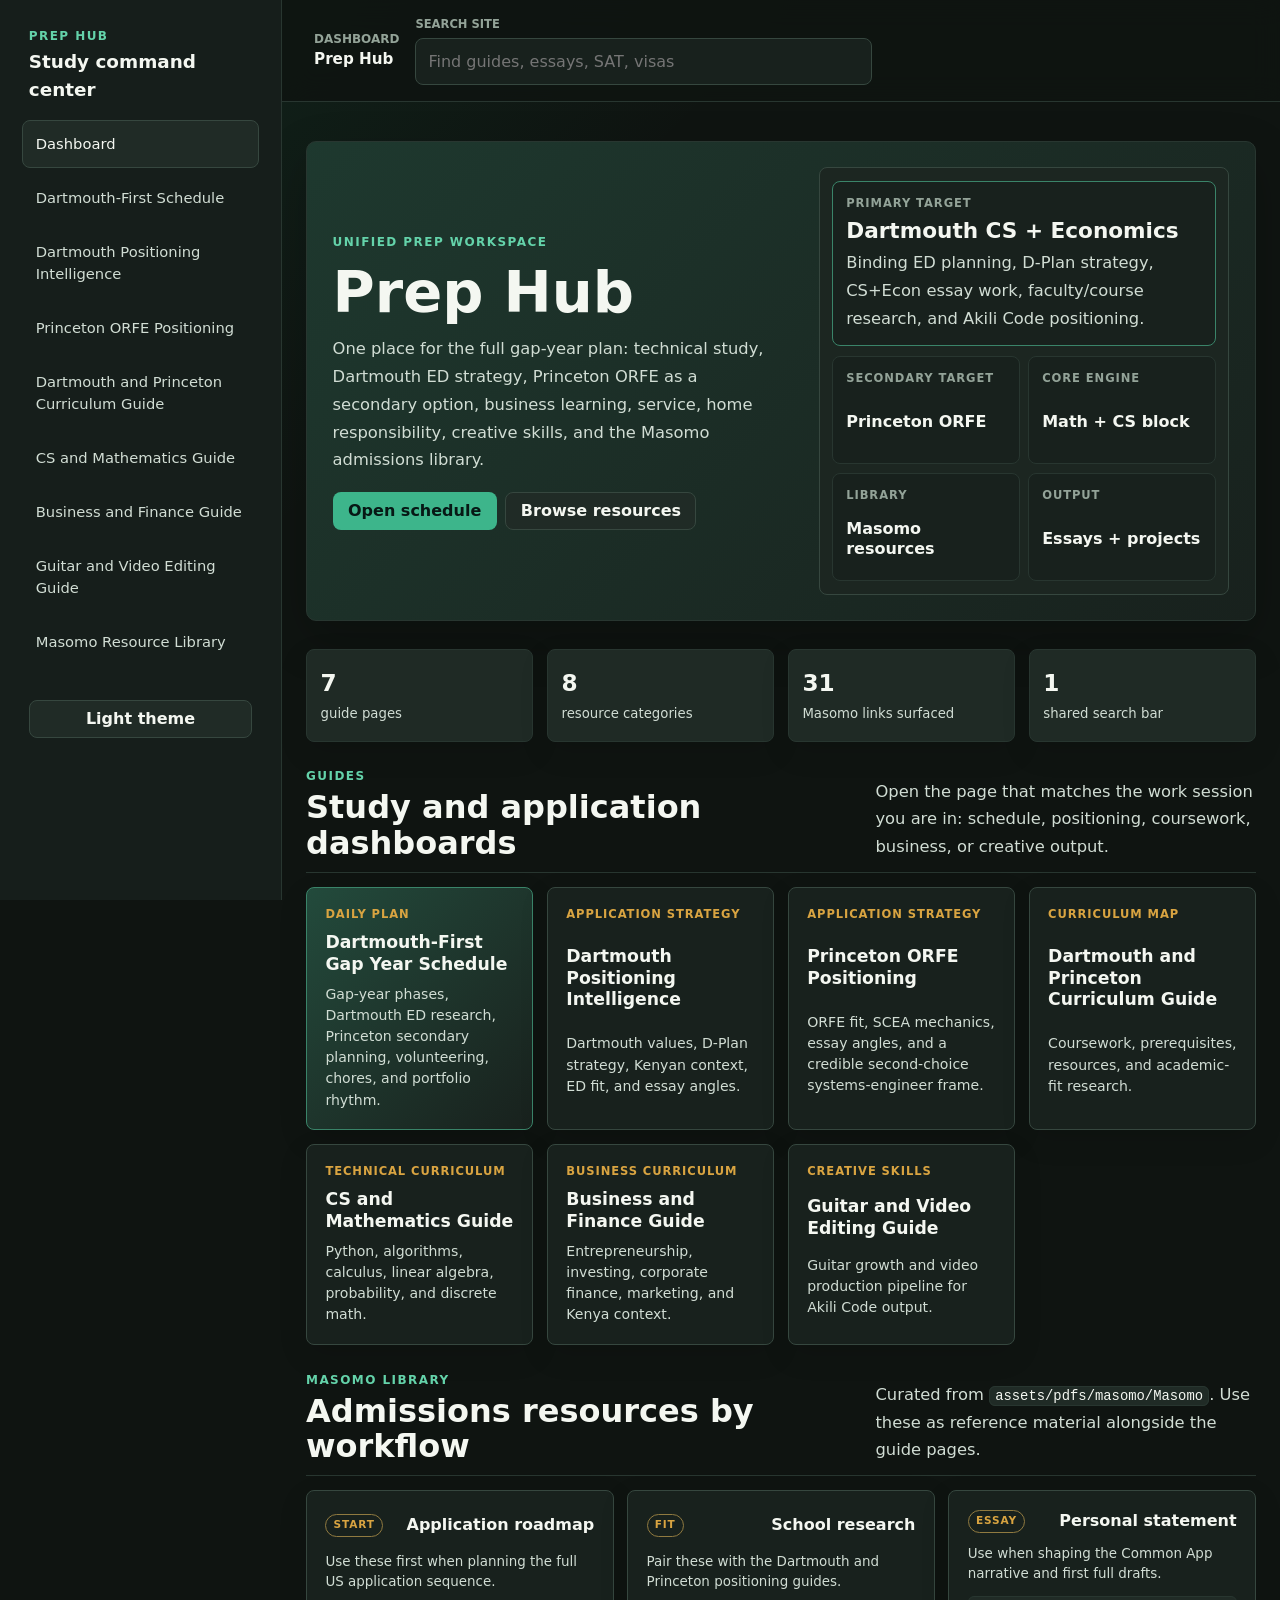
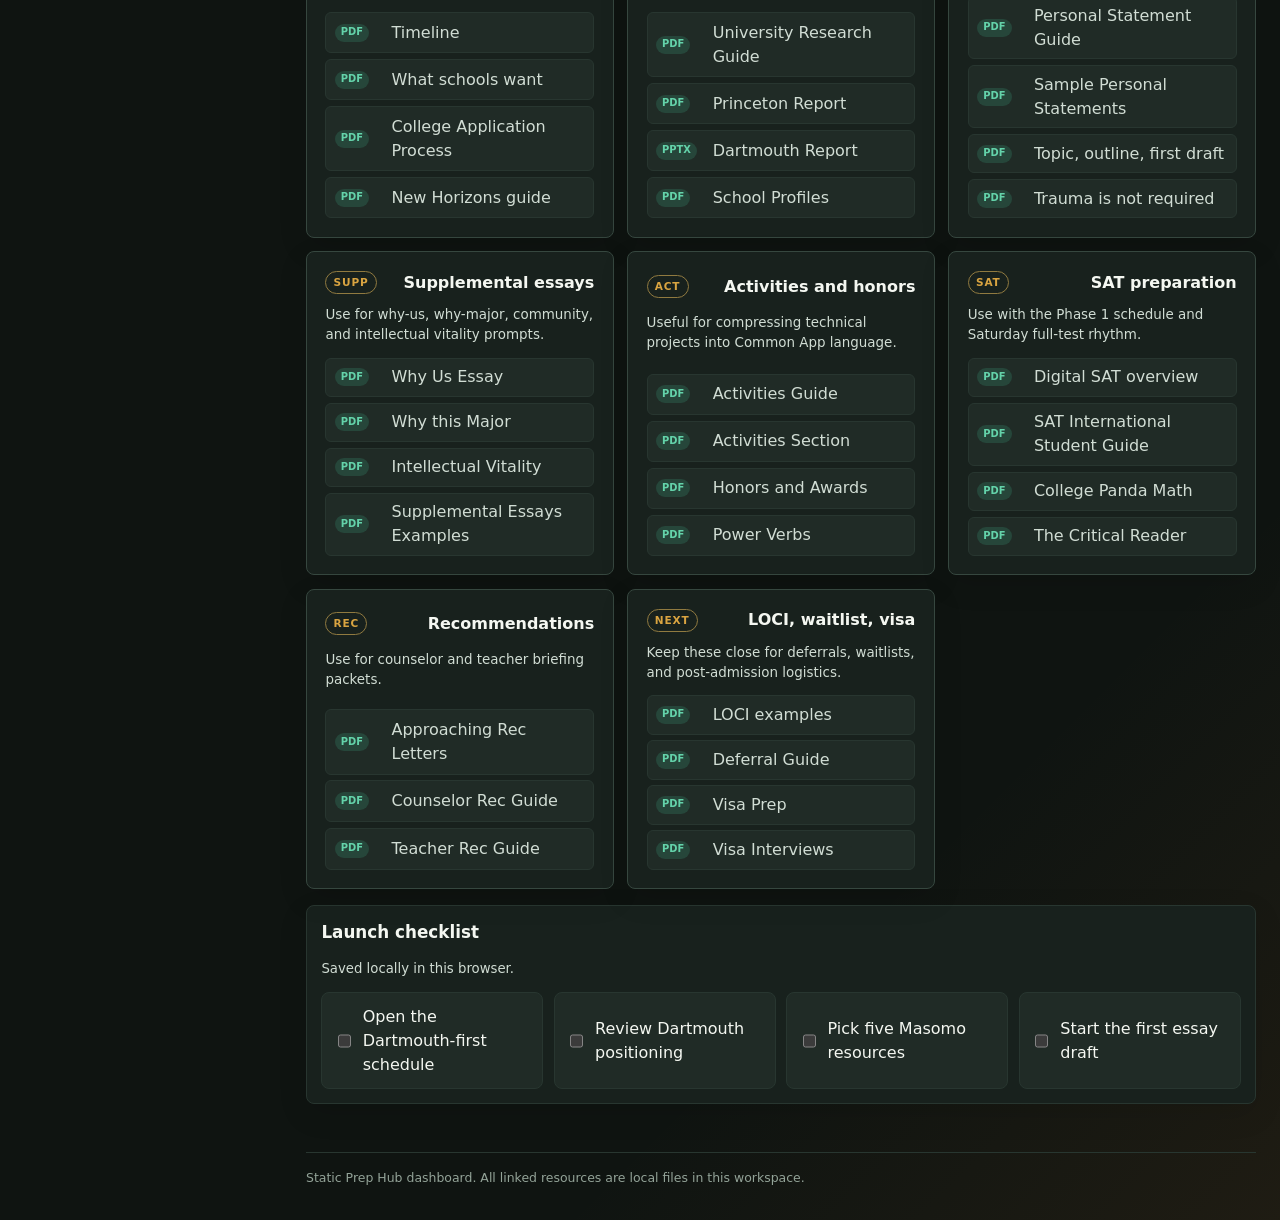
<file: index.html>
<!doctype html>
<html lang="en">
<head>
  <meta charset="utf-8">
  <meta name="viewport" content="width=device-width, initial-scale=1">
  <meta name="description" content="Prep Hub dashboard for study schedules, application positioning guides, and Masomo admissions resources.">
  <title>Prep Hub | Dashboard</title>
  <link rel="stylesheet" href="assets/css/style.css">
  <script src="assets/js/main.js" defer></script>
</head>
<body data-page="index">
  <a class="skip-link" href="#main-content">Skip to main content</a>
  <div class="site-shell">
    <aside class="sidebar" id="site-sidebar">
      <a class="brand" href="index.html">
        <span class="brand-mark">Prep Hub</span>
        <span class="brand-name">Study command center</span>
      </a>
      <nav class="site-nav" aria-label="Guide navigation">
        <a href="index.html" class="active">Dashboard</a>
        <a href="pages/dartmouth_cs_econ_study_schedule.html">Dartmouth-First Schedule</a>
        <a href="pages/dartmouth_positioning_intelligence.html">Dartmouth Positioning Intelligence</a>
        <a href="pages/princeton_orfe_positioning_guide.html">Princeton ORFE Positioning</a>
        <a href="pages/dartmouth_princeton_curriculum_guide.html">Dartmouth and Princeton Curriculum Guide</a>
        <a href="pages/cs_math_full_guide.html">CS and Mathematics Guide</a>
        <a href="pages/business_finance_full_guide.html">Business and Finance Guide</a>
        <a href="pages/guitar_video_editing_guide.html">Guitar and Video Editing Guide</a>
        <a href="#masomo-library">Masomo Resource Library</a>
      </nav>
      <div class="sidebar-tools">
        <button type="button" class="theme-toggle" id="theme-toggle" aria-label="Toggle light theme">Toggle theme</button>
      </div>
    </aside>

    <div class="page-frame">
      <header class="topbar">
        <button type="button" class="menu-toggle" id="menu-toggle" aria-controls="site-sidebar" aria-expanded="false">Menu</button>
        <div class="topbar-title">
          <div class="crumb">Dashboard</div>
          <div class="current-title">Prep Hub</div>
        </div>
        <label class="search-field">
          <span>Search site</span>
          <input id="searchInput" type="search" autocomplete="off" placeholder="Find guides, essays, SAT, visas">
        </label>
      </header>

      <main id="main-content" class="content" tabindex="-1" data-search-scope>
        <header class="dashboard-hero index-hero">
          <div class="hero-copy">
            <div class="eyebrow">Unified prep workspace</div>
            <h1>Prep Hub</h1>
            <p>One place for the full gap-year plan: technical study, Dartmouth ED strategy, Princeton ORFE as a secondary option, business learning, service, home responsibility, creative skills, and the Masomo admissions library.</p>
            <div class="hero-actions">
              <a class="button-link primary-action" href="pages/dartmouth_cs_econ_study_schedule.html">Open schedule</a>
              <a class="button-link" href="#masomo-library">Browse resources</a>
            </div>
          </div>

          <section class="hero-panel" aria-label="Dashboard overview">
            <div class="signal-card signal-primary">
              <span>Primary target</span>
              <strong>Dartmouth CS + Economics</strong>
              <p>Binding ED planning, D-Plan strategy, CS+Econ essay work, faculty/course research, and Akili Code positioning.</p>
            </div>
            <div class="signal-grid">
              <div class="signal-card">
                <span>Secondary target</span>
                <strong>Princeton ORFE</strong>
              </div>
              <div class="signal-card">
                <span>Core engine</span>
                <strong>Math + CS block</strong>
              </div>
              <div class="signal-card">
                <span>Library</span>
                <strong>Masomo resources</strong>
              </div>
              <div class="signal-card">
                <span>Output</span>
                <strong>Essays + projects</strong>
              </div>
            </div>
          </section>
        </header>

        <section class="dashboard-stats compact-stats" aria-label="Site stats">
          <div class="dashboard-stat"><strong>7</strong><span>guide pages</span></div>
          <div class="dashboard-stat"><strong>8</strong><span>resource categories</span></div>
          <div class="dashboard-stat"><strong>31</strong><span>Masomo links surfaced</span></div>
          <div class="dashboard-stat"><strong>1</strong><span>shared search bar</span></div>
        </section>

        <section class="section-block" aria-labelledby="guide-title">
          <div class="section-heading">
            <div>
              <span class="eyebrow">Guides</span>
              <h2 id="guide-title">Study and application dashboards</h2>
            </div>
            <p>Open the page that matches the work session you are in: schedule, positioning, coursework, business, or creative output.</p>
          </div>

          <div class="dashboard-grid guide-grid">
            <a class="dashboard-card nav-card card-feature" href="pages/dartmouth_cs_econ_study_schedule.html" data-search-item>
              <span class="card-eyebrow">Daily plan</span>
              <h3>Dartmouth-First Gap Year Schedule</h3>
              <p>Gap-year phases, Dartmouth ED research, Princeton secondary planning, volunteering, chores, and portfolio rhythm.</p>
            </a>
            <a class="dashboard-card nav-card" href="pages/dartmouth_positioning_intelligence.html" data-search-item>
              <span class="card-eyebrow">Application strategy</span>
              <h3>Dartmouth Positioning Intelligence</h3>
              <p>Dartmouth values, D-Plan strategy, Kenyan context, ED fit, and essay angles.</p>
            </a>
            <a class="dashboard-card nav-card" href="pages/princeton_orfe_positioning_guide.html" data-search-item>
              <span class="card-eyebrow">Application strategy</span>
              <h3>Princeton ORFE Positioning</h3>
              <p>ORFE fit, SCEA mechanics, essay angles, and a credible second-choice systems-engineer frame.</p>
            </a>
            <a class="dashboard-card nav-card" href="pages/dartmouth_princeton_curriculum_guide.html" data-search-item>
              <span class="card-eyebrow">Curriculum map</span>
              <h3>Dartmouth and Princeton Curriculum Guide</h3>
              <p>Coursework, prerequisites, resources, and academic-fit research.</p>
            </a>
            <a class="dashboard-card nav-card" href="pages/cs_math_full_guide.html" data-search-item>
              <span class="card-eyebrow">Technical curriculum</span>
              <h3>CS and Mathematics Guide</h3>
              <p>Python, algorithms, calculus, linear algebra, probability, and discrete math.</p>
            </a>
            <a class="dashboard-card nav-card" href="pages/business_finance_full_guide.html" data-search-item>
              <span class="card-eyebrow">Business curriculum</span>
              <h3>Business and Finance Guide</h3>
              <p>Entrepreneurship, investing, corporate finance, marketing, and Kenya context.</p>
            </a>
            <a class="dashboard-card nav-card" href="pages/guitar_video_editing_guide.html" data-search-item>
              <span class="card-eyebrow">Creative skills</span>
              <h3>Guitar and Video Editing Guide</h3>
              <p>Guitar growth and video production pipeline for Akili Code output.</p>
            </a>
          </div>
        </section>

        <section id="masomo-library" class="section-block" aria-labelledby="masomo-title">
          <div class="section-heading">
            <div>
              <span class="eyebrow">Masomo library</span>
              <h2 id="masomo-title">Admissions resources by workflow</h2>
            </div>
            <p>Curated from <code>assets/pdfs/masomo/Masomo</code>. Use these as reference material alongside the guide pages.</p>
          </div>

          <div class="resource-grid">
            <article class="resource-category" data-search-item>
              <div class="resource-category-head">
                <span class="resource-code">START</span>
                <h3>Application roadmap</h3>
              </div>
              <p>Use these first when planning the full US application sequence.</p>
              <div class="resource-links">
                <a href="assets/pdfs/masomo/Masomo/Step by Step Guide-20250516T192802Z-1-001/Step by Step Guide/1 Timeline.pdf"><span>PDF</span> Timeline</a>
                <a href="assets/pdfs/masomo/Masomo/Step by Step Guide-20250516T192802Z-1-001/Step by Step Guide/3 What schools want.pdf"><span>PDF</span> What schools want</a>
                <a href="assets/pdfs/masomo/Masomo/The Process-20250516T192816Z-1-001/The Process/College Application Process.pdf"><span>PDF</span> College Application Process</a>
                <a href="assets/pdfs/masomo/Masomo/General Guides-20250516T192657Z-1-001/General Guides/New Horizons - A Guide to Applying to US Colleges.pdf"><span>PDF</span> New Horizons guide</a>
              </div>
            </article>

            <article class="resource-category" data-search-item>
              <div class="resource-category-head">
                <span class="resource-code">FIT</span>
                <h3>School research</h3>
              </div>
              <p>Pair these with the Dartmouth and Princeton positioning guides.</p>
              <div class="resource-links">
                <a href="assets/pdfs/masomo/Masomo/General Guides-20250516T192657Z-1-001/General Guides/University Research Guide.pdf"><span>PDF</span> University Research Guide</a>
                <a href="assets/pdfs/masomo/Masomo/Insider Information-20250516T192736Z-1-001/Insider Information/Princeton Report 2.pdf"><span>PDF</span> Princeton Report</a>
                <a href="assets/pdfs/masomo/Masomo/Insider Information-20250516T192736Z-1-001/Insider Information/Dartmouth Report.pptx"><span>PPTX</span> Dartmouth Report</a>
                <a href="assets/pdfs/masomo/Masomo/Insider Information-20250516T192736Z-1-001/Insider Information/School Profiles.pdf"><span>PDF</span> School Profiles</a>
              </div>
            </article>

            <article class="resource-category" data-search-item>
              <div class="resource-category-head">
                <span class="resource-code">ESSAY</span>
                <h3>Personal statement</h3>
              </div>
              <p>Use when shaping the Common App narrative and first full drafts.</p>
              <div class="resource-links">
                <a href="assets/pdfs/masomo/Masomo/Essay Writing-20250516T192652Z-1-001/Essay Writing/Personal Statement Guide.pdf"><span>PDF</span> Personal Statement Guide</a>
                <a href="assets/pdfs/masomo/Masomo/Essay Writing-20250516T192652Z-1-001/Essay Writing/Sample Personal Statements.pdf"><span>PDF</span> Sample Personal Statements</a>
                <a href="assets/pdfs/masomo/Masomo/Essay Writing-20250516T192652Z-1-001/Essay Writing/Picking a Topic, Outlining &amp; Writing a First Draft.pdf"><span>PDF</span> Topic, outline, first draft</a>
                <a href="assets/pdfs/masomo/Masomo/Essay Writing-20250516T192652Z-1-001/Essay Writing/Why You Don’t Have to Write about Trauma in Your College Essay to Stand Out.pdf"><span>PDF</span> Trauma is not required</a>
              </div>
            </article>

            <article class="resource-category" data-search-item>
              <div class="resource-category-head">
                <span class="resource-code">SUPP</span>
                <h3>Supplemental essays</h3>
              </div>
              <p>Use for why-us, why-major, community, and intellectual vitality prompts.</p>
              <div class="resource-links">
                <a href="assets/pdfs/masomo/Masomo/Supplementary Essays-20250516T192808Z-1-001/Supplementary Essays/Why Us Essay.pdf"><span>PDF</span> Why Us Essay</a>
                <a href="assets/pdfs/masomo/Masomo/Supplementary Essays-20250516T192808Z-1-001/Supplementary Essays/Why this Major.pdf"><span>PDF</span> Why this Major</a>
                <a href="assets/pdfs/masomo/Masomo/Supplementary Essays-20250516T192808Z-1-001/Supplementary Essays/Intellectual Vitality.pdf"><span>PDF</span> Intellectual Vitality</a>
                <a href="assets/pdfs/masomo/Masomo/Supplementary Essays-20250516T192808Z-1-001/Supplementary Essays/Supplemental Essays Examples.pdf"><span>PDF</span> Supplemental Essays Examples</a>
              </div>
            </article>

            <article class="resource-category" data-search-item>
              <div class="resource-category-head">
                <span class="resource-code">ACT</span>
                <h3>Activities and honors</h3>
              </div>
              <p>Useful for compressing technical projects into Common App language.</p>
              <div class="resource-links">
                <a href="assets/pdfs/masomo/Masomo/Honors-Activities-20250516T192702Z-1-001/Honors-Activities/Activities Guide.pdf"><span>PDF</span> Activities Guide</a>
                <a href="assets/pdfs/masomo/Masomo/Honors-Activities-20250516T192702Z-1-001/Honors-Activities/Activities Section.pdf"><span>PDF</span> Activities Section</a>
                <a href="assets/pdfs/masomo/Masomo/Honors-Activities-20250516T192702Z-1-001/Honors-Activities/The Honors and Awards Section.pdf"><span>PDF</span> Honors and Awards</a>
                <a href="assets/pdfs/masomo/Masomo/Honors-Activities-20250516T192702Z-1-001/Honors-Activities/Power Verbs.pdf"><span>PDF</span> Power Verbs</a>
              </div>
            </article>

            <article class="resource-category" data-search-item>
              <div class="resource-category-head">
                <span class="resource-code">SAT</span>
                <h3>SAT preparation</h3>
              </div>
              <p>Use with the Phase 1 schedule and Saturday full-test rhythm.</p>
              <div class="resource-links">
                <a href="assets/pdfs/masomo/Masomo/SAT-20250516T192759Z-1-001/Digital SAT Specifications Overview.pdf"><span>PDF</span> Digital SAT overview</a>
                <a href="assets/pdfs/masomo/Masomo/SAT-20250516T192759Z-1-001/SAT International Student Guide.pdf"><span>PDF</span> SAT International Student Guide</a>
                <a href="assets/pdfs/masomo/Masomo/SAT-20250516T192759Z-1-001/SAT/College Panda Math.pdf"><span>PDF</span> College Panda Math</a>
                <a href="assets/pdfs/masomo/Masomo/SAT-20250516T192759Z-1-001/SAT/Erica  The Critical Reader.pdf"><span>PDF</span> The Critical Reader</a>
              </div>
            </article>

            <article class="resource-category" data-search-item>
              <div class="resource-category-head">
                <span class="resource-code">REC</span>
                <h3>Recommendations</h3>
              </div>
              <p>Use for counselor and teacher briefing packets.</p>
              <div class="resource-links">
                <a href="assets/pdfs/masomo/Masomo/Recommendations-20250516T192740Z-1-001/Recommendations/Guides/Approaching Rec Letters.pdf"><span>PDF</span> Approaching Rec Letters</a>
                <a href="assets/pdfs/masomo/Masomo/Recommendations-20250516T192740Z-1-001/Recommendations/Guides/Counselor Rec Guide.pdf"><span>PDF</span> Counselor Rec Guide</a>
                <a href="assets/pdfs/masomo/Masomo/Recommendations-20250516T192740Z-1-001/Recommendations/Guides/Teacher Recommendation Letter Guide.pdf"><span>PDF</span> Teacher Rec Guide</a>
              </div>
            </article>

            <article class="resource-category" data-search-item>
              <div class="resource-category-head">
                <span class="resource-code">NEXT</span>
                <h3>LOCI, waitlist, visa</h3>
              </div>
              <p>Keep these close for deferrals, waitlists, and post-admission logistics.</p>
              <div class="resource-links">
                <a href="assets/pdfs/masomo/Masomo/Loci/[For Students] LOCI Examples - Updated in 2024.pdf"><span>PDF</span> LOCI examples</a>
                <a href="assets/pdfs/masomo/Masomo/Loci/Student Resource - Deferral Guide 2024 (Client-Facing).pdf"><span>PDF</span> Deferral Guide</a>
                <a href="assets/pdfs/masomo/Masomo/Visa Interviews-20250516T192847Z-1-001/Visa Interviews/Visa Prep.pdf"><span>PDF</span> Visa Prep</a>
                <a href="assets/pdfs/masomo/Masomo/Visa Interviews-20250516T192847Z-1-001/Visa Interviews/Visa Interviews.pdf"><span>PDF</span> Visa Interviews</a>
              </div>
            </article>
          </div>
        </section>

        <section class="progress-board" aria-labelledby="progress-title">
          <h2 id="progress-title">Launch checklist</h2>
          <p>Saved locally in this browser.</p>
          <div class="progress-grid">
            <label><input class="progress" id="progress-open-schedule" type="checkbox"> Open the Dartmouth-first schedule</label>
            <label><input class="progress" id="progress-review-dartmouth" type="checkbox"> Review Dartmouth positioning</label>
            <label><input class="progress" id="progress-map-masomo" type="checkbox"> Pick five Masomo resources</label>
            <label><input class="progress" id="progress-essay-draft" type="checkbox"> Start the first essay draft</label>
          </div>
        </section>
      </main>

      <footer class="footer">Static Prep Hub dashboard. All linked resources are local files in this workspace.</footer>
    </div>
  </div>
</body>
</html>
</file>
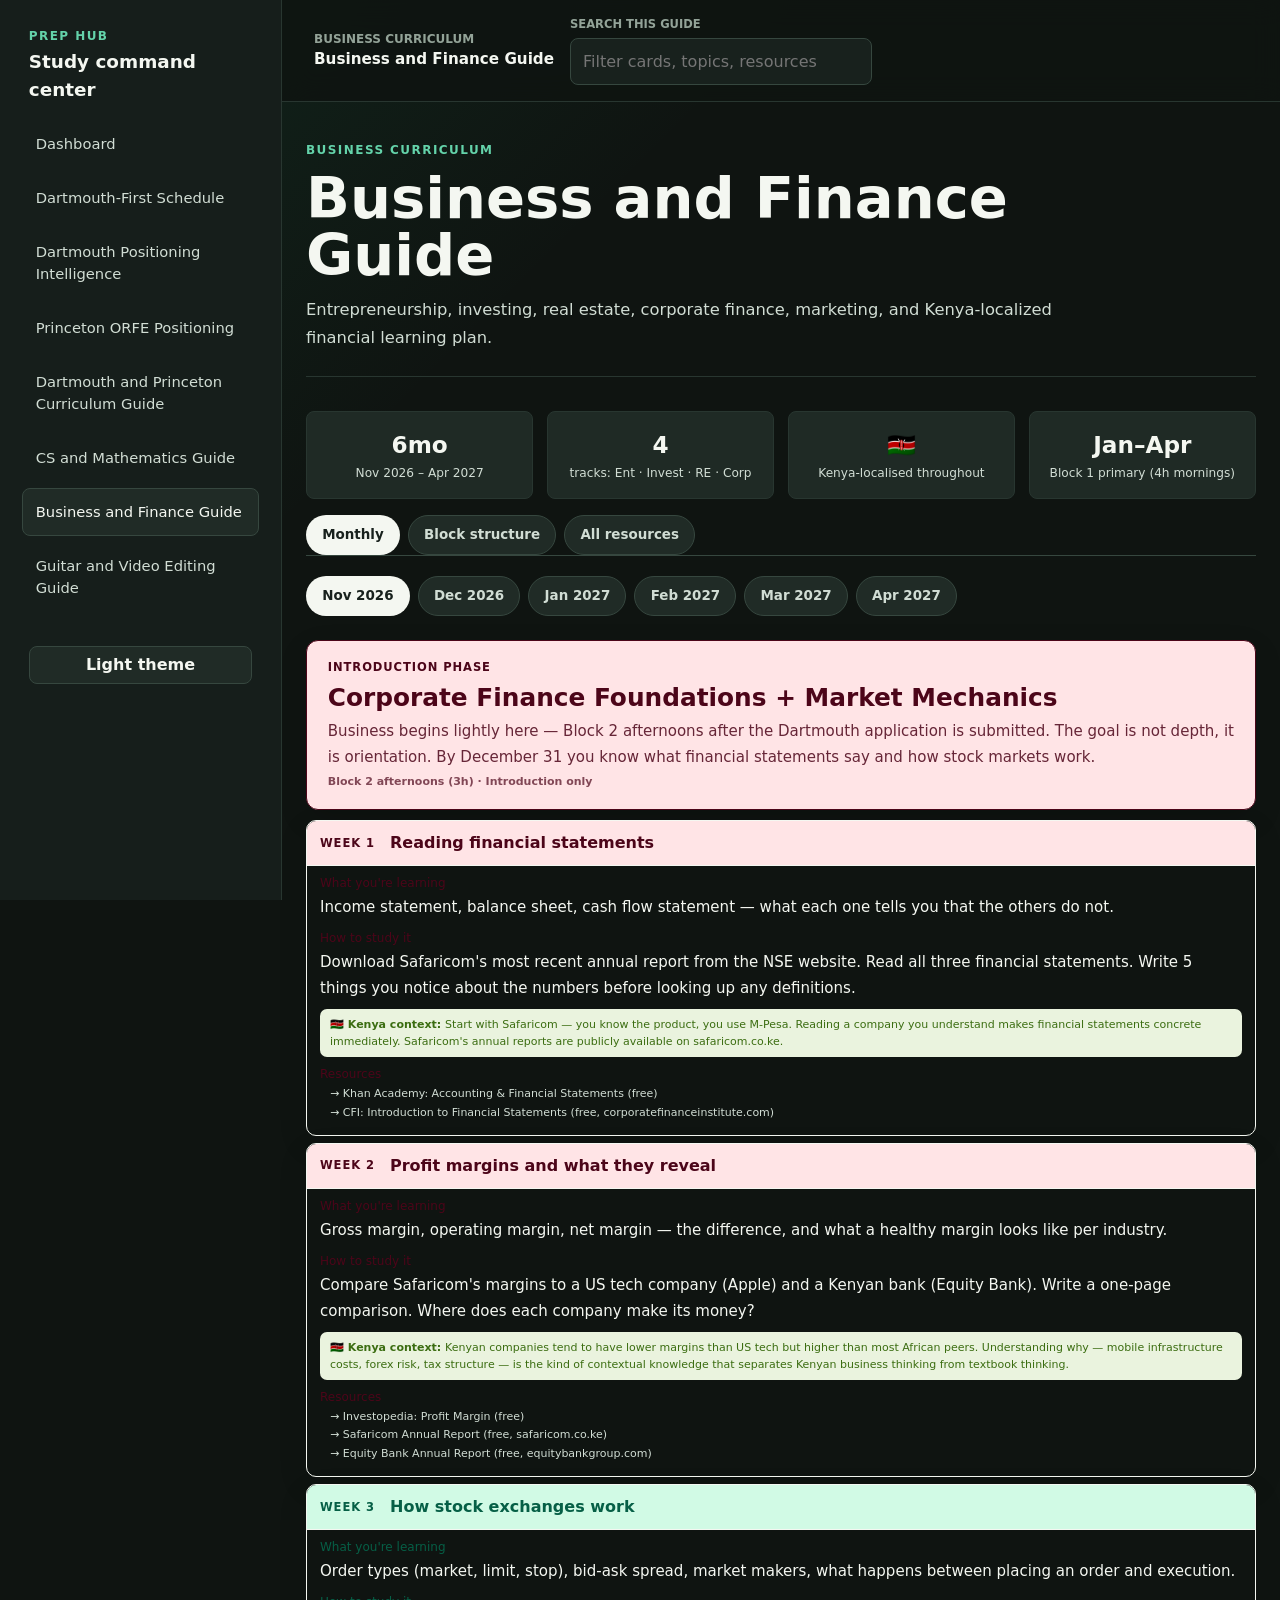
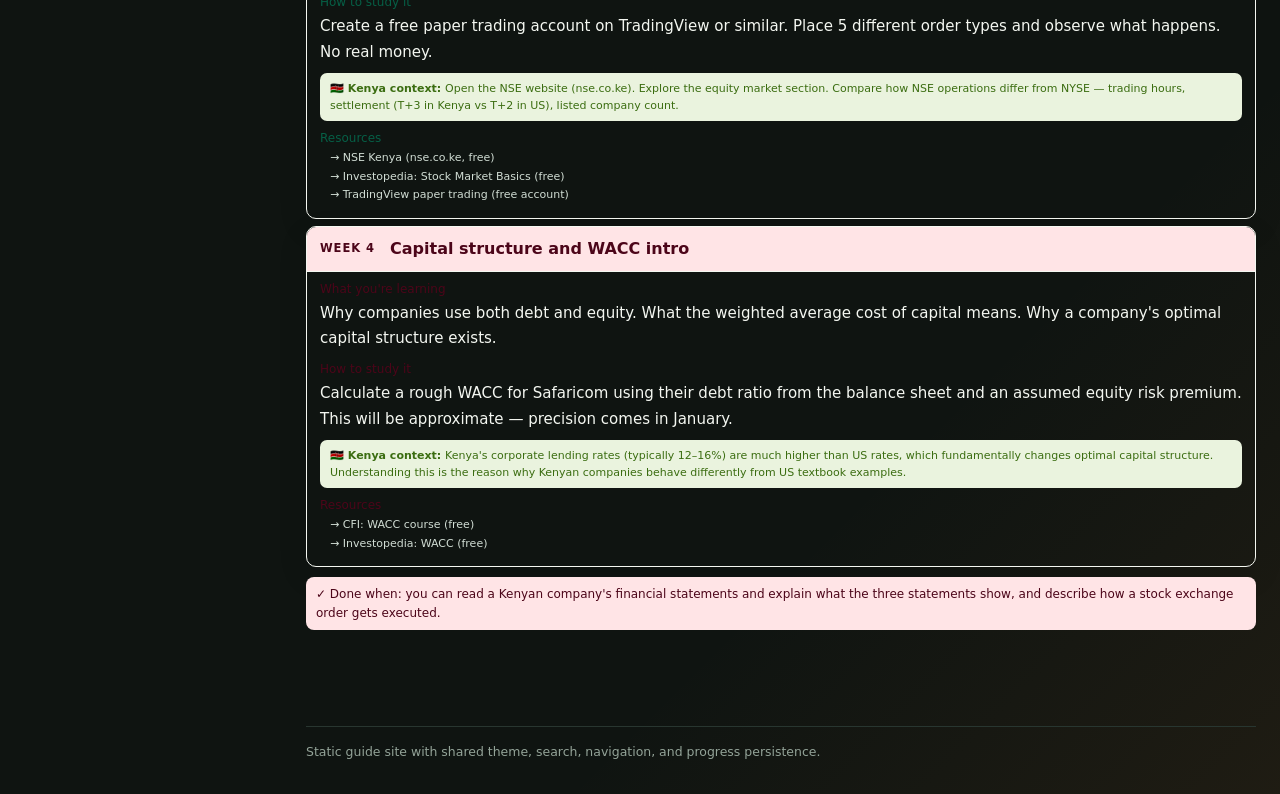
<file: pages/business_finance_full_guide.html>
<!doctype html>
<html lang="en">
<head>
  <meta charset="utf-8">
  <meta name="viewport" content="width=device-width, initial-scale=1">
  <meta name="description" content="Entrepreneurship, investing, real estate, corporate finance, marketing, and Kenya-localized financial learning plan.">
  <title>Business and Finance Guide | Prep Hub</title>
  <link rel="stylesheet" href="../assets/css/style.css">
  <script src="../assets/js/main.js" defer></script>
</head>
<body data-page="business_finance_full_guide">
  <a class="skip-link" href="#main-content">Skip to main content</a>
  <div class="site-shell">
    <aside class="sidebar" id="site-sidebar">
      <a class="brand" href="../index.html">
        <span class="brand-mark">Prep Hub</span>
        <span class="brand-name">Study command center</span>
      </a>
      <nav class="site-nav" aria-label="Guide navigation">
        <a href="../index.html">Dashboard</a>
        <a href="dartmouth_cs_econ_study_schedule.html">Dartmouth-First Schedule</a>
        <a href="dartmouth_positioning_intelligence.html">Dartmouth Positioning Intelligence</a>
        <a href="princeton_orfe_positioning_guide.html">Princeton ORFE Positioning</a>
        <a href="dartmouth_princeton_curriculum_guide.html">Dartmouth and Princeton Curriculum Guide</a>
        <a href="cs_math_full_guide.html">CS and Mathematics Guide</a>
        <a href="business_finance_full_guide.html" class="active">Business and Finance Guide</a>
        <a href="guitar_video_editing_guide.html">Guitar and Video Editing Guide</a>
      </nav>
      <div class="sidebar-tools">
        <button type="button" class="theme-toggle" id="theme-toggle" aria-label="Toggle light theme">Toggle theme</button>
      </div>
    </aside>
    <div class="page-frame">
      <header class="topbar">
        <button type="button" class="menu-toggle" id="menu-toggle" aria-controls="site-sidebar" aria-expanded="false">Menu</button>
        <div class="topbar-title">
          <div class="crumb">Business curriculum</div>
          <div class="current-title">Business and Finance Guide</div>
        </div>
        <label class="search-field">
          <span>Search this guide</span>
          <input id="searchInput" type="search" autocomplete="off" placeholder="Filter cards, topics, resources">
        </label>
      </header>
      <main id="main-content" class="content" tabindex="-1">
        <header class="page-hero">
          <div class="eyebrow">Business curriculum</div>
          <h1>Business and Finance Guide</h1>
          <p>Entrepreneurship, investing, real estate, corporate finance, marketing, and Kenya-localized financial learning plan.</p>
        </header>
        <section class="guide-panel" data-search-scope>
<div class="guide-shell"><div class="stat-row">
  <div class="stat"><div class="stat-v">6mo</div><div class="stat-l">Nov 2026 – Apr 2027</div></div>
  <div class="stat"><div class="stat-v">4</div><div class="stat-l">tracks: Ent · Invest · RE · Corp</div></div>
  <div class="stat"><div class="stat-v">🇰🇪</div><div class="stat-l">Kenya-localised throughout</div></div>
  <div class="stat"><div class="stat-v">Jan–Apr</div><div class="stat-l">Block 1 primary (4h mornings)</div></div>
</div>
<div class="tabs" id="tabs"></div>
<div class="mbar" id="mbar"></div>
<div id="body"></div>
</div>
        </section>
      </main>
      <footer class="footer">Static guide site with shared theme, search, navigation, and progress persistence.</footer>
    </div>
  </div>
</body>
</html>
</file>
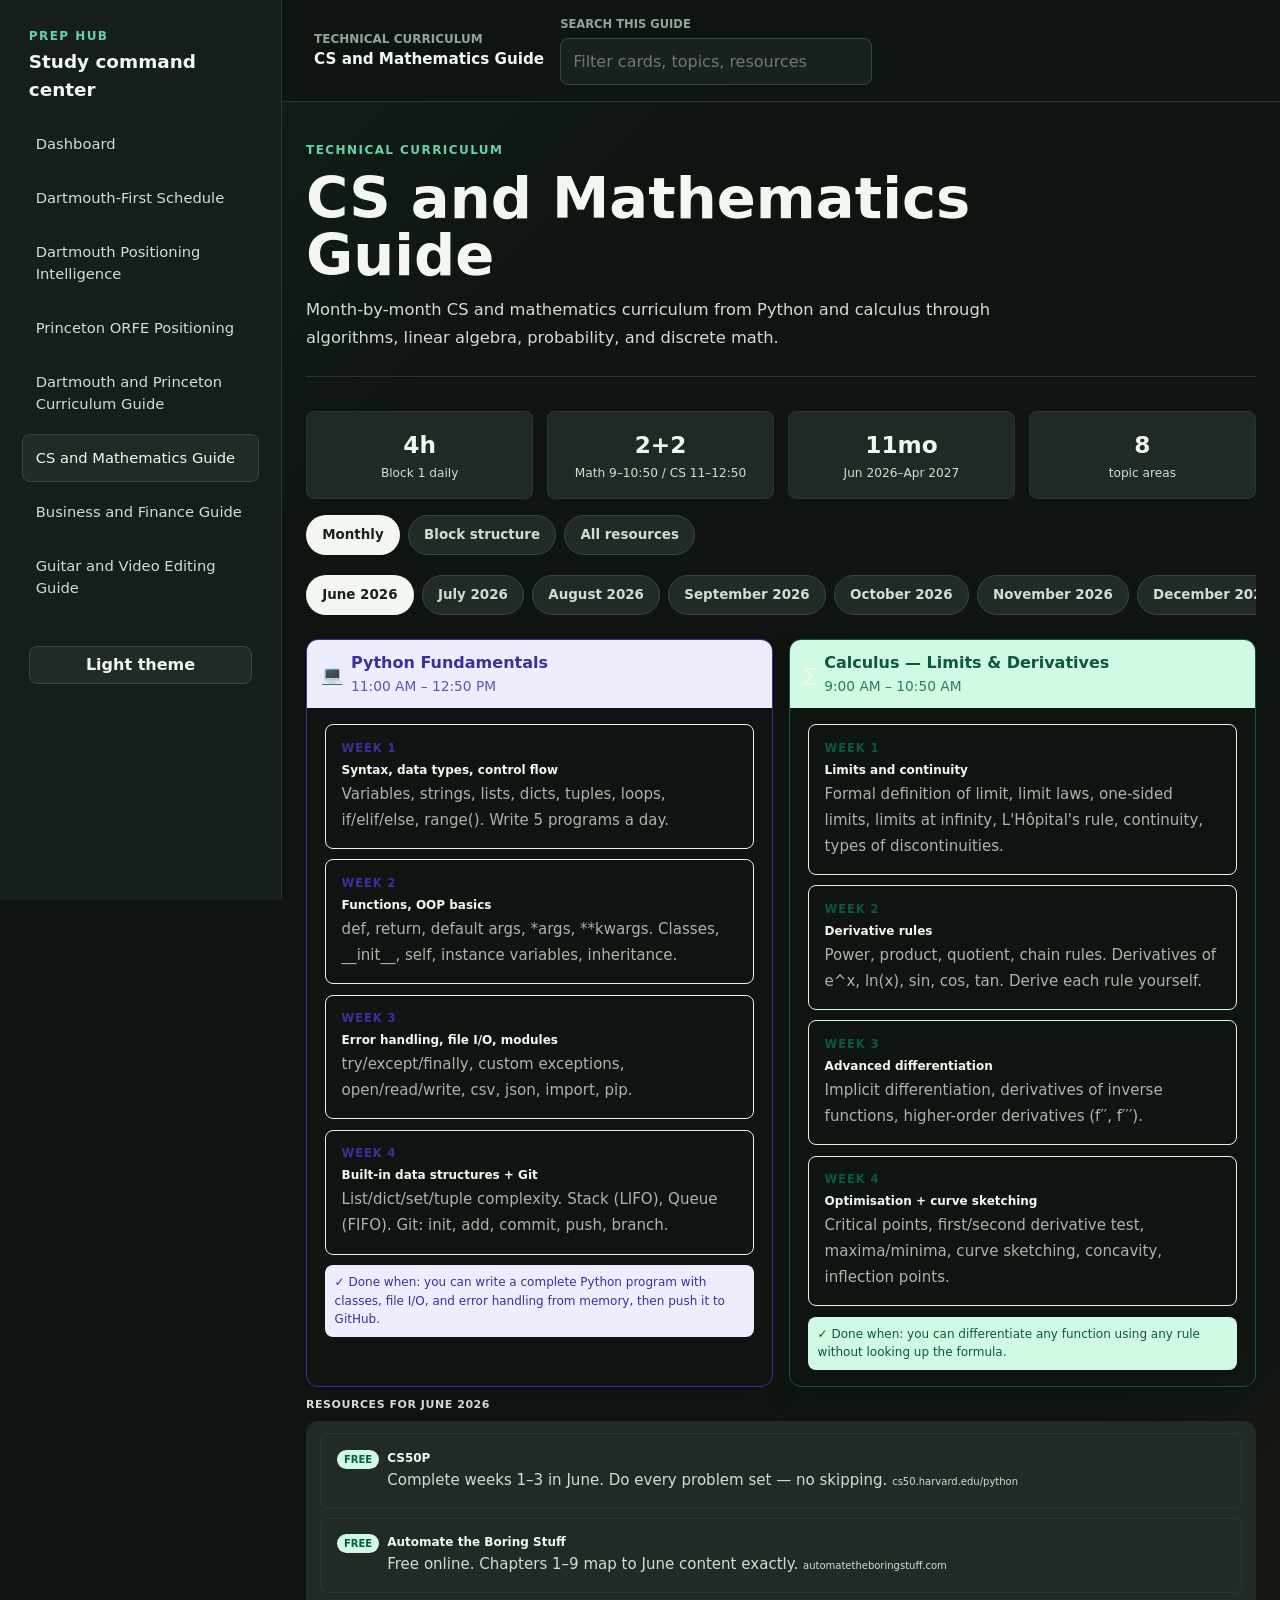
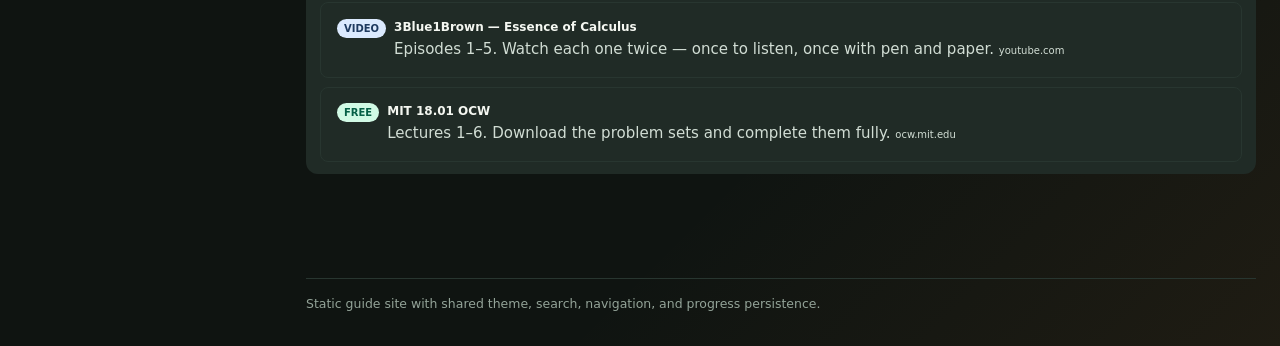
<file: pages/cs_math_full_guide.html>
<!doctype html>
<html lang="en">
<head>
  <meta charset="utf-8">
  <meta name="viewport" content="width=device-width, initial-scale=1">
  <meta name="description" content="Month-by-month CS and mathematics curriculum from Python and calculus through algorithms, linear algebra, probability, and discrete math.">
  <title>CS and Mathematics Guide | Prep Hub</title>
  <link rel="stylesheet" href="../assets/css/style.css">
  <script src="../assets/js/main.js" defer></script>
</head>
<body data-page="cs_math_full_guide">
  <a class="skip-link" href="#main-content">Skip to main content</a>
  <div class="site-shell">
    <aside class="sidebar" id="site-sidebar">
      <a class="brand" href="../index.html">
        <span class="brand-mark">Prep Hub</span>
        <span class="brand-name">Study command center</span>
      </a>
      <nav class="site-nav" aria-label="Guide navigation">
        <a href="../index.html">Dashboard</a>
        <a href="dartmouth_cs_econ_study_schedule.html">Dartmouth-First Schedule</a>
        <a href="dartmouth_positioning_intelligence.html">Dartmouth Positioning Intelligence</a>
        <a href="princeton_orfe_positioning_guide.html">Princeton ORFE Positioning</a>
        <a href="dartmouth_princeton_curriculum_guide.html">Dartmouth and Princeton Curriculum Guide</a>
        <a href="cs_math_full_guide.html" class="active">CS and Mathematics Guide</a>
        <a href="business_finance_full_guide.html">Business and Finance Guide</a>
        <a href="guitar_video_editing_guide.html">Guitar and Video Editing Guide</a>
      </nav>
      <div class="sidebar-tools">
        <button type="button" class="theme-toggle" id="theme-toggle" aria-label="Toggle light theme">Toggle theme</button>
      </div>
    </aside>
    <div class="page-frame">
      <header class="topbar">
        <button type="button" class="menu-toggle" id="menu-toggle" aria-controls="site-sidebar" aria-expanded="false">Menu</button>
        <div class="topbar-title">
          <div class="crumb">Technical curriculum</div>
          <div class="current-title">CS and Mathematics Guide</div>
        </div>
        <label class="search-field">
          <span>Search this guide</span>
          <input id="searchInput" type="search" autocomplete="off" placeholder="Filter cards, topics, resources">
        </label>
      </header>
      <main id="main-content" class="content" tabindex="-1">
        <header class="page-hero">
          <div class="eyebrow">Technical curriculum</div>
          <h1>CS and Mathematics Guide</h1>
          <p>Month-by-month CS and mathematics curriculum from Python and calculus through algorithms, linear algebra, probability, and discrete math.</p>
        </header>
        <section class="guide-panel" data-search-scope>
<div class="guide-shell"><div class="stat-row">
  <div class="stat"><div class="stat-v">4h</div><div class="stat-l">Block 1 daily</div></div>
  <div class="stat"><div class="stat-v">2+2</div><div class="stat-l">Math 9–10:50 / CS 11–12:50</div></div>
  <div class="stat"><div class="stat-v">11mo</div><div class="stat-l">Jun 2026–Apr 2027</div></div>
  <div class="stat"><div class="stat-v">8</div><div class="stat-l">topic areas</div></div>
</div>
<div class="top-tabs" id="ttabs"></div>
<div class="month-bar" id="mbar"></div>
<div id="body"></div>
</div>
        </section>
      </main>
      <footer class="footer">Static guide site with shared theme, search, navigation, and progress persistence.</footer>
    </div>
  </div>
</body>
</html>
</file>
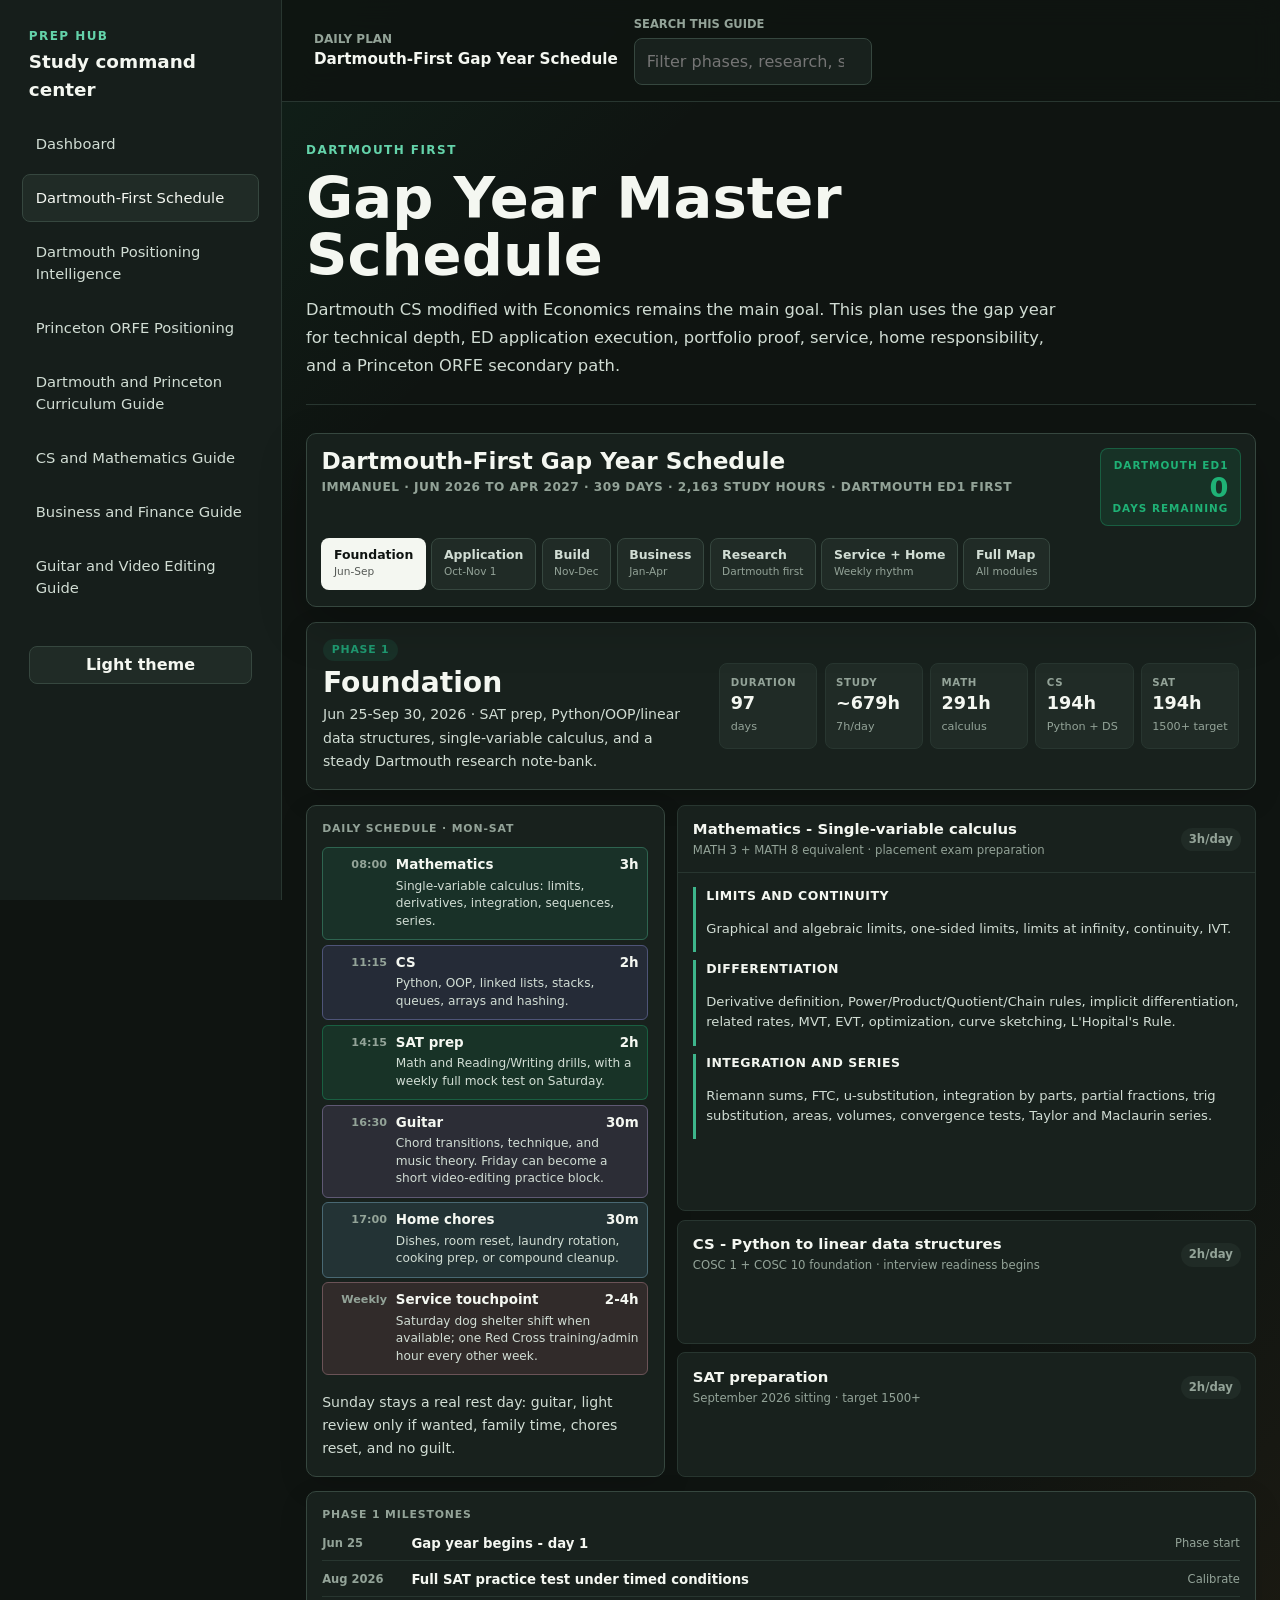
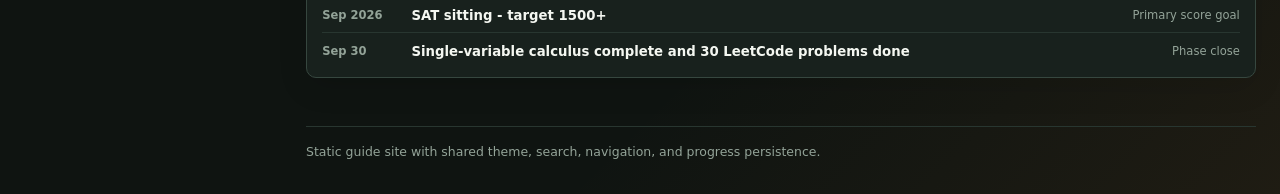
<file: pages/dartmouth_cs_econ_study_schedule.html>
<!doctype html>
<html lang="en">
<head>
  <meta charset="utf-8">
  <meta name="viewport" content="width=device-width, initial-scale=1">
  <meta name="description" content="Dartmouth-first gap year master schedule with study phases, application research, service commitments, home chores, and portfolio work.">
  <title>Dartmouth-First Gap Year Schedule | Prep Hub</title>
  <link rel="stylesheet" href="../assets/css/style.css">
  <script src="../assets/js/main.js" defer></script>
</head>
<body data-page="dartmouth_gap_year_schedule">
  <a class="skip-link" href="#main-content">Skip to main content</a>
  <div class="site-shell">
    <aside class="sidebar" id="site-sidebar">
      <a class="brand" href="../index.html">
        <span class="brand-mark">Prep Hub</span>
        <span class="brand-name">Study command center</span>
      </a>
      <nav class="site-nav" aria-label="Guide navigation">
        <a href="../index.html">Dashboard</a>
        <a href="dartmouth_cs_econ_study_schedule.html" class="active">Dartmouth-First Schedule</a>
        <a href="dartmouth_positioning_intelligence.html">Dartmouth Positioning Intelligence</a>
        <a href="princeton_orfe_positioning_guide.html">Princeton ORFE Positioning</a>
        <a href="dartmouth_princeton_curriculum_guide.html">Dartmouth and Princeton Curriculum Guide</a>
        <a href="cs_math_full_guide.html">CS and Mathematics Guide</a>
        <a href="business_finance_full_guide.html">Business and Finance Guide</a>
        <a href="guitar_video_editing_guide.html">Guitar and Video Editing Guide</a>
      </nav>
      <div class="sidebar-tools">
        <button type="button" class="theme-toggle" id="theme-toggle" aria-label="Toggle light theme">Toggle theme</button>
      </div>
    </aside>
    <div class="page-frame">
      <header class="topbar">
        <button type="button" class="menu-toggle" id="menu-toggle" aria-controls="site-sidebar" aria-expanded="false">Menu</button>
        <div class="topbar-title">
          <div class="crumb">Daily plan</div>
          <div class="current-title">Dartmouth-First Gap Year Schedule</div>
        </div>
        <label class="search-field">
          <span>Search this guide</span>
          <input id="searchInput" type="search" autocomplete="off" placeholder="Filter phases, research, service, chores">
        </label>
      </header>
      <main id="main-content" class="content" tabindex="-1">
        <header class="page-hero">
          <div class="eyebrow">Dartmouth first</div>
          <h1>Gap Year Master Schedule</h1>
          <p>Dartmouth CS modified with Economics remains the main goal. This plan uses the gap year for technical depth, ED application execution, portfolio proof, service, home responsibility, and a Princeton ORFE secondary path.</p>
        </header>
        <section class="guide-panel" data-search-scope>
          <h2 class="sr-only">Dartmouth-first gap year master schedule from June 2026 to April 2027, with research, volunteering, chores, and study phases.</h2>

          <style>
            .gy {
              --gy-math: #1f9b72;
              --gy-math-bg: rgba(31, 155, 114, 0.13);
              --gy-cs: #7c6ee6;
              --gy-cs-bg: rgba(124, 110, 230, 0.13);
              --gy-app: var(--dartmouth);
              --gy-app-bg: var(--dartmouth-bg);
              --gy-biz: #d19a32;
              --gy-biz-bg: rgba(209, 154, 50, 0.13);
              --gy-service: #d36b85;
              --gy-service-bg: rgba(211, 107, 133, 0.13);
              --gy-home: #6fa7d8;
              --gy-home-bg: rgba(111, 167, 216, 0.13);
              --gy-creative: #b07bdc;
              --gy-creative-bg: rgba(176, 123, 220, 0.13);
              display: grid;
              gap: 0.9rem;
            }

            body.light .gy {
              --gy-math: #08704f;
              --gy-math-bg: rgba(8, 112, 79, 0.1);
              --gy-cs: #4c42aa;
              --gy-cs-bg: rgba(76, 66, 170, 0.1);
              --gy-biz: #8a5b09;
              --gy-biz-bg: rgba(138, 91, 9, 0.1);
              --gy-service: #a83c59;
              --gy-service-bg: rgba(168, 60, 89, 0.1);
              --gy-home: #24688f;
              --gy-home-bg: rgba(36, 104, 143, 0.1);
              --gy-creative: #7142a6;
              --gy-creative-bg: rgba(113, 66, 166, 0.1);
            }

            .gy button {
              font: inherit;
            }

            .gy-top {
              position: sticky;
              top: 86px;
              z-index: 8;
              display: grid;
              gap: 0.75rem;
              border: 1px solid var(--border);
              border-radius: var(--radius-lg);
              background: color-mix(in srgb, var(--surface) 94%, var(--bg) 6%);
              box-shadow: var(--shadow);
              padding: 0.9rem;
            }

            .gy-top-row {
              display: flex;
              justify-content: space-between;
              gap: 1rem;
              align-items: start;
            }

            .gy-title {
              color: var(--text);
              font-size: clamp(1.1rem, 2vw, 1.45rem);
              font-weight: 850;
              line-height: 1.1;
            }

            .gy-sub {
              color: var(--text-muted);
              font-size: 0.76rem;
              font-weight: 750;
              letter-spacing: 0.04em;
              margin-top: 0.25rem;
              text-transform: uppercase;
            }

            .gy-count {
              min-width: 132px;
              border: 1px solid var(--dartmouth-bd);
              border-radius: var(--radius-md);
              background: var(--dartmouth-bg);
              color: var(--dartmouth);
              padding: 0.55rem 0.7rem;
              text-align: right;
            }

            .gy-count span {
              display: block;
              font-size: 0.65rem;
              font-weight: 900;
              letter-spacing: 0.1em;
              text-transform: uppercase;
            }

            .gy-count strong {
              display: block;
              font-size: 1.7rem;
              line-height: 1;
            }

            .gy-tabs {
              display: flex;
              gap: 0.35rem;
              overflow-x: auto;
              padding-bottom: 0.15rem;
              scrollbar-width: none;
            }

            .gy-tabs::-webkit-scrollbar {
              display: none;
            }

            .gy-tab {
              flex: 0 0 auto;
              border: 1px solid var(--border);
              border-radius: var(--radius-md);
              background: var(--surface-2);
              color: var(--text-soft);
              cursor: pointer;
              padding: 0.55rem 0.72rem;
              text-align: left;
            }

            .gy-tab strong,
            .gy-tab span {
              display: block;
            }

            .gy-tab strong {
              font-size: 0.78rem;
              line-height: 1.15;
            }

            .gy-tab span {
              color: var(--text-muted);
              font-size: 0.66rem;
              margin-top: 0.08rem;
            }

            .gy-tab[aria-selected="true"] {
              border-color: transparent;
              background: var(--text);
              color: var(--bg);
            }

            .gy-tab[aria-selected="true"] span {
              color: color-mix(in srgb, var(--bg) 70%, var(--text) 30%);
            }

            .gy-panel {
              display: none;
              animation: gyFade 0.16s ease;
            }

            .gy-panel.is-active {
              display: grid;
              gap: 0.9rem;
            }

            @keyframes gyFade {
              from { opacity: 0; transform: translateY(3px); }
              to { opacity: 1; transform: translateY(0); }
            }

            .gy-phase-head,
            .gy-card,
            .gy-milestones,
            .gy-note,
            .gy-map-card {
              border: 1px solid var(--border);
              border-radius: var(--radius-lg);
              background: var(--surface);
              box-shadow: 0 10px 30px rgba(0, 0, 0, 0.11);
            }

            .gy-phase-head {
              display: grid;
              grid-template-columns: minmax(0, 1fr) auto;
              gap: 1rem;
              align-items: center;
              padding: 1rem;
            }

            .gy-kicker {
              width: max-content;
              border-radius: 999px;
              padding: 0.18rem 0.55rem;
              font-size: 0.68rem;
              font-weight: 900;
              letter-spacing: 0.07em;
              text-transform: uppercase;
            }

            .gy-kicker.math { background: var(--gy-math-bg); color: var(--gy-math); }
            .gy-kicker.app { background: var(--gy-app-bg); color: var(--gy-app); }
            .gy-kicker.cs { background: var(--gy-cs-bg); color: var(--gy-cs); }
            .gy-kicker.biz { background: var(--gy-biz-bg); color: var(--gy-biz); }
            .gy-kicker.service { background: var(--gy-service-bg); color: var(--gy-service); }

            .gy-phase-title {
              color: var(--text);
              font-size: clamp(1.25rem, 2.2vw, 1.8rem);
              font-weight: 850;
              line-height: 1.08;
              margin-top: 0.45rem;
            }

            .gy-phase-meta,
            .gy-copy {
              color: var(--text-soft);
              font-size: 0.88rem;
              line-height: 1.65;
              margin-top: 0.32rem;
            }

            .gy-stats {
              display: grid;
              grid-template-columns: repeat(5, minmax(0, 1fr));
              gap: 0.45rem;
            }

            .gy-stat {
              border: 1px solid var(--border-soft);
              border-radius: var(--radius-md);
              background: var(--surface-2);
              min-height: 74px;
              padding: 0.65rem;
            }

            .gy-stat span {
              display: block;
              color: var(--text-muted);
              font-size: 0.64rem;
              font-weight: 900;
              letter-spacing: 0.07em;
              text-transform: uppercase;
            }

            .gy-stat strong {
              display: block;
              color: var(--text);
              font-size: 1.1rem;
              line-height: 1.15;
              margin-top: 0.18rem;
            }

            .gy-stat small {
              color: var(--text-muted);
              font-size: 0.7rem;
            }

            .gy-grid {
              display: grid;
              grid-template-columns: minmax(260px, 0.62fr) minmax(0, 1fr);
              gap: 0.8rem;
            }

            .gy-card {
              overflow: hidden;
            }

            .gy-card-inner {
              display: grid;
              gap: 0.65rem;
              padding: 0.95rem;
            }

            .gy-card-title {
              color: var(--text-muted);
              font-size: 0.68rem;
              font-weight: 900;
              letter-spacing: 0.08em;
              text-transform: uppercase;
            }

            .gy-day {
              display: grid;
              gap: 0.3rem;
            }

            .gy-block {
              display: grid;
              grid-template-columns: 55px minmax(0, 1fr);
              gap: 0.55rem;
              align-items: stretch;
              border: 1px solid var(--border-soft);
              border-radius: var(--radius-sm);
              background: var(--surface-2);
              padding: 0.55rem;
            }

            .gy-time {
              color: var(--text-muted);
              font-size: 0.7rem;
              font-weight: 850;
              text-align: right;
            }

            .gy-task strong {
              display: flex;
              justify-content: space-between;
              gap: 0.5rem;
              color: var(--text);
              font-size: 0.84rem;
              line-height: 1.25;
            }

            .gy-task p {
              margin: 0.22rem 0 0;
              color: var(--text-soft);
              font-size: 0.76rem;
              line-height: 1.45;
            }

            .gy-block.math { border-color: color-mix(in srgb, var(--gy-math) 34%, var(--border) 66%); background: var(--gy-math-bg); }
            .gy-block.cs { border-color: color-mix(in srgb, var(--gy-cs) 34%, var(--border) 66%); background: var(--gy-cs-bg); }
            .gy-block.app { border-color: var(--dartmouth-bd); background: var(--dartmouth-bg); }
            .gy-block.biz { border-color: color-mix(in srgb, var(--gy-biz) 34%, var(--border) 66%); background: var(--gy-biz-bg); }
            .gy-block.service { border-color: color-mix(in srgb, var(--gy-service) 34%, var(--border) 66%); background: var(--gy-service-bg); }
            .gy-block.home { border-color: color-mix(in srgb, var(--gy-home) 34%, var(--border) 66%); background: var(--gy-home-bg); }
            .gy-block.creative { border-color: color-mix(in srgb, var(--gy-creative) 34%, var(--border) 66%); background: var(--gy-creative-bg); }

            .gy-accordions {
              display: grid;
              gap: 0.55rem;
            }

            .gy-detail {
              border: 1px solid var(--border-soft);
              border-radius: var(--radius-md);
              background: var(--surface);
              overflow: hidden;
            }

            .gy-detail summary {
              display: grid;
              grid-template-columns: minmax(0, 1fr) auto;
              gap: 0.75rem;
              align-items: center;
              cursor: pointer;
              list-style: none;
              padding: 0.78rem 0.9rem;
            }

            .gy-detail summary::-webkit-details-marker {
              display: none;
            }

            .gy-detail summary strong {
              display: block;
              color: var(--text);
              font-size: 0.93rem;
            }

            .gy-detail summary span {
              display: block;
              color: var(--text-muted);
              font-size: 0.73rem;
              margin-top: 0.12rem;
            }

            .gy-pill {
              border-radius: 999px;
              background: var(--surface-2);
              color: var(--text-soft);
              padding: 0.18rem 0.48rem;
              font-size: 0.68rem;
              font-weight: 850;
              white-space: nowrap;
            }

            .gy-detail-body {
              display: grid;
              gap: 0.5rem;
              border-top: 1px solid var(--border-soft);
              padding: 0.85rem 0.9rem 0.95rem;
            }

            .gy-topic {
              border-left: 3px solid var(--accent);
              padding-left: 0.65rem;
            }

            .gy-topic h4 {
              margin: 0 0 0.18rem;
              color: var(--text);
              font-size: 0.78rem;
              letter-spacing: 0.04em;
              text-transform: uppercase;
            }

            .gy-topic p,
            .gy-topic li {
              color: var(--text-soft);
              font-size: 0.82rem;
              line-height: 1.55;
            }

            .gy-topic ul {
              margin: 0;
              padding-left: 1rem;
            }

            .gy-milestones {
              padding: 0.95rem;
            }

            .gy-ms-list {
              display: grid;
              gap: 0.4rem;
              margin-top: 0.65rem;
            }

            .gy-ms {
              display: grid;
              grid-template-columns: 78px minmax(0, 1fr) auto;
              gap: 0.7rem;
              align-items: center;
              border-top: 1px solid var(--border-soft);
              padding-top: 0.55rem;
            }

            .gy-ms:first-child {
              border-top: 0;
              padding-top: 0;
            }

            .gy-ms time {
              color: var(--text-muted);
              font-size: 0.72rem;
              font-weight: 850;
            }

            .gy-ms strong {
              color: var(--text);
              font-size: 0.83rem;
            }

            .gy-ms span {
              color: var(--text-muted);
              font-size: 0.72rem;
            }

            .gy-note {
              border-color: var(--dartmouth-bd);
              background: var(--dartmouth-bg);
              color: var(--dartmouth);
              padding: 0.9rem 1rem;
              font-size: 0.86rem;
              line-height: 1.65;
            }

            .gy-note strong {
              color: inherit;
            }

            .gy-research-grid,
            .gy-service-grid,
            .gy-map-grid {
              display: grid;
              grid-template-columns: repeat(2, minmax(0, 1fr));
              gap: 0.8rem;
            }

            .gy-map-grid {
              grid-template-columns: repeat(3, minmax(0, 1fr));
            }

            .gy-map-card {
              display: grid;
              gap: 0.55rem;
              padding: 0.95rem;
            }

            .gy-map-card h3 {
              margin: 0;
              color: var(--text);
              font-size: 1rem;
            }

            .gy-map-card p {
              margin: 0;
              color: var(--text-soft);
              font-size: 0.82rem;
              line-height: 1.55;
            }

            .gy-tags {
              display: flex;
              flex-wrap: wrap;
              gap: 0.35rem;
            }

            .gy-tags span {
              border-radius: 999px;
              background: var(--surface-2);
              color: var(--text-soft);
              padding: 0.18rem 0.45rem;
              font-size: 0.68rem;
              font-weight: 800;
            }

            @media (max-width: 920px) {
              .gy-top {
                top: 148px;
              }

              .gy-phase-head,
              .gy-grid,
              .gy-research-grid,
              .gy-service-grid,
              .gy-map-grid {
                grid-template-columns: 1fr;
              }

              .gy-stats {
                grid-template-columns: repeat(2, minmax(0, 1fr));
              }
            }

            @media (max-width: 580px) {
              .gy-top {
                position: static;
              }

              .gy-top-row {
                flex-direction: column;
              }

              .gy-count {
                width: 100%;
                text-align: left;
              }

              .gy-stats {
                grid-template-columns: 1fr;
              }

              .gy-ms {
                grid-template-columns: 1fr;
                gap: 0.15rem;
              }
            }
          </style>

          <div class="gy">
            <div class="gy-top">
              <div class="gy-top-row">
                <div>
                  <div class="gy-title">Dartmouth-First Gap Year Schedule</div>
                  <div class="gy-sub">Immanuel · Jun 2026 to Apr 2027 · 309 days · 2,163 study hours · Dartmouth ED1 first</div>
                </div>
                <div class="gy-count" aria-live="polite">
                  <span>Dartmouth ED1</span>
                  <strong id="ed-count">--</strong>
                  <span>days remaining</span>
                </div>
              </div>
              <div class="gy-tabs" role="tablist" aria-label="Schedule sections">
                <button class="gy-tab" type="button" role="tab" aria-selected="true" aria-controls="gy-foundation" data-gy-tab="foundation"><strong>Foundation</strong><span>Jun-Sep</span></button>
                <button class="gy-tab" type="button" role="tab" aria-selected="false" aria-controls="gy-application" data-gy-tab="application"><strong>Application</strong><span>Oct-Nov 1</span></button>
                <button class="gy-tab" type="button" role="tab" aria-selected="false" aria-controls="gy-build" data-gy-tab="build"><strong>Build</strong><span>Nov-Dec</span></button>
                <button class="gy-tab" type="button" role="tab" aria-selected="false" aria-controls="gy-business" data-gy-tab="business"><strong>Business</strong><span>Jan-Apr</span></button>
                <button class="gy-tab" type="button" role="tab" aria-selected="false" aria-controls="gy-research" data-gy-tab="research"><strong>Research</strong><span>Dartmouth first</span></button>
                <button class="gy-tab" type="button" role="tab" aria-selected="false" aria-controls="gy-service" data-gy-tab="service"><strong>Service + Home</strong><span>Weekly rhythm</span></button>
                <button class="gy-tab" type="button" role="tab" aria-selected="false" aria-controls="gy-map" data-gy-tab="map"><strong>Full Map</strong><span>All modules</span></button>
              </div>
            </div>

            <div class="gy-panel is-active" id="gy-foundation" role="tabpanel">
              <div class="gy-phase-head" data-search-item>
                <div>
                  <div class="gy-kicker math">Phase 1</div>
                  <div class="gy-phase-title">Foundation</div>
                  <div class="gy-phase-meta">Jun 25-Sep 30, 2026 · SAT prep, Python/OOP/linear data structures, single-variable calculus, and a steady Dartmouth research note-bank.</div>
                </div>
                <div class="gy-stats">
                  <div class="gy-stat"><span>Duration</span><strong>97</strong><small>days</small></div>
                  <div class="gy-stat"><span>Study</span><strong>~679h</strong><small>7h/day</small></div>
                  <div class="gy-stat"><span>Math</span><strong>291h</strong><small>calculus</small></div>
                  <div class="gy-stat"><span>CS</span><strong>194h</strong><small>Python + DS</small></div>
                  <div class="gy-stat"><span>SAT</span><strong>194h</strong><small>1500+ target</small></div>
                </div>
              </div>

              <div class="gy-grid">
                <div class="gy-card" data-search-item>
                  <div class="gy-card-inner">
                    <div class="gy-card-title">Daily schedule · Mon-Sat</div>
                    <div class="gy-day">
                      <div class="gy-block math"><div class="gy-time">08:00</div><div class="gy-task"><strong>Mathematics <span>3h</span></strong><p>Single-variable calculus: limits, derivatives, integration, sequences, series.</p></div></div>
                      <div class="gy-block cs"><div class="gy-time">11:15</div><div class="gy-task"><strong>CS <span>2h</span></strong><p>Python, OOP, linked lists, stacks, queues, arrays and hashing.</p></div></div>
                      <div class="gy-block app"><div class="gy-time">14:15</div><div class="gy-task"><strong>SAT prep <span>2h</span></strong><p>Math and Reading/Writing drills, with a weekly full mock test on Saturday.</p></div></div>
                      <div class="gy-block creative"><div class="gy-time">16:30</div><div class="gy-task"><strong>Guitar <span>30m</span></strong><p>Chord transitions, technique, and music theory. Friday can become a short video-editing practice block.</p></div></div>
                      <div class="gy-block home"><div class="gy-time">17:00</div><div class="gy-task"><strong>Home chores <span>30m</span></strong><p>Dishes, room reset, laundry rotation, cooking prep, or compound cleanup.</p></div></div>
                      <div class="gy-block service"><div class="gy-time">Weekly</div><div class="gy-task"><strong>Service touchpoint <span>2-4h</span></strong><p>Saturday dog shelter shift when available; one Red Cross training/admin hour every other week.</p></div></div>
                    </div>
                    <div class="gy-copy">Sunday stays a real rest day: guitar, light review only if wanted, family time, chores reset, and no guilt.</div>
                  </div>
                </div>

                <div class="gy-accordions">
                  <details class="gy-detail" open data-search-item>
                    <summary><div><strong>Mathematics - Single-variable calculus</strong><span>MATH 3 + MATH 8 equivalent · placement exam preparation</span></div><span class="gy-pill">3h/day</span></summary>
                    <div class="gy-detail-body">
                      <div class="gy-topic"><h4>Limits and continuity</h4><p>Graphical and algebraic limits, one-sided limits, limits at infinity, continuity, IVT.</p></div>
                      <div class="gy-topic"><h4>Differentiation</h4><p>Derivative definition, Power/Product/Quotient/Chain rules, implicit differentiation, related rates, MVT, EVT, optimization, curve sketching, L'Hopital's Rule.</p></div>
                      <div class="gy-topic"><h4>Integration and series</h4><p>Riemann sums, FTC, u-substitution, integration by parts, partial fractions, trig substitution, areas, volumes, convergence tests, Taylor and Maclaurin series.</p></div>
                    </div>
                  </details>

                  <details class="gy-detail" data-search-item>
                    <summary><div><strong>CS - Python to linear data structures</strong><span>COSC 1 + COSC 10 foundation · interview readiness begins</span></div><span class="gy-pill">2h/day</span></summary>
                    <div class="gy-detail-body">
                      <div class="gy-topic"><h4>Programming</h4><p>Variables, data types, control flow, functions, call stack, file I/O, exceptions.</p></div>
                      <div class="gy-topic"><h4>OOP</h4><p>Classes, constructors, encapsulation, inheritance, polymorphism, abstraction, stack vs. heap thinking.</p></div>
                      <div class="gy-topic"><h4>Data structures</h4><p>Big O, linked lists, stacks, queues, hash maps, hash sets, and 30 arrays/hashing LeetCode problems.</p></div>
                    </div>
                  </details>

                  <details class="gy-detail" data-search-item>
                    <summary><div><strong>SAT preparation</strong><span>September 2026 sitting · target 1500+</span></div><span class="gy-pill">2h/day</span></summary>
                    <div class="gy-detail-body">
                      <div class="gy-topic"><h4>Math</h4><p>Algebra, functions, problem solving and data analysis, geometry, trigonometry, timed drills.</p></div>
                      <div class="gy-topic"><h4>Reading and writing</h4><p>Craft and structure, inference, central idea, textual evidence, grammar, usage, punctuation.</p></div>
                      <div class="gy-topic"><h4>Practice regime</h4><p>One weekly full timed mock, daily 20-question targeted drill, and an error log for every wrong answer pattern.</p></div>
                    </div>
                  </details>
                </div>
              </div>

              <div class="gy-milestones" data-search-item>
                <div class="gy-card-title">Phase 1 milestones</div>
                <div class="gy-ms-list">
                  <div class="gy-ms"><time>Jun 25</time><strong>Gap year begins - day 1</strong><span>Phase start</span></div>
                  <div class="gy-ms"><time>Aug 2026</time><strong>Full SAT practice test under timed conditions</strong><span>Calibrate</span></div>
                  <div class="gy-ms"><time>Sep 2026</time><strong>SAT sitting - target 1500+</strong><span>Primary score goal</span></div>
                  <div class="gy-ms"><time>Sep 30</time><strong>Single-variable calculus complete and 30 LeetCode problems done</strong><span>Phase close</span></div>
                </div>
              </div>
            </div>

            <div class="gy-panel" id="gy-application" role="tabpanel">
              <div class="gy-phase-head" data-search-item>
                <div>
                  <div class="gy-kicker app">Phase 2</div>
                  <div class="gy-phase-title">Application Sprint</div>
                  <div class="gy-phase-meta">Oct 1-Nov 1, 2026 · Dartmouth ED1 essays, linear algebra, non-linear data structures, application materials, and recommender coordination.</div>
                </div>
                <div class="gy-stats">
                  <div class="gy-stat"><span>Duration</span><strong>32</strong><small>days</small></div>
                  <div class="gy-stat"><span>Study</span><strong>~224h</strong><small>7h/day</small></div>
                  <div class="gy-stat"><span>Math</span><strong>96h</strong><small>linear algebra</small></div>
                  <div class="gy-stat"><span>CS</span><strong>64h</strong><small>trees + graphs</small></div>
                  <div class="gy-stat"><span>App</span><strong>64h</strong><small>Dartmouth ED</small></div>
                </div>
              </div>

              <div class="gy-note" data-search-item><strong>Dartmouth is the main target:</strong> essay quality beats every other deliverable in this phase. The application should be assembled by October 28, leaving a three-day buffer before the November 1 ED deadline.</div>

              <div class="gy-grid">
                <div class="gy-card" data-search-item>
                  <div class="gy-card-inner">
                    <div class="gy-card-title">Daily schedule · Mon-Sat</div>
                    <div class="gy-day">
                      <div class="gy-block math"><div class="gy-time">08:00</div><div class="gy-task"><strong>Mathematics <span>3h</span></strong><p>Linear algebra: matrices, vector spaces, column/null spaces, basis, rank.</p></div></div>
                      <div class="gy-block cs"><div class="gy-time">11:15</div><div class="gy-task"><strong>CS <span>2h</span></strong><p>Non-linear data structures, sorting algorithms, trees, heaps, hash tables, graphs.</p></div></div>
                      <div class="gy-block app"><div class="gy-time">14:15</div><div class="gy-task"><strong>Dartmouth ED1 <span>2h</span></strong><p>Essays, activities list, CSS Profile, faculty research, recommendation coordination.</p></div></div>
                      <div class="gy-block creative"><div class="gy-time">16:30</div><div class="gy-task"><strong>Guitar <span>30m</span></strong><p>Chord transitions and full songs. Keep it light during the ED writing sprint.</p></div></div>
                      <div class="gy-block home"><div class="gy-time">17:00</div><div class="gy-task"><strong>Home chores <span>30m</span></strong><p>Keep the room, laundry, dishes, and family-help tasks from piling up during essay season.</p></div></div>
                      <div class="gy-block service"><div class="gy-time">Sat</div><div class="gy-task"><strong>Service minimum <span>2h</span></strong><p>Dog shelter volunteering or Red Cross training, unless it conflicts with final ED submission work.</p></div></div>
                    </div>
                  </div>
                </div>

                <div class="gy-accordions">
                  <details class="gy-detail" open data-search-item>
                    <summary><div><strong>Dartmouth ED1 application</strong><span>Nov 1 deadline · essays are the primary deliverable</span></div><span class="gy-pill">2h/day</span></summary>
                    <div class="gy-detail-body">
                      <div class="gy-topic"><h4>Essay order</h4><ul><li>Common App main essay should be finalized entering Phase 2.</li><li>Dartmouth roommate prompt: personality, warmth, and daily life.</li><li>Community values prompt: how you contribute to a peer group.</li><li>Additional info angle: CS modified with Economics, Kenya context, gap year.</li></ul></div>
                      <div class="gy-topic"><h4>Application materials</h4><p>Activities list, CSS Profile and aid documents, two teacher recommendations, counselor coordination, final testing/reporting review.</p></div>
                      <div class="gy-topic"><h4>Dartmouth-specific research</h4><p>CS modified with Economics, D-Plan leave term, DCSI funding for Kenya work, faculty in systems, algorithms, security, HCI, and economics.</p></div>
                    </div>
                  </details>

                  <details class="gy-detail" data-search-item>
                    <summary><div><strong>Mathematics - Linear algebra</strong><span>MATH 22 equivalent · matrices, vector spaces, rank</span></div><span class="gy-pill">3h/day</span></summary>
                    <div class="gy-detail-body">
                      <div class="gy-topic"><h4>Core topics</h4><p>Matrix representation of systems, Gaussian and Gauss-Jordan elimination, matrix operations, transposes, inverses, determinants.</p></div>
                      <div class="gy-topic"><h4>Vector spaces</h4><p>Subspaces, Null Space, Column Space, linear independence, basis, dimension, and rank.</p></div>
                    </div>
                  </details>

                  <details class="gy-detail" data-search-item>
                    <summary><div><strong>CS - Non-linear DS and algorithms intro</strong><span>COSC 10 completion + COSC 31 intro</span></div><span class="gy-pill">2h/day</span></summary>
                    <div class="gy-detail-body">
                      <div class="gy-topic"><h4>Data structures</h4><p>Binary trees, BSTs, AVL/Red-Black concepts, heaps, hash tables, graph representations.</p></div>
                      <div class="gy-topic"><h4>Algorithms</h4><p>Bubble, insertion, selection, merge, quick, heap sort, tree traversals, two pointers, sliding window.</p></div>
                    </div>
                  </details>
                </div>
              </div>

              <div class="gy-milestones" data-search-item>
                <div class="gy-card-title">Phase 2 milestones</div>
                <div class="gy-ms-list">
                  <div class="gy-ms"><time>Oct 1</time><strong>Application sprint begins</strong><span>SAT done</span></div>
                  <div class="gy-ms"><time>Oct 15</time><strong>All Dartmouth supplement essays drafted</strong><span>Revision window</span></div>
                  <div class="gy-ms"><time>Oct 22</time><strong>External feedback incorporated</strong><span>Polish pass</span></div>
                  <div class="gy-ms"><time>Oct 28</time><strong>Application fully assembled and ready</strong><span>3-day buffer</span></div>
                  <div class="gy-ms"><time>Nov 1</time><strong>Dartmouth ED1 deadline - submit</strong><span>Main goal</span></div>
                </div>
              </div>
            </div>

            <div class="gy-panel" id="gy-build" role="tabpanel">
              <div class="gy-phase-head" data-search-item>
                <div>
                  <div class="gy-kicker cs">Phase 3</div>
                  <div class="gy-phase-title">Build</div>
                  <div class="gy-phase-meta">Nov 2-Dec 31, 2026 · NaviSafi USSD router, probability and statistics, graph algorithms, RD backup applications, and Dartmouth ED decision readiness.</div>
                </div>
                <div class="gy-stats">
                  <div class="gy-stat"><span>Duration</span><strong>60</strong><small>days</small></div>
                  <div class="gy-stat"><span>Study</span><strong>~420h</strong><small>7h/day</small></div>
                  <div class="gy-stat"><span>Math</span><strong>180h</strong><small>probability</small></div>
                  <div class="gy-stat"><span>CS</span><strong>120h</strong><small>graphs</small></div>
                  <div class="gy-stat"><span>Build</span><strong>120h</strong><small>NaviSafi + RD</small></div>
                </div>
              </div>

              <div class="gy-grid">
                <div class="gy-card" data-search-item>
                  <div class="gy-card-inner">
                    <div class="gy-card-title">Daily schedule · Mon-Sat</div>
                    <div class="gy-day">
                      <div class="gy-block math"><div class="gy-time">08:00</div><div class="gy-task"><strong>Math <span>3h</span></strong><p>Probability and statistics: descriptive stats, distributions, inference.</p></div></div>
                      <div class="gy-block cs"><div class="gy-time">11:15</div><div class="gy-task"><strong>CS + project <span>2h</span></strong><p>BFS/DFS, Dijkstra's, A*, dynamic programming, graph algorithms.</p></div></div>
                      <div class="gy-block cs"><div class="gy-time">14:15</div><div class="gy-task"><strong>NaviSafi + RD apps <span>2h</span></strong><p>OSMnx, NetworkX, FastAPI, Africa's Talking API, Princeton/MIT/Harvard/Yale essays if needed.</p></div></div>
                      <div class="gy-block creative"><div class="gy-time">16:30</div><div class="gy-task"><strong>Guitar/video <span>30m</span></strong><p>Guitar repertoire, fingerpicking, or a short NaviSafi/Akili Code video-editing practice session.</p></div></div>
                      <div class="gy-block service"><div class="gy-time">Weekly</div><div class="gy-task"><strong>Volunteer work <span>3h</span></strong><p>One dog shelter shift or Red Cross service/training block. Keep a reflection log for application updates.</p></div></div>
                      <div class="gy-block home"><div class="gy-time">Daily</div><div class="gy-task"><strong>Home chores <span>30m</span></strong><p>Daily reset plus one deeper Saturday family/home task before free time.</p></div></div>
                    </div>
                  </div>
                </div>

                <div class="gy-accordions">
                  <details class="gy-detail" open data-search-item>
                    <summary><div><strong>NaviSafi USSD routing engine</strong><span>Technical centerpiece after Dartmouth ED submission</span></div><span class="gy-pill">2h/day</span></summary>
                    <div class="gy-detail-body">
                      <div class="gy-topic"><h4>Build stack</h4><p>OSMnx for Nairobi road data, NetworkX for Dijkstra and A*, FastAPI endpoints, Africa's Talking USSD sessions, offline-first design.</p></div>
                      <div class="gy-topic"><h4>Portfolio proof</h4><p>Full GitHub docs, README, architecture diagrams, demo video, deployment notes, and a clear explanation of why this matters in low-connectivity contexts.</p></div>
                    </div>
                  </details>

                  <details class="gy-detail" data-search-item>
                    <summary><div><strong>Probability and statistics</strong><span>ECON 10 / quant foundation</span></div><span class="gy-pill">3h/day</span></summary>
                    <div class="gy-detail-body">
                      <div class="gy-topic"><h4>Core topics</h4><p>Mean, median, variance, standard deviation, probability rules, conditional probability, independence, Bayes' Theorem.</p></div>
                      <div class="gy-topic"><h4>Inference</h4><p>Binomial and normal distributions, t-distribution, Central Limit Theorem, confidence intervals, hypothesis tests, p-values, z-tests, t-tests.</p></div>
                    </div>
                  </details>

                  <details class="gy-detail" data-search-item>
                    <summary><div><strong>RD applications if needed</strong><span>Secondary plan stays alive without dethroning Dartmouth</span></div><span class="gy-pill">backup</span></summary>
                    <div class="gy-detail-body">
                      <div class="gy-topic"><h4>Application logic</h4><p>If Dartmouth admits in mid-December, withdraw pending applications. If deferred or denied, move Princeton ORFE and other RD applications into final polish.</p></div>
                      <div class="gy-topic"><h4>Essay angle</h4><p>Princeton ORFE emphasizes optimization, probability, systems, transportation/routing, quantitative finance, and independent work.</p></div>
                    </div>
                  </details>
                </div>
              </div>

              <div class="gy-milestones" data-search-item>
                <div class="gy-card-title">Phase 3 milestones</div>
                <div class="gy-ms-list">
                  <div class="gy-ms"><time>Nov 2</time><strong>Build phase begins after Dartmouth submission</strong><span>Post-submission</span></div>
                  <div class="gy-ms"><time>Nov 15</time><strong>NaviSafi MVP routing works on OSM road data</strong><span>First version</span></div>
                  <div class="gy-ms"><time>Dec 15</time><strong>Dartmouth ED1 decisions expected</strong><span>Decision window</span></div>
                  <div class="gy-ms"><time>Jan 1</time><strong>Harvard, Yale, Princeton RD deadlines</strong><span>If needed</span></div>
                </div>
              </div>
            </div>

            <div class="gy-panel" id="gy-business" role="tabpanel">
              <div class="gy-phase-head" data-search-item>
                <div>
                  <div class="gy-kicker biz">Phase 4</div>
                  <div class="gy-phase-title">Business</div>
                  <div class="gy-phase-meta">Jan 1-Apr 30, 2027 · business and finance become Block 1, CS maintenance continues, discrete math returns, Akili Code moves toward real users.</div>
                </div>
                <div class="gy-stats">
                  <div class="gy-stat"><span>Duration</span><strong>120</strong><small>days</small></div>
                  <div class="gy-stat"><span>Study</span><strong>~840h</strong><small>7h/day</small></div>
                  <div class="gy-stat"><span>Business</span><strong>360h</strong><small>Block 1</small></div>
                  <div class="gy-stat"><span>CS</span><strong>240h</strong><small>maintenance</small></div>
                  <div class="gy-stat"><span>Discrete</span><strong>240h</strong><small>logic + graphs</small></div>
                </div>
              </div>

              <div class="gy-grid">
                <div class="gy-card" data-search-item>
                  <div class="gy-card-inner">
                    <div class="gy-card-title">Daily schedule · Mon-Sat</div>
                    <div class="gy-day">
                      <div class="gy-block biz"><div class="gy-time">08:00</div><div class="gy-task"><strong>Business + finance <span>3h</span></strong><p>Corporate finance, VC, investing, real estate, marketing.</p></div></div>
                      <div class="gy-block cs"><div class="gy-time">11:15</div><div class="gy-task"><strong>CS maintenance <span>2h</span></strong><p>One LeetCode/day plus Akili Code build and portfolio finalization.</p></div></div>
                      <div class="gy-block math"><div class="gy-time">14:15</div><div class="gy-task"><strong>Discrete mathematics <span>2h</span></strong><p>Logic, proofs, sets, combinatorics, graph theory.</p></div></div>
                      <div class="gy-block creative"><div class="gy-time">16:30</div><div class="gy-task"><strong>Guitar/video <span>30m</span></strong><p>Full songs, improvisation, and edited content for Akili Code or project demos.</p></div></div>
                      <div class="gy-block service"><div class="gy-time">Weekly</div><div class="gy-task"><strong>Service <span>4h</span></strong><p>Dog shelter volunteering and Red Cross activity become a stable weekly civic commitment.</p></div></div>
                      <div class="gy-block home"><div class="gy-time">Daily</div><div class="gy-task"><strong>Home chores <span>30-45m</span></strong><p>Daily cleaning, meals help, laundry, errands, and Sunday reset.</p></div></div>
                    </div>
                  </div>
                </div>

                <div class="gy-accordions">
                  <details class="gy-detail" open data-search-item>
                    <summary><div><strong>Business and finance rotation</strong><span>Monthly progression</span></div><span class="gy-pill">3h/day</span></summary>
                    <div class="gy-detail-body">
                      <div class="gy-topic"><h4>January</h4><p>Corporate finance: TVM, NPV, IRR, financial statements, ratios, WACC, CAPM, free cash flow.</p></div>
                      <div class="gy-topic"><h4>February</h4><p>Entrepreneurship and startups: Lean Startup, MVPs, VC stages, term sheets, cap tables, SAFEs, unit economics.</p></div>
                      <div class="gy-topic"><h4>March-April</h4><p>Investing, real estate, and marketing: equities, bonds, ETFs, portfolio theory, cap rates, NOI, mortgage amortization, STP, AIDA, B2B/B2C sales.</p></div>
                    </div>
                  </details>

                  <details class="gy-detail" data-search-item>
                    <summary><div><strong>CS maintenance + Akili Code</strong><span>150 LeetCode total and public project proof</span></div><span class="gy-pill">2h/day</span></summary>
                    <div class="gy-detail-body">
                      <div class="gy-topic"><h4>Daily floor</h4><p>Never drop below one LeetCode problem per day. Trees/graphs, binary search, divide and conquer, and mixed review.</p></div>
                      <div class="gy-topic"><h4>Akili Code</h4><p>Free Kenyan coding education platform: Django, low-bandwidth design, user auth, progress tracking, interactive exercises, public GitHub documentation.</p></div>
                    </div>
                  </details>

                  <details class="gy-detail" data-search-item>
                    <summary><div><strong>Discrete mathematics</strong><span>COSC 30 equivalent</span></div><span class="gy-pill">2h/day</span></summary>
                    <div class="gy-detail-body">
                      <div class="gy-topic"><h4>Proofs and sets</h4><p>Propositional and predicate logic, direct proof, contradiction, contraposition, induction, set operations, relations, functions.</p></div>
                      <div class="gy-topic"><h4>Combinatorics and graph theory</h4><p>Permutations, combinations, binomial coefficients, pigeonhole principle, paths, cycles, trees, bipartite graphs, Eulerian and Hamiltonian paths.</p></div>
                    </div>
                  </details>
                </div>
              </div>

              <div class="gy-milestones" data-search-item>
                <div class="gy-card-title">Phase 4 milestones</div>
                <div class="gy-ms-list">
                  <div class="gy-ms"><time>Jan 31</time><strong>Corporate finance module complete</strong><span>TVM, NPV, WACC</span></div>
                  <div class="gy-ms"><time>Feb 28</time><strong>Entrepreneurship module complete</strong><span>unit economics</span></div>
                  <div class="gy-ms"><time>Mar 31</time><strong>Investing module complete</strong><span>DCF, portfolio theory</span></div>
                  <div class="gy-ms"><time>Apr 15</time><strong>Akili Code MVP onboards first Kenyan students</strong><span>platform launch</span></div>
                  <div class="gy-ms"><time>Apr 30</time><strong>Gap year complete</strong><span>University ready</span></div>
                </div>
              </div>
            </div>

            <div class="gy-panel" id="gy-research" role="tabpanel">
              <div class="gy-phase-head" data-search-item>
                <div>
                  <div class="gy-kicker app">Research sub-page</div>
                  <div class="gy-phase-title">Dartmouth Research Bank</div>
                  <div class="gy-phase-meta">This preserves the previous schedule's research sub-page, with Dartmouth as the default story and Princeton ORFE as the secondary option.</div>
                </div>
              </div>

              <div class="gy-research-grid">
                <div class="gy-card" data-search-item>
                  <div class="gy-card-inner">
                    <div class="gy-kicker app">Early Decision · Dream school · Binding first choice</div>
                    <div class="gy-phase-title">Dartmouth College · CS modified with Economics</div>
                    <p class="gy-copy">Dartmouth is the lead story: small-college teaching, flexible D-Plan rhythm, and a modified CS+Economics degree that lets you build technical systems while understanding the markets they enter. That is exactly the Akili Code question: how to build useful educational technology for African contexts with both engineering rigor and economic judgment.</p>
                    <details class="gy-detail" open>
                      <summary><div><strong>Why Dartmouth CS + Economics</strong><span>A technically serious degree that never loses sight of real markets</span></div><span class="gy-pill">core</span></summary>
                      <div class="gy-detail-body">
                        <div class="gy-topic"><h4>CS side</h4><p>Algorithms, data structures, systems, HCI, and applied ML: the engineering foundation for turning Akili Code from content into a durable education product.</p></div>
                        <div class="gy-topic"><h4>Economics side</h4><p>Microeconomics, econometrics, markets, and development-facing economic reasoning: the framework for pricing, adoption, incentives, and access.</p></div>
                        <div class="gy-topic"><h4>Application sentence</h4><p>Dartmouth is where Immanuel can turn a self-taught builder profile into a deliberate CS+Economics education: rigorous enough for systems work, flexible enough for Kenya leave-term projects, and intimate enough for faculty mentorship.</p></div>
                      </div>
                    </details>

                    <details class="gy-detail">
                      <summary><div><strong>Faculty to research</strong><span>Specific names signal genuine engagement</span></div><span class="gy-pill">note bank</span></summary>
                      <div class="gy-detail-body">
                        <div class="gy-topic"><h4>Prasad Jayanti</h4><p>Algorithms, distributed computing, theory of computation. Strong fit for a builder thinking in graphs and distributed access.</p></div>
                        <div class="gy-topic"><h4>David Kotz</h4><p>Systems, mobile computing, security, health technology. Useful for low-bandwidth, real-user infrastructure framing.</p></div>
                        <div class="gy-topic"><h4>Thomas Cormen</h4><p>Algorithms education and the CLRS tradition. Connects Dartmouth CS to Akili Code as a teaching project.</p></div>
                        <div class="gy-topic"><h4>Eric Zitzewitz</h4><p>Behavioral economics, financial economics, prediction markets. Gives the economics half substance around adoption and information problems.</p></div>
                      </div>
                    </details>

                    <details class="gy-detail">
                      <summary><div><strong>Courses and programs to reference</strong><span>Curriculum specificity for essays</span></div><span class="gy-pill">essay material</span></summary>
                      <div class="gy-detail-body">
                        <div class="gy-topic"><h4>Courses</h4><p>COSC 10, COSC 30, COSC 50, ECON 21, ECON 26. Tie each course to the technical product, the economics of access, or the builder-to-founder arc.</p></div>
                        <div class="gy-topic"><h4>D-Plan + DCSI</h4><p>Use a leave term to return to Kenya, extend the routing or education platform, and seek Dartmouth Center for Social Impact support for a real social-sector deliverable.</p></div>
                      </div>
                    </details>
                  </div>
                </div>

                <div class="gy-card" data-search-item>
                  <div class="gy-card-inner">
                    <div class="gy-kicker" style="background: var(--princeton-bg); color: var(--princeton);">Secondary application · ORFE</div>
                    <div class="gy-phase-title">Princeton University · ORFE</div>
                    <p class="gy-copy">Princeton remains a strong second-choice story: applied mathematics, probability, optimization, and financial modeling connect naturally to the routing engine project and Akili Code's systems-builder direction. It supports the Dartmouth-first plan; it does not replace it.</p>
                    <details class="gy-detail" open>
                      <summary><div><strong>Why ORFE fits</strong><span>Applied math for real systems</span></div><span class="gy-pill">secondary</span></summary>
                      <div class="gy-detail-body">
                        <div class="gy-topic"><h4>Strategic fit</h4><p>ORFE connects math to markets, logistics, networks, uncertainty, and financial engineering. NaviSafi is a natural operations research proof point.</p></div>
                        <div class="gy-topic"><h4>Distinct from Dartmouth</h4><p>Princeton emphasizes ORFE independent work, operations research, and quantitative finance; Dartmouth emphasizes modified CS+Econ, faculty access, and D-Plan flexibility.</p></div>
                      </div>
                    </details>
                    <details class="gy-detail">
                      <summary><div><strong>Faculty and course research</strong><span>One deep-read per professor</span></div><span class="gy-pill">note bank</span></summary>
                      <div class="gy-detail-body">
                        <div class="gy-topic"><h4>Faculty</h4><p>Rene Carmona for financial mathematics, Mykhaylo Shkolnikov for probability and stochastic processes, Matias Cattaneo for statistics/econometrics, Alain Kornhauser for transportation systems.</p></div>
                        <div class="gy-topic"><h4>Courses</h4><p>ORF 201, ORF 309, ORF 311, ORF 350. Capture why each course genuinely matters to your goals before drafting the "Why Princeton" essay.</p></div>
                      </div>
                    </details>
                    <details class="gy-detail">
                      <summary><div><strong>Timeline accuracy</strong><span>Keep the secondary plan clean</span></div><span class="gy-pill">policy</span></summary>
                      <div class="gy-detail-body">
                        <div class="gy-topic"><h4>Application logic</h4><p>Use Regular Decision if Dartmouth is the ED school. Do not run Princeton SCEA and Dartmouth ED together. If Dartmouth admits, withdraw pending applications as required.</p></div>
                      </div>
                    </details>
                  </div>
                </div>
              </div>
            </div>

            <div class="gy-panel" id="gy-service" role="tabpanel">
              <div class="gy-phase-head" data-search-item>
                <div>
                  <div class="gy-kicker service">Service + home</div>
                  <div class="gy-phase-title">Volunteering, Chores, and Responsibility Rhythm</div>
                  <div class="gy-phase-meta">This adds civic service and home contribution to the gap-year plan without letting them swallow the Dartmouth ED priority.</div>
                </div>
                <div class="gy-stats">
                  <div class="gy-stat"><span>Dog shelter</span><strong>2-3h</strong><small>weekly shift</small></div>
                  <div class="gy-stat"><span>Red Cross</span><strong>1-2h</strong><small>training/service</small></div>
                  <div class="gy-stat"><span>Home</span><strong>30m</strong><small>daily chores</small></div>
                  <div class="gy-stat"><span>Log</span><strong>10m</strong><small>reflection</small></div>
                  <div class="gy-stat"><span>Protect</span><strong>ED</strong><small>Dartmouth first</small></div>
                </div>
              </div>

              <div class="gy-service-grid">
                <div class="gy-map-card" data-search-item>
                  <h3>Dog Shelter Volunteering</h3>
                  <p>Build a consistent Saturday or Sunday shift: cleaning kennels, feeding, walking dogs, socializing nervous animals, supporting adoption events, and helping with photos or short videos when allowed.</p>
                  <div class="gy-tags"><span>animal care</span><span>discipline</span><span>empathy</span><span>weekly proof</span></div>
                </div>
                <div class="gy-map-card" data-search-item>
                  <h3>Red Cross Volunteering</h3>
                  <p>Start with orientation and training, then move into first-aid learning, blood-drive support, youth outreach, disaster-preparedness education, or admin/logistics support depending on local availability.</p>
                  <div class="gy-tags"><span>service</span><span>first aid</span><span>community</span><span>leadership</span></div>
                </div>
                <div class="gy-map-card" data-search-item>
                  <h3>Daily Home Chores</h3>
                  <p>Keep a non-negotiable 30-minute chore block: dishes, laundry, room reset, sweeping/mopping, meal prep, errands, or helping younger siblings/family before evening rest.</p>
                  <div class="gy-tags"><span>daily reset</span><span>family</span><span>order</span><span>consistency</span></div>
                </div>
                <div class="gy-map-card" data-search-item>
                  <h3>Weekly Rhythm</h3>
                  <p>Monday-Friday: 30 minutes chores after study. Wednesday evening: Red Cross training/admin when scheduled. Saturday: dog shelter shift. Sunday: home reset and reflection log.</p>
                  <div class="gy-tags"><span>Mon-Fri chores</span><span>Wed Red Cross</span><span>Sat shelter</span><span>Sun reset</span></div>
                </div>
              </div>

              <div class="gy-milestones" data-search-item>
                <div class="gy-card-title">Service milestones</div>
                <div class="gy-ms-list">
                  <div class="gy-ms"><time>Jul 2026</time><strong>Contact two dog shelters and one Red Cross branch</strong><span>availability check</span></div>
                  <div class="gy-ms"><time>Aug 2026</time><strong>Complete first four service shifts</strong><span>habit formed</span></div>
                  <div class="gy-ms"><time>Oct 2026</time><strong>Keep service light during ED final polish</strong><span>Dartmouth priority</span></div>
                  <div class="gy-ms"><time>Dec 2026</time><strong>Write one service reflection for updates/interviews</strong><span>evidence</span></div>
                  <div class="gy-ms"><time>Apr 2027</time><strong>Have a sustained service record, not a one-off activity</strong><span>character proof</span></div>
                </div>
              </div>
            </div>

            <div class="gy-panel" id="gy-map" role="tabpanel">
              <div class="gy-phase-head" data-search-item>
                <div>
                  <div class="gy-kicker math">Full curriculum map</div>
                  <div class="gy-phase-title">All Modules Across the Gap Year</div>
                  <div class="gy-phase-meta">Every major academic, technical, application, service, and home-responsibility strand in one place.</div>
                </div>
              </div>

              <div class="gy-map-grid">
                <div class="gy-map-card" data-search-item>
                  <h3>Mathematics</h3>
                  <p>Single-variable calculus, linear algebra, probability and statistics, discrete mathematics, and post-gap multivariable calculus deferred to Dartmouth.</p>
                  <div class="gy-tags"><span>Phase 1</span><span>Phase 2</span><span>Phase 3</span><span>Phase 4</span></div>
                </div>
                <div class="gy-map-card" data-search-item>
                  <h3>Computer Science</h3>
                  <p>Python, OOP, data structures, algorithms, graph traversal, Dijkstra, dynamic programming, LeetCode 150, NaviSafi, and Akili Code.</p>
                  <div class="gy-tags"><span>COSC 1</span><span>COSC 10</span><span>COSC 30</span><span>COSC 31</span></div>
                </div>
                <div class="gy-map-card" data-search-item>
                  <h3>Dartmouth Application</h3>
                  <p>Common App, Dartmouth supplements, activities list, CSS Profile, recommendations, faculty/course research, D-Plan, DCSI, and ED submission.</p>
                  <div class="gy-tags"><span>ED1</span><span>Nov 1</span><span>CS+Econ</span><span>D-Plan</span></div>
                </div>
                <div class="gy-map-card" data-search-item>
                  <h3>Economics and Business</h3>
                  <p>Microeconomics, econometrics, corporate finance, startup building, investing, real estate, marketing, and business model thinking for Akili Code.</p>
                  <div class="gy-tags"><span>ECON 10</span><span>finance</span><span>startups</span><span>markets</span></div>
                </div>
                <div class="gy-map-card" data-search-item>
                  <h3>Creative Output</h3>
                  <p>Guitar, video editing, project demos, Akili Code clips, portfolio storytelling, and habit-based creative improvement.</p>
                  <div class="gy-tags"><span>guitar</span><span>editing</span><span>portfolio</span><span>publishing</span></div>
                </div>
                <div class="gy-map-card" data-search-item>
                  <h3>Service and Home</h3>
                  <p>Dog shelter volunteering, Red Cross training/service, daily home chores, Sunday reset, and reflection logs for character evidence.</p>
                  <div class="gy-tags"><span>dog shelter</span><span>Red Cross</span><span>chores</span><span>reflection</span></div>
                </div>
              </div>
            </div>
          </div>

          <script>
            (function () {
              const deadline = new Date("2026-11-01T00:00:00");
              const today = new Date();
              today.setHours(0, 0, 0, 0);
              const count = Math.max(0, Math.ceil((deadline - today) / 86400000));
              const countEl = document.getElementById("ed-count");
              if (countEl) countEl.textContent = String(count);

              const tabs = Array.from(document.querySelectorAll("[data-gy-tab]"));
              const panels = Array.from(document.querySelectorAll(".gy-panel"));

              tabs.forEach((tab) => {
                tab.addEventListener("click", () => {
                  const target = "gy-" + tab.dataset.gyTab;
                  tabs.forEach((item) => item.setAttribute("aria-selected", item === tab ? "true" : "false"));
                  panels.forEach((panel) => panel.classList.toggle("is-active", panel.id === target));
                });
              });
            })();
          </script>
        </section>
      </main>
      <footer class="footer">Static guide site with shared theme, search, navigation, and progress persistence.</footer>
    </div>
  </div>
</body>
</html>
</file>
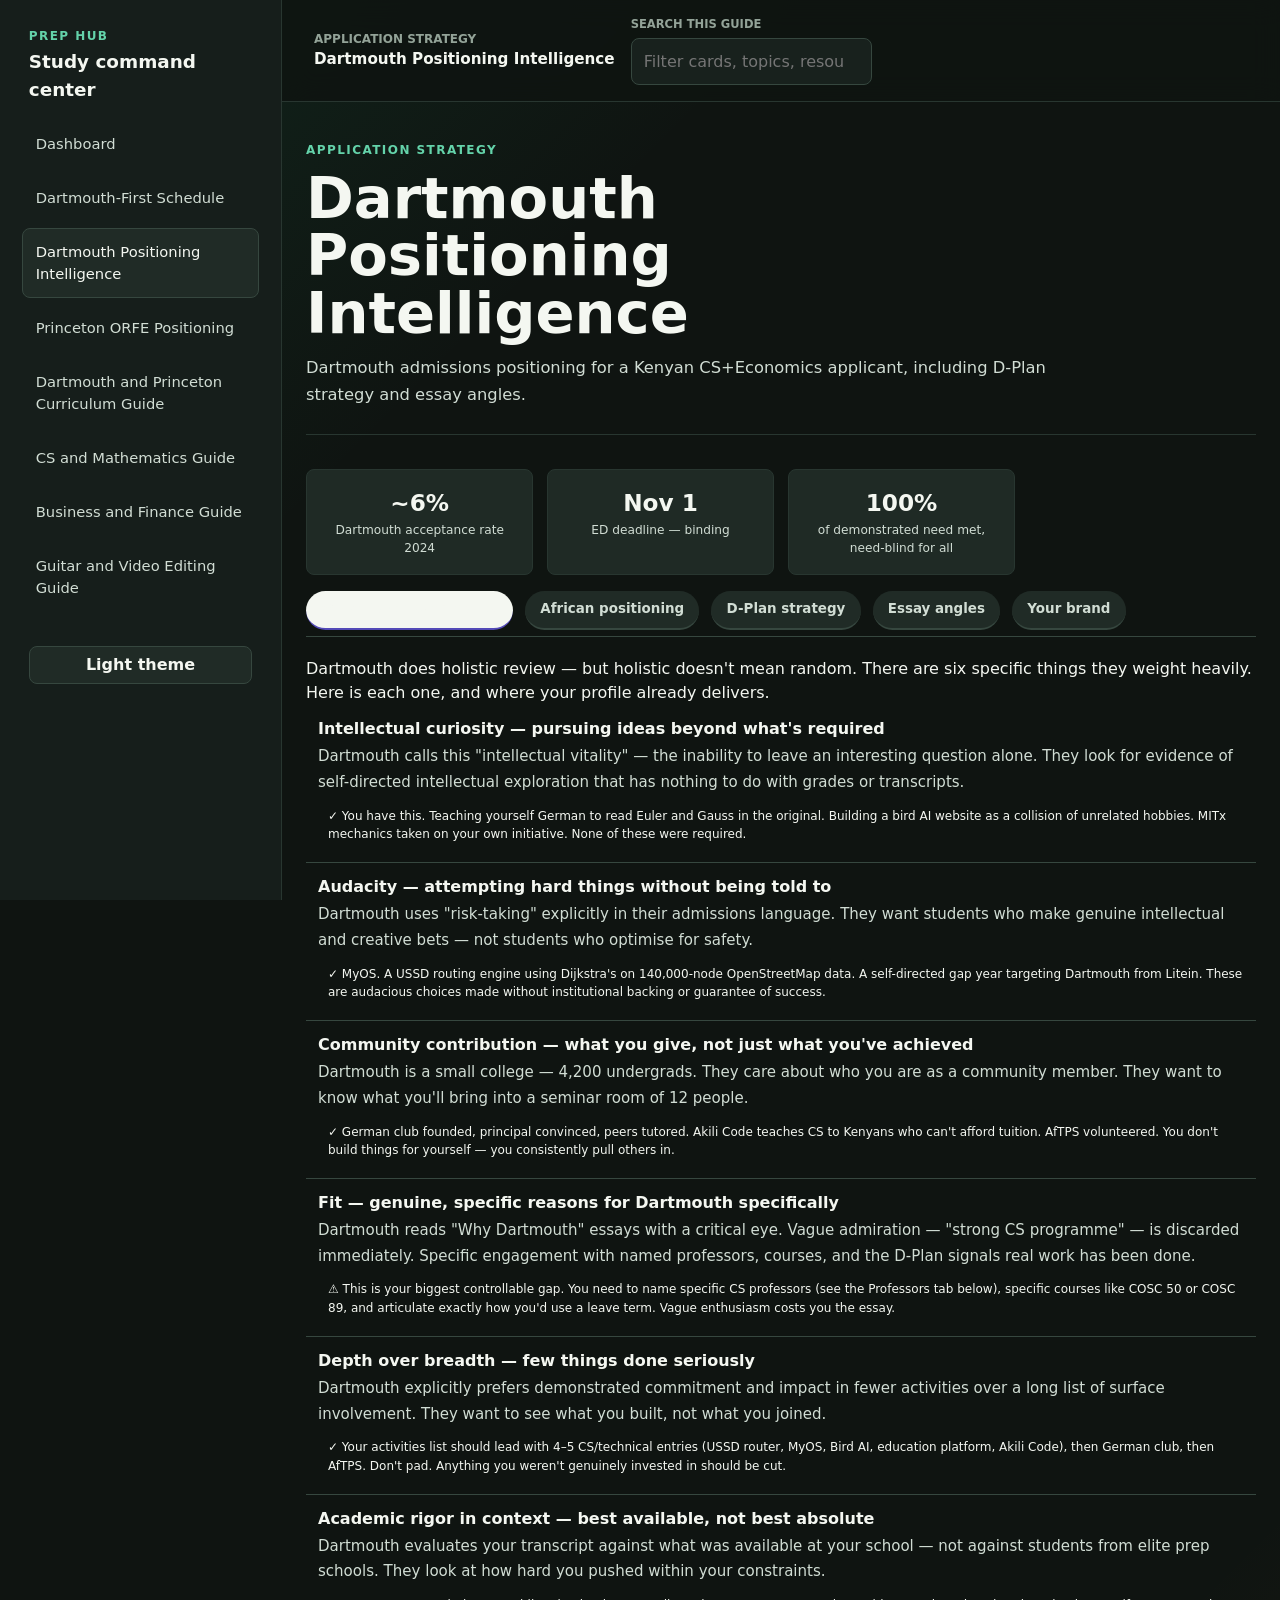
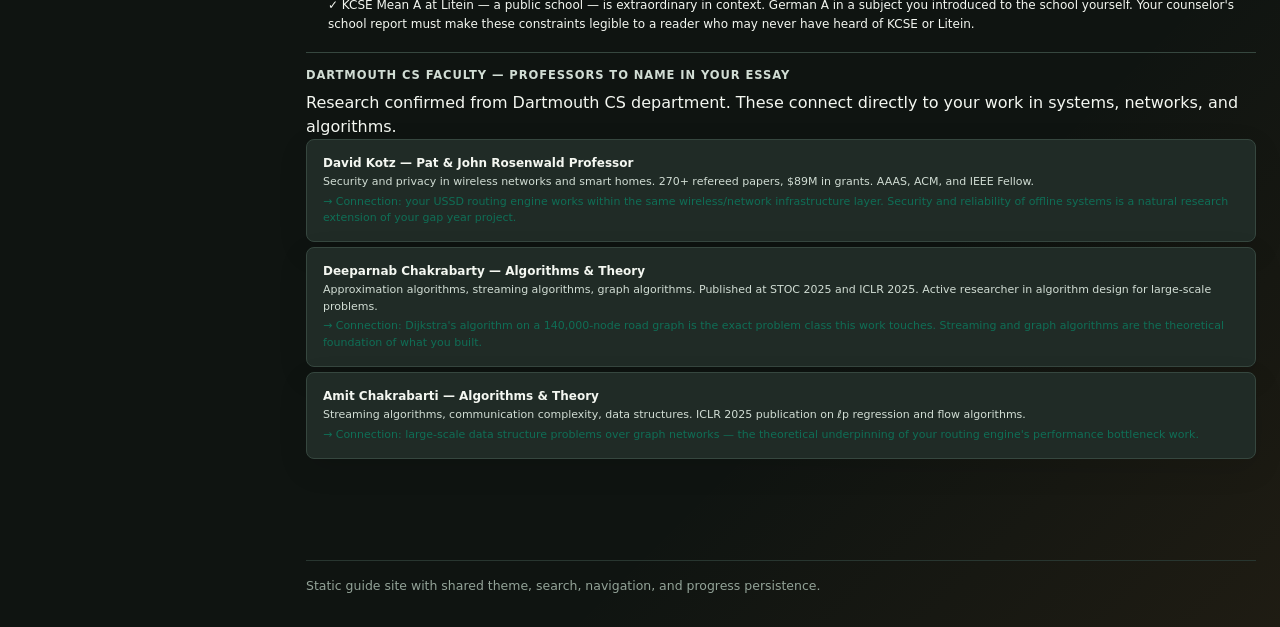
<file: pages/dartmouth_positioning_intelligence.html>
<!doctype html>
<html lang="en">
<head>
  <meta charset="utf-8">
  <meta name="viewport" content="width=device-width, initial-scale=1">
  <meta name="description" content="Dartmouth admissions positioning for a Kenyan CS+Economics applicant, including D-Plan strategy and essay angles.">
  <title>Dartmouth Positioning Intelligence | Prep Hub</title>
  <link rel="stylesheet" href="../assets/css/style.css">
  <script src="../assets/js/main.js" defer></script>
</head>
<body data-page="dartmouth_positioning_intelligence">
  <a class="skip-link" href="#main-content">Skip to main content</a>
  <div class="site-shell">
    <aside class="sidebar" id="site-sidebar">
      <a class="brand" href="../index.html">
        <span class="brand-mark">Prep Hub</span>
        <span class="brand-name">Study command center</span>
      </a>
      <nav class="site-nav" aria-label="Guide navigation">
        <a href="../index.html">Dashboard</a>
        <a href="dartmouth_cs_econ_study_schedule.html">Dartmouth-First Schedule</a>
        <a href="dartmouth_positioning_intelligence.html" class="active">Dartmouth Positioning Intelligence</a>
        <a href="princeton_orfe_positioning_guide.html">Princeton ORFE Positioning</a>
        <a href="dartmouth_princeton_curriculum_guide.html">Dartmouth and Princeton Curriculum Guide</a>
        <a href="cs_math_full_guide.html">CS and Mathematics Guide</a>
        <a href="business_finance_full_guide.html">Business and Finance Guide</a>
        <a href="guitar_video_editing_guide.html">Guitar and Video Editing Guide</a>
      </nav>
      <div class="sidebar-tools">
        <button type="button" class="theme-toggle" id="theme-toggle" aria-label="Toggle light theme">Toggle theme</button>
      </div>
    </aside>
    <div class="page-frame">
      <header class="topbar">
        <button type="button" class="menu-toggle" id="menu-toggle" aria-controls="site-sidebar" aria-expanded="false">Menu</button>
        <div class="topbar-title">
          <div class="crumb">Application strategy</div>
          <div class="current-title">Dartmouth Positioning Intelligence</div>
        </div>
        <label class="search-field">
          <span>Search this guide</span>
          <input id="searchInput" type="search" autocomplete="off" placeholder="Filter cards, topics, resources">
        </label>
      </header>
      <main id="main-content" class="content" tabindex="-1">
        <header class="page-hero">
          <div class="eyebrow">Application strategy</div>
          <h1>Dartmouth Positioning Intelligence</h1>
          <p>Dartmouth admissions positioning for a Kenyan CS+Economics applicant, including D-Plan strategy and essay angles.</p>
        </header>
        <section class="guide-panel" data-search-scope>
<h2 class="sr-only">Dartmouth admissions positioning guide — what Dartmouth values, how to position as a Kenyan applicant, D-Plan strategy, essay angles, and your brand</h2>


<div class="guide-shell"><div class="stat-row">
  <div class="stat"><div class="stat-v">~6%</div><div class="stat-l">Dartmouth acceptance rate 2024</div></div>
  <div class="stat"><div class="stat-v">Nov 1</div><div class="stat-l">ED deadline — binding</div></div>
  <div class="stat"><div class="stat-v">100%</div><div class="stat-l">of demonstrated need met, need-blind for all</div></div>
</div>

<div class="tabs" id="tabs"></div>

<div id="tab-values" class="panel on">
  <div>Dartmouth does holistic review — but holistic doesn't mean random. There are six specific things they weight heavily. Here is each one, and where your profile already delivers.</div>

  <div class="vrow">
    <div class="vicon"><i class="ti ti-brain" aria-hidden="true"></i></div>
    <div><div class="vtitle">Intellectual curiosity — pursuing ideas beyond what's required</div>
    <div class="vbody">Dartmouth calls this "intellectual vitality" — the inability to leave an interesting question alone. They look for evidence of self-directed intellectual exploration that has nothing to do with grades or transcripts.</div>
    <div class="vyou">✓ You have this. Teaching yourself German to read Euler and Gauss in the original. Building a bird AI website as a collision of unrelated hobbies. MITx mechanics taken on your own initiative. None of these were required.</div></div>
  </div>

  <div class="vrow">
    <div class="vicon"><i class="ti ti-tool" aria-hidden="true"></i></div>
    <div><div class="vtitle">Audacity — attempting hard things without being told to</div>
    <div class="vbody">Dartmouth uses "risk-taking" explicitly in their admissions language. They want students who make genuine intellectual and creative bets — not students who optimise for safety.</div>
    <div class="vyou">✓ MyOS. A USSD routing engine using Dijkstra's on 140,000-node OpenStreetMap data. A self-directed gap year targeting Dartmouth from Litein. These are audacious choices made without institutional backing or guarantee of success.</div></div>
  </div>

  <div class="vrow">
    <div class="vicon"><i class="ti ti-users" aria-hidden="true"></i></div>
    <div><div class="vtitle">Community contribution — what you give, not just what you've achieved</div>
    <div class="vbody">Dartmouth is a small college — 4,200 undergrads. They care about who you are as a community member. They want to know what you'll bring into a seminar room of 12 people.</div>
    <div class="vyou">✓ German club founded, principal convinced, peers tutored. Akili Code teaches CS to Kenyans who can't afford tuition. AfTPS volunteered. You don't build things for yourself — you consistently pull others in.</div></div>
  </div>

  <div class="vrow">
    <div class="vicon"><i class="ti ti-map-pin" aria-hidden="true"></i></div>
    <div><div class="vtitle">Fit — genuine, specific reasons for Dartmouth specifically</div>
    <div class="vbody">Dartmouth reads "Why Dartmouth" essays with a critical eye. Vague admiration — "strong CS programme" — is discarded immediately. Specific engagement with named professors, courses, and the D-Plan signals real work has been done.</div>
    <div class="vyou">⚠ This is your biggest controllable gap. You need to name specific CS professors (see the Professors tab below), specific courses like COSC 50 or COSC 89, and articulate exactly how you'd use a leave term. Vague enthusiasm costs you the essay.</div></div>
  </div>

  <div class="vrow">
    <div class="vicon"><i class="ti ti-chart-line" aria-hidden="true"></i></div>
    <div><div class="vtitle">Depth over breadth — few things done seriously</div>
    <div class="vbody">Dartmouth explicitly prefers demonstrated commitment and impact in fewer activities over a long list of surface involvement. They want to see what you built, not what you joined.</div>
    <div class="vyou">✓ Your activities list should lead with 4–5 CS/technical entries (USSD router, MyOS, Bird AI, education platform, Akili Code), then German club, then AfTPS. Don't pad. Anything you weren't genuinely invested in should be cut.</div></div>
  </div>

  <div class="vrow">
    <div class="vicon"><i class="ti ti-school" aria-hidden="true"></i></div>
    <div><div class="vtitle">Academic rigor in context — best available, not best absolute</div>
    <div class="vbody">Dartmouth evaluates your transcript against what was available at your school — not against students from elite prep schools. They look at how hard you pushed within your constraints.</div>
    <div class="vyou">✓ KCSE Mean A at Litein — a public school — is extraordinary in context. German A in a subject you introduced to the school yourself. Your counselor's school report must make these constraints legible to a reader who may never have heard of KCSE or Litein.</div></div>
  </div>

  <div class="slabel">Dartmouth CS faculty — professors to name in your essay</div>
  <div>Research confirmed from Dartmouth CS department. These connect directly to your work in systems, networks, and algorithms.</div>
  <div class="prof-card">
    <div class="prof-name">David Kotz — Pat & John Rosenwald Professor</div>
    <div class="prof-work">Security and privacy in wireless networks and smart homes. 270+ refereed papers, $89M in grants. AAAS, ACM, and IEEE Fellow.</div>
    <div class="prof-conn">→ Connection: your USSD routing engine works within the same wireless/network infrastructure layer. Security and reliability of offline systems is a natural research extension of your gap year project.</div>
  </div>
  <div class="prof-card">
    <div class="prof-name">Deeparnab Chakrabarty — Algorithms & Theory</div>
    <div class="prof-work">Approximation algorithms, streaming algorithms, graph algorithms. Published at STOC 2025 and ICLR 2025. Active researcher in algorithm design for large-scale problems.</div>
    <div class="prof-conn">→ Connection: Dijkstra's algorithm on a 140,000-node road graph is the exact problem class this work touches. Streaming and graph algorithms are the theoretical foundation of what you built.</div>
  </div>
  <div class="prof-card">
    <div class="prof-name">Amit Chakrabarti — Algorithms & Theory</div>
    <div class="prof-work">Streaming algorithms, communication complexity, data structures. ICLR 2025 publication on ℓp regression and flow algorithms.</div>
    <div class="prof-conn">→ Connection: large-scale data structure problems over graph networks — the theoretical underpinning of your routing engine's performance bottleneck work.</div>
  </div>
</div>

<div id="tab-africa" class="panel">
  <div>Being Kenyan is not a diversity checkbox to manage — it is a lens that makes your technical work mean something categorically different to a reader than identical work from a student in Boston would.</div>

  <div class="slabel">The core principle</div>
  <div class="card">
    <div class="card-t">You are not pitching diversity. You are showing a different way of seeing the problem.</div>
    <div class="card-b">Admissions readers see hundreds of CS applicants who built apps and won hackathons. Very few of them built offline navigation for Kibera. The USSD router is not impressive because it uses Dijkstra's — it is impressive because the problem it solves is invisible to most of the applicant pool. That invisibility is your structural advantage. You saw a problem that others couldn't even frame, because you live inside the context where it exists.</div>
  </div>

  <div class="slabel">What to lead with — and what to avoid</div>
  <div class="two">
    <div class="do"><strong>✓ Lead with specificity</strong>Name Kibera. Name the 12-machine computer lab at Litein. Name the tea estates visible from your classroom window. Specificity converts "African student" into "this person from this exact place with this exact relationship to technology." Readers remember concrete detail, not general identity.</div>
    <div class="dont"><strong>✗ Don't make poverty the protagonist</strong>The story where Africa is suffering and you're the one who overcame it is a cliché readers have seen a thousand times. You didn't overcome Litein — Litein shaped you. The German club wasn't despite your school. It was through it.</div>
  </div>
  <div class="two">
    <div class="do"><strong>✓ Connect local to global</strong>Show how your Kenyan context gave you technical intuition that transfers. You understood USSD because it's the infrastructure you grew up around. You understood M-Pesa's model before most US students had heard of mobile money. That grounding makes your CS work richer, not narrower.</div>
    <div class="dont"><strong>✗ Don't apologise for your context</strong>Don't frame the 12-machine lab as a handicap you overcame. Frame it as a constraint that forced you to be more resourceful than students with unlimited access. Constraints produce interesting engineers. Abundance often doesn't.</div>
  </div>

  <div class="slabel">How Dartmouth reads international applications</div>
  <div class="card">
    <div class="card-b">Dartmouth explicitly evaluates international students within their home and school environments — considering the national curriculum, availability of extracurriculars, and access to testing. Your KCSE A is read against what Litein offered, not against IB schools in Nairobi. Your SAT 1580+ is read against the fact that you prepared for it independently, during a self-directed gap year, in Kenya. The context works in your favour — but only if your counselor's report and your essays make that context legible to a reader who may never have heard of KCSE.</div>
  </div>

  <div class="slabel">Two Kenyan students in your files — what they show</div>
  <div class="two">
    <div class="card">
      <div class="card-t">Mark Gitau — Light Academy Nairobi</div>
      <div class="card-b">SAT 1500, KCSE straight A's including CS. Ranked 1/119. National science competition wins (Physics, Chemistry). Private school in Nairobi — better resourced than Litein. Led with science awards and soccer captain. Admitted.</div>
    </div>
    <div class="card">
      <div class="card-t">Ivy Mayende — Moi Kabarak, Nakuru</div>
      <div class="card-b">Ranked 8/324. Gap year. Public boarding school, less-resourced background. Leaned into community impact and resilience narrative. Female, single-parent household context. Also admitted. Neither had formal research experience listed.</div>
    </div>
  </div>
  <div>The conclusion: both admitted from Kenyan public schools, neither with research experience, both with compelling narratives. Your technical depth exceeds both. The remaining gap is essays and Dartmouth-specific research.</div>

  <div class="slabel">The one sentence that frames your entire application</div>
  <div class="acc">
    <div class="acc-text">"I grew up in a place where the infrastructure that most engineers take for granted simply doesn't exist — and that made me build things that most engineers don't think to build."</div>
    <div class="acc-sub">This is your frame. Every other part of the application illustrates it.</div>
  </div>
</div>

<div id="tab-dplan" class="panel">
  <div>The D-Plan is Dartmouth's quarter system — the most distinctive feature of a Dartmouth education and specifically referenced in the Why Dartmouth prompt. Most applicants acknowledge it vaguely. You should use it concretely, with a specific plan.</div>

  <div class="slabel">How the system works</div>
  <div class="term-grid">
    <div class="term"><div class="term-l">R — Residence</div><div class="term-v">On campus, taking classes</div></div>
    <div class="term"><div class="term-l">O — Off-campus</div><div class="term-v">Study abroad or approved programme</div></div>
    <div class="term"><div class="term-l">L — Leave</div><div class="term-v">Internship, research, work, startup</div></div>
    <div class="term"><div class="term-l">X — Exchange</div><div class="term-v">Partner university term</div></div>
  </div>

  <div class="slabel">Rules you must know</div>
  <div class="card">
    <div class="card-b">
      <strong>Year 1:</strong> Must be on campus all three terms (Fall, Winter, Spring). No exceptions.<br>
      <strong>Sophomore summer:</strong> Dartmouth tradition — most students stay. As international on F-1 visa, visa planning required but you can enrol.<br>
      <strong>Senior year:</strong> Must be on campus for 2 of 3 quarters.<br>
      <strong>Leave terms:</strong> Roughly 3 L-terms total across four years. At least one must be Fall or Spring.<br>
      <span><strong>Financial aid:</strong> Follows you to O-terms (study abroad). Does not automatically cover L-terms, but Dartmouth has multiple funding sources for leave-term work.</span>
    </div>
  </div>

  <div class="slabel">Your strategic D-Plan — year by year</div>

  <div class="dplan-step">
    <div class="dplan-year">Year 1 — all on campus (required)</div>
    <div class="dplan-title">Build your academic foundation at Dartmouth</div>
    <div class="dplan-body">Take COSC 1 and COSC 10 (CS prerequisites). Begin Economics Modified major with ECON 1. Connect with Professors Kotz or Chakrabarty during office hours — bring your USSD routing project as a conversation starter. Join a CS research group as an undergraduate assistant in the spring.</div>
  </div>

  <div class="dplan-step">
    <div class="dplan-year">Year 2, L-term — return to Nairobi</div>
    <div class="dplan-title">Extend the USSD router into a second settlement</div>
    <div class="dplan-body">Use a Fall leave term to return to Kenya and extend the routing engine. Formalise the project with a Nairobi NGO or county emergency services office. Apply for <strong>DCSI (Dartmouth Center for Social Impact) funding</strong> — they support international social sector internships. This is an L-term with a deliverable, not time off.</div>
  </div>

  <div class="dplan-step dplan-fix">
    <div class="dplan-year">⚠ Research correction — funding for Kenya L-term</div>
    <div class="dplan-title">Use DCSI, not Rockefeller</div>
    <div class="dplan-body">The Rockefeller Center internship grant (up to $6,500) funds US-based internships only — it explicitly does not fund international internships. For a Kenya leave term, the right source is the Dartmouth Center for Social Impact (DCSI), which funds social impact work with nonprofit organisations. Apply to Rockefeller separately for a US-based policy or fintech leave term.</div>
  </div>

  <div class="dplan-step">
    <div class="dplan-year">Year 2/3, L-term — US tech or fintech internship</div>
    <div class="dplan-title">African market infrastructure companies — during Fall or Winter</div>
    <div class="dplan-body">The D-Plan lets you intern in Fall or Winter — when students at semester schools are in class. Target: Flutterwave, M-Kopa Solar, DFS Lab, Mastercard Foundation, or US policy orgs working on African digital infrastructure. Apply for Rockefeller Center funding (up to $6,500) for the US-based placement. This is a concrete competitive edge the D-Plan gives you over semester-school peers.</div>
  </div>

  <div class="dplan-step">
    <div class="dplan-year">Year 3, O-term — East Africa tech or policy</div>
    <div class="dplan-title">iHub Nairobi, Strathmore iLabAfrica, or Kigali Innovation City</div>
    <div class="dplan-body">Use an O-term for a Dartmouth-approved programme in Nairobi or Rwanda. Your financial aid travels with you for O-terms. This makes you the student who used Dartmouth's global flexibility to build something in Africa — not just study something about it. The academic output from this term becomes a senior thesis or capstone.</div>
  </div>

  <div class="slabel">What this says to an admissions reader</div>
  <div class="acc">
    <div class="acc-text">Most applicants say "I'm excited about the D-Plan's flexibility." You can say: "I would use a Fall leave term in Year 2 to return to Nairobi, extend the USSD routing system I built during my gap year into a second informal settlement, and apply for DCSI funding to formalise it as social impact research." That is a completely different sentence. One is enthusiasm. The other is a plan. Dartmouth readers know the difference.</div>
  </div>
</div>

<div id="tab-essays" class="panel">
  <div>Dartmouth requires one 100-word essay and two 250-word essays. Here is the specific angle for each, why it works, and what to avoid.</div>

  <div class="essay-block">
    <div class="essay-prompt">Required (100 words): What aspects of Dartmouth's academic programme, community, and/or campus environment attract your interest? How is Dartmouth a good fit?</div>
    <div class="essay-angle">Angle: CS/Economics Modified major + specific professor + D-Plan leave term in Nairobi</div>
    <div class="essay-why">100 words is brutally short — every sentence must do double work. Structure: (1) name Professor Kotz or Chakrabarty and connect their research to your USSD project in one sentence. (2) Name COSC 50 (Software Design) or a systems course as what you'd take first. (3) Two sentences on the D-Plan: exactly how a Fall leave term in Year 2 returns you to Nairobi to extend your gap year work with DCSI funding. (4) One closing sentence on CS Modified + Economics as the right lens for building African market infrastructure. No vague enthusiasm anywhere.</div>
  </div>

  <div class="essay-block">
    <div class="essay-prompt">Essay 2A — 250 words: "Let your life speak." Describe the environment in which you were raised and its impact on the person you are today.</div>
    <div class="essay-angle">Angle: Litein — the 12-machine lab, the tea estates, the German club that didn't exist yet</div>
    <div class="essay-why">This is your strongest prompt. The thesis is not adversity — it is constraint as a design condition. The 12-machine lab meant every hour of access required intention. The absence of a German teacher meant you had to become one. The absence of formal CS education meant CS50 and freeCodeCamp at night. Litein didn't limit you — it trained you to build without permission. Open with one specific sensory image of Litein (the tea fields, the smell of the lab, a specific afternoon). Close with what that environment produced: someone who sees missing infrastructure not as a problem to wait out, but as a system to design.</div>
  </div>

  <div class="essay-block">
    <div class="essay-prompt">Essay 3A — 250 words: What excites you? / Purpose and impact essay.</div>
    <div class="essay-angle">Angle: the bird website — what your mind does when two unconnected things collide</div>
    <div class="essay-why">The bird AI website with the math-hint game mechanic is perfect here — not because it's impressive, but because it's an authentic collision of completely unrelated interests (bird watching + ML + game design) that produced something no-one else would have built. This essay is not about the website. It's about the moment you realised your best ideas come from forcing two unconnected systems together. The USSD router is geography + graph theory + African telecom. The bird site is ornithology + computer vision + educational game design. What excites you is the collision itself. And Dartmouth — a liberal arts college — will recognise that instinct immediately.</div>
  </div>

  <div class="slabel">Common App personal statement — the frame</div>
  <div class="card">
    <div class="card-b">The personal statement is not a summary of activities. It is the place to show how you think. The strongest frame: the USSD router origin story — not the technical detail, but the cognitive shift that started it. The moment you realised that Kibera's emergency response problem was fundamentally a graph theory problem. Walk the reader through that movement from human problem to technical solution. A Dartmouth admissions reader sitting in Hanover, New Hampshire should finish your essay and think: this person's brain works in a way I haven't seen before today. That is the goal.</div>
  </div>

  <div class="prompt-actions"><button type="button" class="prompt-button" data-prompt="Help me write the 100-word Why Dartmouth essay with Professor Kotz and the D-Plan leave term angle">Draft Why Dartmouth (100w) ↗</button>
    <button type="button" class="prompt-button" data-prompt="Help me write the Litein essay for the Let your life speak prompt">Draft Litein essay (250w) ↗</button>
    <button type="button" class="prompt-button" data-prompt="Help me write the bird website essay for what excites you">Draft bird website essay ↗</button>
  </div>
</div>

<div id="tab-theme" class="panel">
  <div>A themed application means every component — activities, essays, recommendations, coursework — reinforces one central idea. Here is yours, and how every element carries it.</div>

  <div class="theme-main">
    <div>Your two-word brand</div>
    <div class="theme-brand">Infrastructure builder</div>
    <div class="theme-sub">Someone who sees missing systems — in technology, education, and community — and builds them from scratch, without waiting for permission or resources. Every part of your application reinforces this.</div>
  </div>

  <div class="slabel">How every component carries the theme</div>
  <div class="card">
    <div class="theme-row"><div class="theme-label">USSD router</div><div class="theme-val">Missing: street navigation for informal settlements. Built it with graph algorithms and African telecom infrastructure.</div></div>
    <div class="theme-row"><div class="theme-label">German club</div><div class="theme-val">Missing: no German programme at Litein. Built it, convinced the principal, organised competitions, became the resource he couldn't find.</div></div>
    <div class="theme-row"><div class="theme-label">Akili Code</div><div class="theme-val">Missing: no CS education pipeline for Kenyan students without access. Building it one Instagram lesson at a time.</div></div>
    <div class="theme-row"><div class="theme-label">Education platform</div><div class="theme-val">Missing: free, CBC-aligned digital learning for students who can't afford fees. Same instinct, larger scale.</div></div>
    <div class="theme-row"><div class="theme-label">Bird AI site</div><div class="theme-val">Missing: no tool that combined his ornithology interest with ML. Built the collision himself.</div></div>
    <div class="theme-row"><div class="theme-label">Gap year</div><div class="theme-val">Missing: no formal path to the education level he wanted. Built a self-directed curriculum using MIT OCW, CS50, and freeCodeCamp.</div></div>
  </div>

  <div class="slabel">What your recommenders should say</div>
  <div class="card">
    <div class="card-b">Brief your teachers before they write. The theme to reinforce is not "Immanuel is hardworking" — every rec letter says that. The theme is: Immanuel identifies something missing, builds it, and then shares it. Give each teacher one specific example from your time together. For a Litein teacher, the German club is the most powerful: they watched you propose it, build it, run it, and teach others through it. That narrative in a rec letter, combined with your essays and activities, means the committee reads the same story three times from three different sources. That repetition is what makes a theme land.</div>
  </div>

  <div class="slabel">One test for every essay sentence</div>
  <div class="acc">
    <div class="acc-text">Before submitting any essay sentence, ask: does this show an infrastructure builder, or does it show a student listing accomplishments? The activities list is where you list accomplishments. The essays are where you show how you think. If the answer is listing — rewrite it.</div>
  </div>
</div>

</div>
        </section>
      </main>
      <footer class="footer">Static guide site with shared theme, search, navigation, and progress persistence.</footer>
    </div>
  </div>
</body>
</html>
</file>
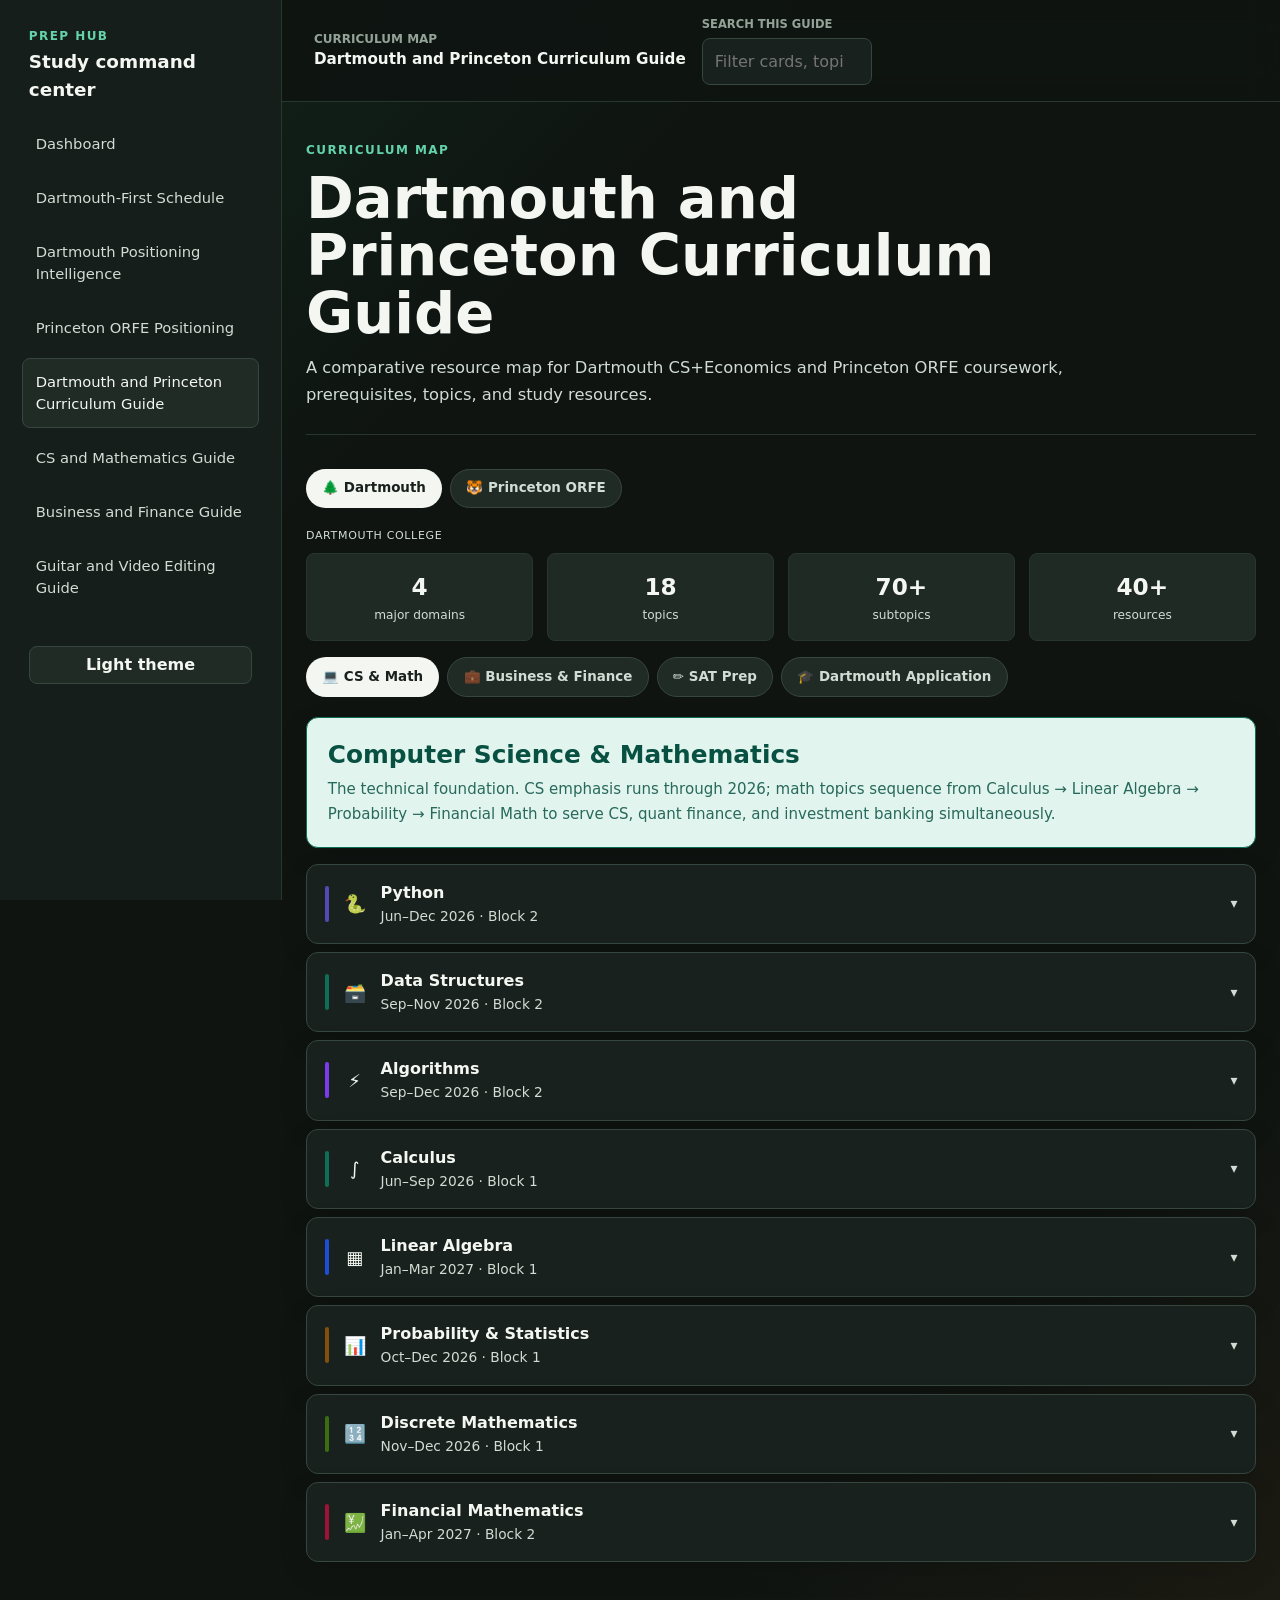
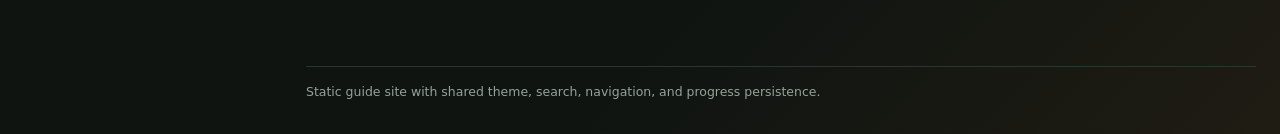
<file: pages/dartmouth_princeton_curriculum_guide.html>
<!doctype html>
<html lang="en">
<head>
  <meta charset="utf-8">
  <meta name="viewport" content="width=device-width, initial-scale=1">
  <meta name="description" content="A comparative resource map for Dartmouth CS+Economics and Princeton ORFE coursework, prerequisites, topics, and study resources.">
  <title>Dartmouth and Princeton Curriculum Guide | Prep Hub</title>
  <link rel="stylesheet" href="../assets/css/style.css">
  <script src="../assets/js/main.js" defer></script>
</head>
<body data-page="dartmouth_princeton_curriculum_guide">
  <a class="skip-link" href="#main-content">Skip to main content</a>
  <div class="site-shell">
    <aside class="sidebar" id="site-sidebar">
      <a class="brand" href="../index.html">
        <span class="brand-mark">Prep Hub</span>
        <span class="brand-name">Study command center</span>
      </a>
      <nav class="site-nav" aria-label="Guide navigation">
        <a href="../index.html">Dashboard</a>
        <a href="dartmouth_cs_econ_study_schedule.html">Dartmouth-First Schedule</a>
        <a href="dartmouth_positioning_intelligence.html">Dartmouth Positioning Intelligence</a>
        <a href="princeton_orfe_positioning_guide.html">Princeton ORFE Positioning</a>
        <a href="dartmouth_princeton_curriculum_guide.html" class="active">Dartmouth and Princeton Curriculum Guide</a>
        <a href="cs_math_full_guide.html">CS and Mathematics Guide</a>
        <a href="business_finance_full_guide.html">Business and Finance Guide</a>
        <a href="guitar_video_editing_guide.html">Guitar and Video Editing Guide</a>
      </nav>
      <div class="sidebar-tools">
        <button type="button" class="theme-toggle" id="theme-toggle" aria-label="Toggle light theme">Toggle theme</button>
      </div>
    </aside>
    <div class="page-frame">
      <header class="topbar">
        <button type="button" class="menu-toggle" id="menu-toggle" aria-controls="site-sidebar" aria-expanded="false">Menu</button>
        <div class="topbar-title">
          <div class="crumb">Curriculum map</div>
          <div class="current-title">Dartmouth and Princeton Curriculum Guide</div>
        </div>
        <label class="search-field">
          <span>Search this guide</span>
          <input id="searchInput" type="search" autocomplete="off" placeholder="Filter cards, topics, resources">
        </label>
      </header>
      <main id="main-content" class="content" tabindex="-1">
        <header class="page-hero">
          <div class="eyebrow">Curriculum map</div>
          <h1>Dartmouth and Princeton Curriculum Guide</h1>
          <p>A comparative resource map for Dartmouth CS+Economics and Princeton ORFE coursework, prerequisites, topics, and study resources.</p>
        </header>
        <section class="guide-panel" data-search-scope>
<div class="guide-shell"><h2 class="sr-only">Curriculum resource guide for Dartmouth and Princeton ORFE</h2>

<div class="school-tabs" id="schooltabs"></div>
<div id="school-label" class="school-label"></div>
<div class="stats" id="stats"></div>
<div class="dom-tabs" id="domtabs"></div>
<div id="domain-content"></div>
</div>
        </section>
      </main>
      <footer class="footer">Static guide site with shared theme, search, navigation, and progress persistence.</footer>
    </div>
  </div>
</body>
</html>
</file>
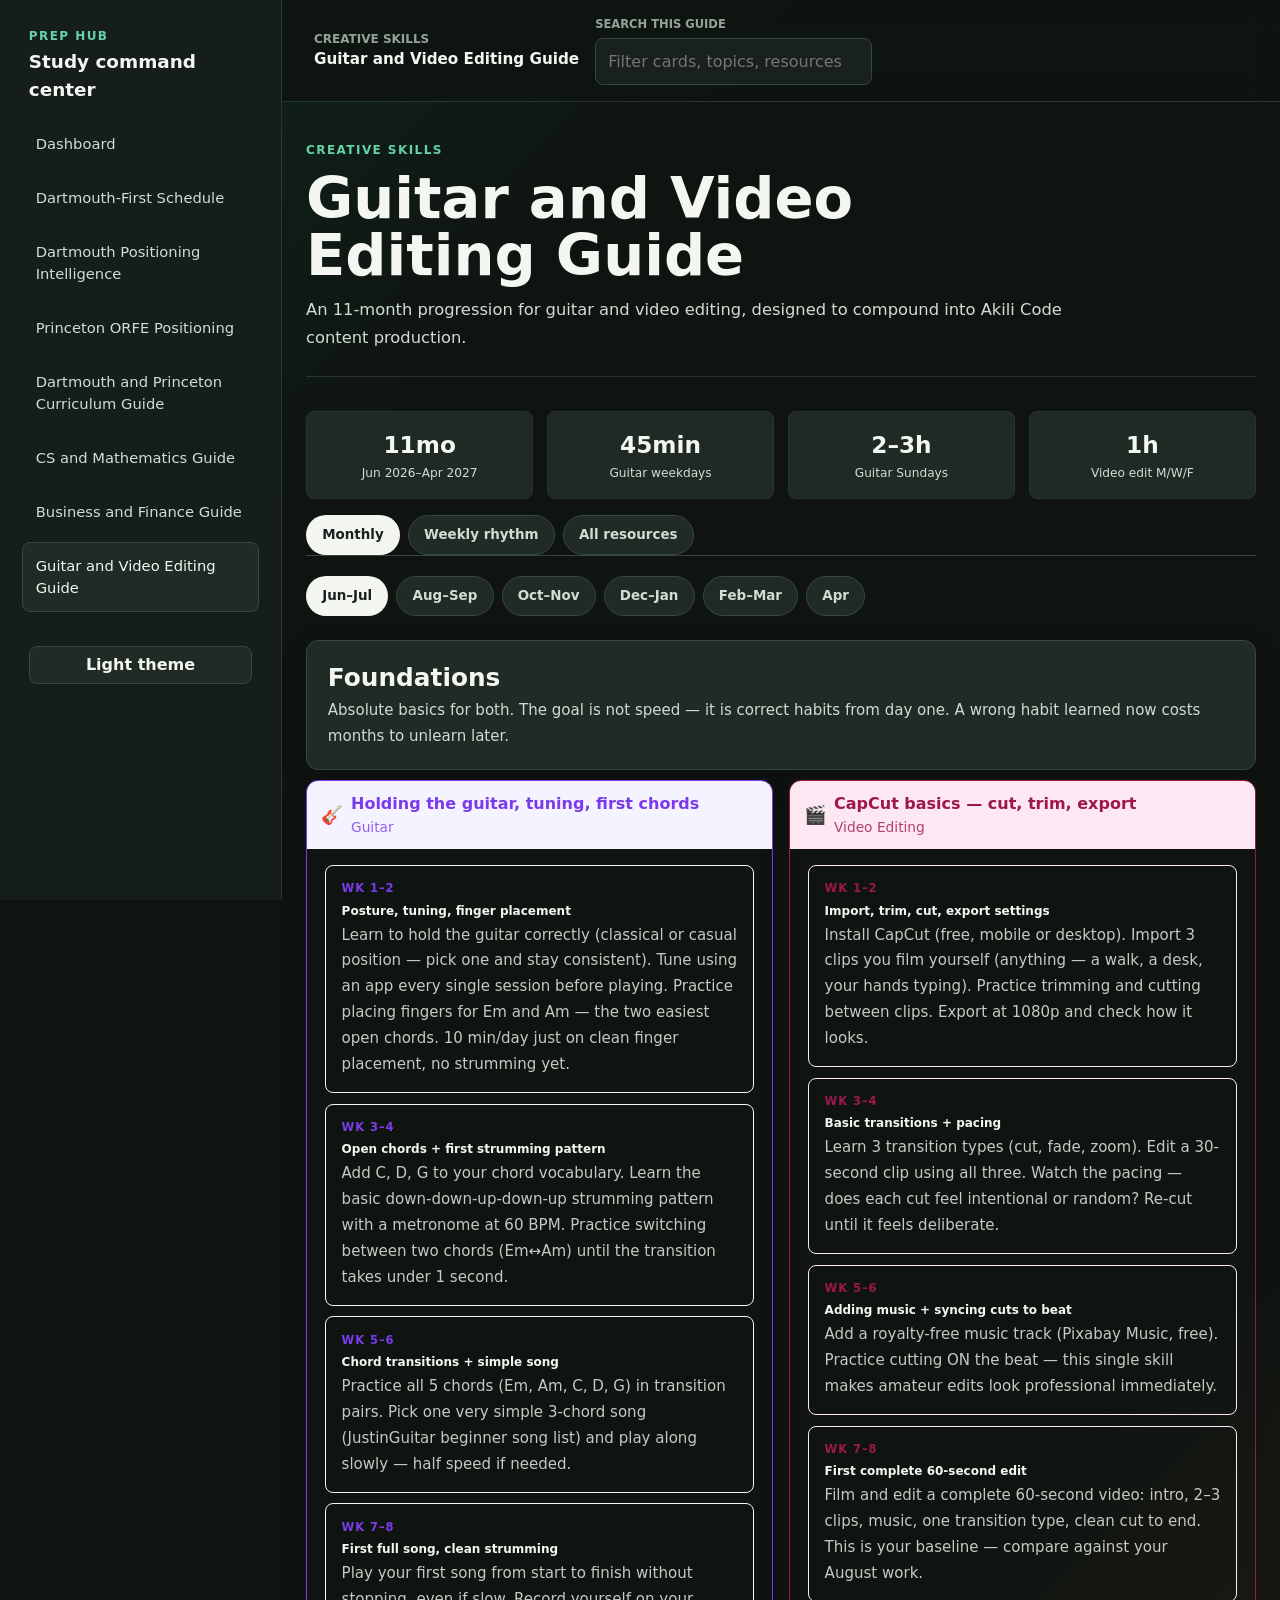
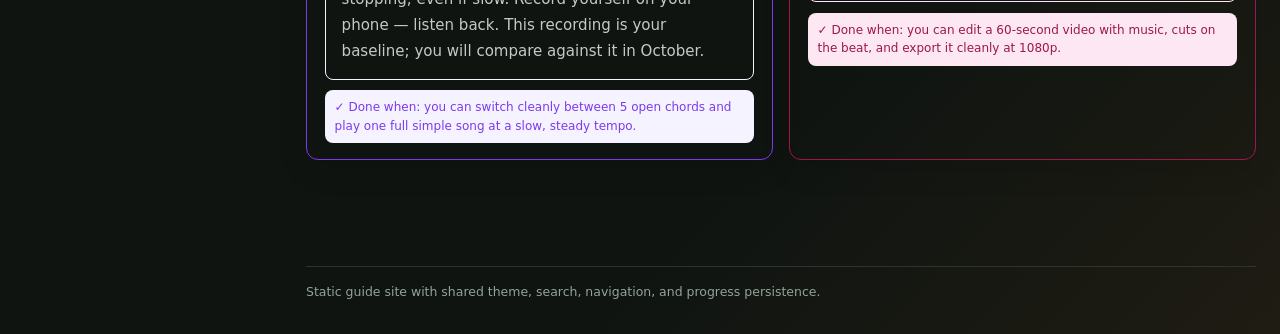
<file: pages/guitar_video_editing_guide.html>
<!doctype html>
<html lang="en">
<head>
  <meta charset="utf-8">
  <meta name="viewport" content="width=device-width, initial-scale=1">
  <meta name="description" content="An 11-month progression for guitar and video editing, designed to compound into Akili Code content production.">
  <title>Guitar and Video Editing Guide | Prep Hub</title>
  <link rel="stylesheet" href="../assets/css/style.css">
  <script src="../assets/js/main.js" defer></script>
</head>
<body data-page="guitar_video_editing_guide">
  <a class="skip-link" href="#main-content">Skip to main content</a>
  <div class="site-shell">
    <aside class="sidebar" id="site-sidebar">
      <a class="brand" href="../index.html">
        <span class="brand-mark">Prep Hub</span>
        <span class="brand-name">Study command center</span>
      </a>
      <nav class="site-nav" aria-label="Guide navigation">
        <a href="../index.html">Dashboard</a>
        <a href="dartmouth_cs_econ_study_schedule.html">Dartmouth-First Schedule</a>
        <a href="dartmouth_positioning_intelligence.html">Dartmouth Positioning Intelligence</a>
        <a href="princeton_orfe_positioning_guide.html">Princeton ORFE Positioning</a>
        <a href="dartmouth_princeton_curriculum_guide.html">Dartmouth and Princeton Curriculum Guide</a>
        <a href="cs_math_full_guide.html">CS and Mathematics Guide</a>
        <a href="business_finance_full_guide.html">Business and Finance Guide</a>
        <a href="guitar_video_editing_guide.html" class="active">Guitar and Video Editing Guide</a>
      </nav>
      <div class="sidebar-tools">
        <button type="button" class="theme-toggle" id="theme-toggle" aria-label="Toggle light theme">Toggle theme</button>
      </div>
    </aside>
    <div class="page-frame">
      <header class="topbar">
        <button type="button" class="menu-toggle" id="menu-toggle" aria-controls="site-sidebar" aria-expanded="false">Menu</button>
        <div class="topbar-title">
          <div class="crumb">Creative skills</div>
          <div class="current-title">Guitar and Video Editing Guide</div>
        </div>
        <label class="search-field">
          <span>Search this guide</span>
          <input id="searchInput" type="search" autocomplete="off" placeholder="Filter cards, topics, resources">
        </label>
      </header>
      <main id="main-content" class="content" tabindex="-1">
        <header class="page-hero">
          <div class="eyebrow">Creative skills</div>
          <h1>Guitar and Video Editing Guide</h1>
          <p>An 11-month progression for guitar and video editing, designed to compound into Akili Code content production.</p>
        </header>
        <section class="guide-panel" data-search-scope>
<div class="guide-shell"><div class="stat-row">
  <div class="stat"><div class="stat-v">11mo</div><div class="stat-l">Jun 2026–Apr 2027</div></div>
  <div class="stat"><div class="stat-v">45min</div><div class="stat-l">Guitar weekdays</div></div>
  <div class="stat"><div class="stat-v">2–3h</div><div class="stat-l">Guitar Sundays</div></div>
  <div class="stat"><div class="stat-v">1h</div><div class="stat-l">Video edit M/W/F</div></div>
</div>
<div class="tabs" id="tabs"></div>
<div class="mbar" id="mbar"></div>
<div id="body"></div>
</div>
        </section>
      </main>
      <footer class="footer">Static guide site with shared theme, search, navigation, and progress persistence.</footer>
    </div>
  </div>
</body>
</html>
</file>
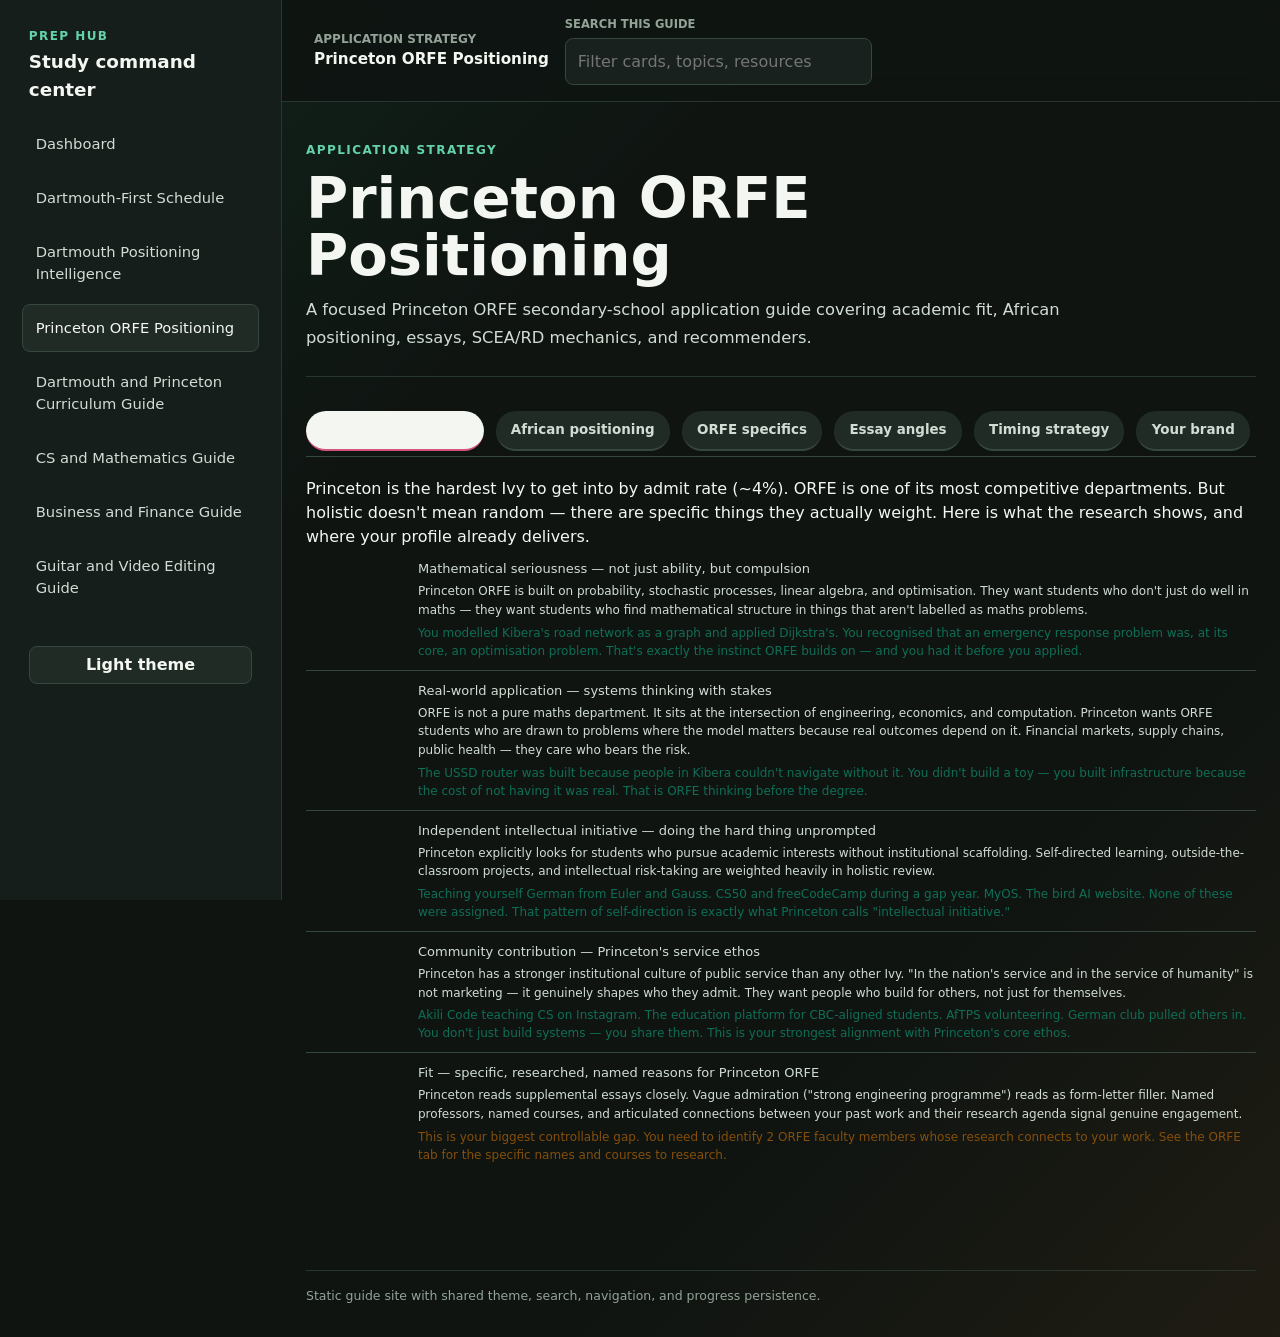
<file: pages/princeton_orfe_positioning_guide.html>
<!doctype html>
<html lang="en">
<head>
  <meta charset="utf-8">
  <meta name="viewport" content="width=device-width, initial-scale=1">
  <meta name="description" content="A focused Princeton ORFE secondary-school application guide covering academic fit, African positioning, essays, SCEA/RD mechanics, and recommenders.">
  <title>Princeton ORFE Positioning | Prep Hub</title>
  <link rel="stylesheet" href="../assets/css/style.css">
  <script src="../assets/js/main.js" defer></script>
</head>
<body data-page="princeton_orfe_positioning_guide">
  <a class="skip-link" href="#main-content">Skip to main content</a>
  <div class="site-shell">
    <aside class="sidebar" id="site-sidebar">
      <a class="brand" href="../index.html">
        <span class="brand-mark">Prep Hub</span>
        <span class="brand-name">Study command center</span>
      </a>
      <nav class="site-nav" aria-label="Guide navigation">
        <a href="../index.html">Dashboard</a>
        <a href="dartmouth_cs_econ_study_schedule.html">Dartmouth-First Schedule</a>
        <a href="dartmouth_positioning_intelligence.html">Dartmouth Positioning Intelligence</a>
        <a href="princeton_orfe_positioning_guide.html" class="active">Princeton ORFE Positioning</a>
        <a href="dartmouth_princeton_curriculum_guide.html">Dartmouth and Princeton Curriculum Guide</a>
        <a href="cs_math_full_guide.html">CS and Mathematics Guide</a>
        <a href="business_finance_full_guide.html">Business and Finance Guide</a>
        <a href="guitar_video_editing_guide.html">Guitar and Video Editing Guide</a>
      </nav>
      <div class="sidebar-tools">
        <button type="button" class="theme-toggle" id="theme-toggle" aria-label="Toggle light theme">Toggle theme</button>
      </div>
    </aside>
    <div class="page-frame">
      <header class="topbar">
        <button type="button" class="menu-toggle" id="menu-toggle" aria-controls="site-sidebar" aria-expanded="false">Menu</button>
        <div class="topbar-title">
          <div class="crumb">Application strategy</div>
          <div class="current-title">Princeton ORFE Positioning</div>
        </div>
        <label class="search-field">
          <span>Search this guide</span>
          <input id="searchInput" type="search" autocomplete="off" placeholder="Filter cards, topics, resources">
        </label>
      </header>
      <main id="main-content" class="content" tabindex="-1">
        <header class="page-hero">
          <div class="eyebrow">Application strategy</div>
          <h1>Princeton ORFE Positioning</h1>
          <p>A focused Princeton ORFE secondary-school application guide covering academic fit, African positioning, essays, SCEA/RD mechanics, and recommenders.</p>
        </header>
        <section class="guide-panel" data-search-scope>
<h2 class="sr-only">Princeton ORFE admissions positioning guide — what the department looks for, how to position as an African applicant, and how to keep Princeton credible as the secondary option behind Dartmouth ED</h2>



<div class="guide-shell"><div class="tabs">
  <button type="button" class="tab active" data-tab-target="values">What Princeton wants</button>
  <button type="button" class="tab" data-tab-target="africa">African positioning</button>
  <button type="button" class="tab" data-tab-target="orfe">ORFE specifics</button>
  <button type="button" class="tab" data-tab-target="essays">Essay angles</button>
  <button type="button" class="tab" data-tab-target="scea">Timing strategy</button>
  <button type="button" class="tab" data-tab-target="theme">Your brand</button>
</div>

<div id="tab-values" class="panel active">
  <div>Princeton is the hardest Ivy to get into by admit rate (~4%). ORFE is one of its most competitive departments. But holistic doesn't mean random — there are specific things they actually weight. Here is what the research shows, and where your profile already delivers.</div>

  <div class="value-row">
    <div class="value-icon"><i class="ti ti-math-function" aria-hidden="true"></i></div>
    <div>
      <div class="value-title">Mathematical seriousness — not just ability, but compulsion</div>
      <div class="value-body">Princeton ORFE is built on probability, stochastic processes, linear algebra, and optimisation. They want students who don't just do well in maths — they want students who find mathematical structure in things that aren't labelled as maths problems.</div>
      <div class="value-you"><i class="ti ti-check" aria-hidden="true"></i> You modelled Kibera's road network as a graph and applied Dijkstra's. You recognised that an emergency response problem was, at its core, an optimisation problem. That's exactly the instinct ORFE builds on — and you had it before you applied.</div>
    </div>
  </div>

  <div class="value-row">
    <div class="value-icon"><i class="ti ti-world" aria-hidden="true"></i></div>
    <div>
      <div class="value-title">Real-world application — systems thinking with stakes</div>
      <div class="value-body">ORFE is not a pure maths department. It sits at the intersection of engineering, economics, and computation. Princeton wants ORFE students who are drawn to problems where the model matters because real outcomes depend on it. Financial markets, supply chains, public health — they care who bears the risk.</div>
      <div class="value-you"><i class="ti ti-check" aria-hidden="true"></i> The USSD router was built because people in Kibera couldn't navigate without it. You didn't build a toy — you built infrastructure because the cost of not having it was real. That is ORFE thinking before the degree.</div>
    </div>
  </div>

  <div class="value-row">
    <div class="value-icon"><i class="ti ti-microscope" aria-hidden="true"></i></div>
    <div>
      <div class="value-title">Independent intellectual initiative — doing the hard thing unprompted</div>
      <div class="value-body">Princeton explicitly looks for students who pursue academic interests without institutional scaffolding. Self-directed learning, outside-the-classroom projects, and intellectual risk-taking are weighted heavily in holistic review.</div>
      <div class="value-you"><i class="ti ti-check" aria-hidden="true"></i> Teaching yourself German from Euler and Gauss. CS50 and freeCodeCamp during a gap year. MyOS. The bird AI website. None of these were assigned. That pattern of self-direction is exactly what Princeton calls "intellectual initiative."</div>
    </div>
  </div>

  <div class="value-row">
    <div class="value-icon"><i class="ti ti-users" aria-hidden="true"></i></div>
    <div>
      <div class="value-title">Community contribution — Princeton's service ethos</div>
      <div class="value-body">Princeton has a stronger institutional culture of public service than any other Ivy. "In the nation's service and in the service of humanity" is not marketing — it genuinely shapes who they admit. They want people who build for others, not just for themselves.</div>
      <div class="value-you"><i class="ti ti-check" aria-hidden="true"></i> Akili Code teaching CS on Instagram. The education platform for CBC-aligned students. AfTPS volunteering. German club pulled others in. You don't just build systems — you share them. This is your strongest alignment with Princeton's core ethos.</div>
    </div>
  </div>

  <div class="value-row">
    <div class="value-icon"><i class="ti ti-map-pin" aria-hidden="true"></i></div>
    <div>
      <div class="value-title">Fit — specific, researched, named reasons for Princeton ORFE</div>
      <div class="value-body">Princeton reads supplemental essays closely. Vague admiration ("strong engineering programme") reads as form-letter filler. Named professors, named courses, and articulated connections between your past work and their research agenda signal genuine engagement.</div>
      <div class="value-gap"><i class="ti ti-alert-triangle" aria-hidden="true"></i> This is your biggest controllable gap. You need to identify 2 ORFE faculty members whose research connects to your work. See the ORFE tab for the specific names and courses to research.</div>
    </div>
  </div>
</div>

<div id="tab-africa" class="panel">
  <div>Princeton's service ethos makes your African context a structural advantage — not a diversity checkbox. Here is how to use it precisely.</div>

  <div class="section-label">The core principle</div>
  <div class="card">
    <div class="card-title">Princeton's "service of humanity" motto was written for applications like yours.</div>
    <div class="card-body">Most ORFE applicants are interested in financial engineering or algorithmic trading. Your application is about using the same mathematical toolkit — optimisation, networks, probability — to solve infrastructure problems that affect millions of people who have no other option. That is not a weaker application. That is a more compelling one, because the stakes are higher and the problems are harder.</div>
  </div>

  <div class="section-label">What to lead with — and what to avoid</div>
  <div class="do-dont">
    <div class="do-box">
      <strong>Do: name the specific problem</strong>
      Kibera is the largest informal settlement in sub-Saharan Africa. The USSD protocol reaches feature phones — 80% of Kenyan mobile users. These specific facts make your project legible to a Princeton reader who has never visited Nairobi. Specificity converts "developing world" into a real engineering context.
    </div>
    <div class="dont-box">
      <strong>Don't: frame yourself as overcoming adversity</strong>
      The narrative where Africa is hardship you survived is a cliché that actually weakens technical applications. Princeton's ORFE committee reads you as an engineer first. Lead with the problem you solved and the model you built, not the difficulty of your circumstances.
    </div>
  </div>
  <div class="do-dont">
    <div class="do-box">
      <strong>Do: connect Kenyan context to global methodology</strong>
      M-Pesa pioneered mobile money. Safaricom's USSD architecture influenced payment systems globally. You grew up inside this infrastructure. That grounding means you understand network constraints and edge cases that most engineers study as theory — you encountered them as daily reality.
    </div>
    <div class="dont-box">
      <strong>Don't: pitch diversity as your primary value</strong>
      Princeton's ORFE committee will not admit you because Kenya is underrepresented. They will admit you because you can do the mathematics and the engineering, and because your work connects that rigor to problems the field needs more people working on. Lead with the work.
    </div>
  </div>

  <div class="section-label">How Princeton reads international applications</div>
  <div class="card">
    <div class="card-body">Princeton evaluates international students within the educational system of their home country. Your KCSE A at a public school in Litein is read in that context — not against IB students from Brookhouse. Your 1580 SAT, prepared independently during a gap year, is extraordinarily strong contextual evidence of ability. The Admissions Office has admitted students from Kenyan public schools before; the gap is essays and department-specific research, not your baseline profile.</div>
  </div>

  <div class="section-label">The one sentence that frames your whole application</div>
  <div class="accent-left">
    <div>"The optimisation problems that Princeton ORFE studies in theory are the same problems I have been trying to solve in practice — in a context where getting the model wrong has real consequences for real people."</div>
    <div>This is the frame. Everything else in your application illustrates it.</div>
  </div>
</div>

<div id="tab-orfe" class="panel">
  <div>ORFE — Operations Research and Financial Engineering — is a 50-person department with four tracks. You need to know the curriculum, name specific courses, and identify professors whose work overlaps with yours. Here is the map.</div>

  <div class="section-label">The four ORFE tracks</div>
  <div class="course-grid">
    <div class="course-tag">
      <div class="course-code">Operations research</div>
      <div class="course-name">Optimisation, logistics, networks — closest to your USSD router work</div>
    </div>
    <div class="course-tag">
      <div class="course-code">Financial engineering</div>
      <div class="course-name">Derivatives, risk, quantitative finance — where most ORFE students go</div>
    </div>
    <div class="course-tag">
      <div class="course-code">Statistics & machine learning</div>
      <div class="course-name">Inference, prediction, data — overlaps with your bird AI work</div>
    </div>
    <div class="course-tag">
      <div class="course-code">Service operations</div>
      <div class="course-name">Healthcare, humanitarian logistics — strongest public-service alignment</div>
    </div>
  </div>
  <div>You should position yourself at the intersection of operations research and service operations. The technical rigor of OR + the real-world stakes of service systems = the most distinctive and authentic story for your background.</div>

  <div class="section-label">Core courses to name in your essays</div>
  <div class="course-grid">
    <div class="course-tag">
      <div class="course-code">ORF 245</div>
      <div class="course-name">Fundamentals of engineering statistics</div>
    </div>
    <div class="course-tag">
      <div class="course-code">ORF 307</div>
      <div class="course-name">Optimization — linear and nonlinear programming</div>
    </div>
    <div class="course-tag">
      <div class="course-code">ORF 309</div>
      <div class="course-name">Probability and stochastic systems</div>
    </div>
    <div class="course-tag">
      <div class="course-code">ORF 363</div>
      <div class="course-name">Computing and optimization for the physical and social sciences</div>
    </div>
    <div class="course-tag">
      <div class="course-code">ORF 411</div>
      <div class="course-name">Operations and information engineering (senior-level)</div>
    </div>
    <div class="course-tag">
      <div class="course-code">ORF 350</div>
      <div class="course-name">Analysis of big data — networks, communities, prediction</div>
    </div>
  </div>
  <div><i class="ti ti-alert-triangle" aria-hidden="true"></i> Before you write your "Why Princeton" essay, go to the ORFE course catalogue and read the actual descriptions for ORF 307 and ORF 363. You should be able to describe why those specific courses connect to what you've already built.</div>

  <div class="section-label">Faculty to research — find the connection</div>
  <div class="card">
    <div class="card-title">Alain Kornhauser — transportation, autonomous systems, networks</div>
    <div class="card-body">His lab works on autonomous vehicle routing and transportation network optimisation. Your USSD router applied graph algorithms to navigation in informal settlements. The connection is direct: both are network routing problems under constraint. If you can articulate how your USSD work relates to transportation network models, Kornhauser is the faculty name to drop.</div>
  </div>
  <div class="card">
    <div class="card-title">Ronnie Sircar — financial engineering, stochastic systems</div>
    <div class="card-body">Chair of ORFE. Works on stochastic control and financial mathematics. Less direct connection to your current work, but if you frame your interest as extending from infrastructure optimisation to resource allocation under uncertainty (which is what M-Pesa and mobile money are), he's relevant.</div>
  </div>
  <div class="card">
    <div class="card-title">Bartolomeo Stellato — optimisation, ML, real-world systems</div>
    <div class="card-body">Works on computational optimisation and machine learning for real-world engineering problems. His work on embedded optimisation (running algorithms in resource-constrained environments) is directly analogous to what you did — making Dijkstra's work in a USSD environment where compute and bandwidth are severely limited.</div>
  </div>
  <div><i class="ti ti-alert-triangle" aria-hidden="true"></i> Verify these faculty are still at Princeton and read one paper or project description from each before you name them. Faculty move; research changes. The Princeton ORFE faculty page is your source of truth.</div>

  <div class="section-label">The independent work requirement</div>
  <div class="card">
    <div class="card-title">Princeton requires a senior thesis or independent work in every department</div>
    <div class="card-body">ORFE students complete independent work in junior year (ORF 397/398) and a senior thesis. This is not optional — it is the defining feature of a Princeton education. In your essays, you should already have a hypothesis about what your independent work would be. The most compelling angle: a formal model of routing and resource allocation for informal settlement infrastructure, using Nairobi as the case study. That is original, publishable, and directly connected to your existing work.</div>
  </div>
</div>

<div id="tab-essays" class="panel">
  <div>Princeton requires one 650-word personal essay and three shorter supplemental essays. Here is the angle that fits your profile for each.</div>

  <div class="essay-block">
    <div class="essay-prompt">Supplement 1 (250 words): Why are you interested in the field or subfield you selected? How has your interest in this field been shaped by your studies, activities, or life experiences?</div>
    <div class="essay-angle">Your angle: the moment you realised Kibera's problem was a graph problem</div>
    <div class="essay-why">This is your most important supplemental essay because it explains exactly why ORFE. Don't open with "I have always loved mathematics." Open with a specific moment: the moment you were looking at a map of Kibera and realised that the emergency response problem — how do you route someone to a clinic when there are no named streets — was a graph traversal problem. Then trace how that moment opened into a field. You didn't look for a field and find ORFE. You found a real problem and discovered that ORFE had the tools. That is a much stronger essay structure. Name ORF 307 (optimisation) and ORF 309 (stochastic systems) as the courses where you want to formalise what you've been doing intuitively. End with your thesis hypothesis.</div>
  </div>

  <div class="essay-block">
    <div class="essay-prompt">Supplement 2 (250 words): Please briefly elaborate on one of your extracurricular activities or work experiences.</div>
    <div class="essay-angle">Your angle: the USSD router — the engineering decisions, not the inspiration</div>
    <div class="essay-why">250 words is tight. Do not use this essay to explain what the project is. Use it to show how you think. Choose one specific technical decision you made while building the router — the choice of Dijkstra's over A*, the constraint imposed by USSD's 160-character limit, the way you handled the graph update problem when roads are blocked. Walk through your reasoning. Show the admissions reader an engineer at work, not an engineer at a podium. This is the essay that differentiates you from the ORFE applicant who lists impressive projects without showing how their mind works.</div>
  </div>

  <div class="essay-block">
    <div class="essay-prompt">Supplement 3 (250 words): At Princeton, we value diverse perspectives and the ability to have respectful dialogue about difficult issues. Tell us a moment when you challenged a belief or idea.</div>
    <div class="essay-angle">Your angle: the assumption that formal infrastructure is a prerequisite for technology</div>
    <div class="essay-why">The conventional wisdom — in tech, in policy, in development economics — is that you need stable electricity, broadband internet, and formal address systems before you can deploy sophisticated technology. You built a graph-based routing system on USSD precisely because you rejected that assumption. That is an intellectual challenge to a dominant idea, made through engineering rather than argument. This is a stronger essay than writing about a classroom debate or a personal disagreement. It shows that your work is itself an argument — and that you know it.</div>
  </div>

  <div class="section-label">Common App personal statement — the frame</div>
  <div class="card">
    <div class="card-body">Your personal statement must make a reader understand how you see the world, not list what you've done. The strongest frame for Princeton ORFE: you grew up in a place where every system most engineers take for granted was absent — and that made you see systems everywhere. The Litein computer lab's 12 machines trained you to be intentional about resources. The absence of German instruction made you create it. The absence of a navigation system for Kibera made you build one. Your entire intellectual biography is about recognising missing systems and understanding them well enough to build them. That is the essay. It is also the exact mindset that ORFE trains — and you already have it.</div>
  </div>

  <div class="section-label">What not to write</div>
  <div class="card">
    <div class="card-body">Do not write an essay about loving maths since childhood. Do not write about winning a competition. Do not explain that Princeton is a great university with strong resources. Do not end an essay with a sentence about how Princeton will help you achieve your dreams. Every one of these is a signal to the committee that you are writing what you think they want to read. Write what is true and specific instead.</div>
  </div>
</div>

<div id="tab-scea" class="panel">
  <div>Under the Dartmouth-first plan, Princeton is the Regular Decision secondary application. SCEA remains useful to understand, but it is only an alternate path if you deliberately decide not to apply Dartmouth Early Decision.</div>

  <div class="section-label">How Princeton fits the Dartmouth ED plan</div>
  <div class="card">
    <div class="card-title">Princeton is not the fallback. It is the second coherent thesis.</div>
    <div class="card-body">Dartmouth leads because its modified CS+Economics degree, D-Plan, DCSI funding route, and undergraduate teaching culture map most directly to Akili Code. Princeton remains powerful for a different reason: ORFE gives a pure operations-research and financial-engineering frame for the routing-engine project. Treat the Princeton application as a serious RD case with its own logic, not as copied Dartmouth enthusiasm with orange paint.</div>
  </div>

  <div class="section-label">Which timing path to use</div>
  <div class="card">
    <div class="card-body">
      <strong>Default:</strong> Dartmouth ED + Princeton RD. If Dartmouth admits you ED, withdraw Princeton. If Dartmouth defers or denies, Princeton moves into full RD polish in November and December.<br>
      <strong>Alternate only:</strong> Princeton SCEA. It is non-binding but restrictive and should not be combined with Dartmouth ED. Use this only if Princeton becomes the true first-choice early school, then verify Princeton's latest restrictions before applying.<br>
      <span>The schedule assumes Dartmouth ED is the real first-choice commitment.</span>
    </div>
  </div>

  <div class="section-label">The RD deadline and what you need</div>
  <div class="deadline-grid"><div>
      <div>Default deadline</div>
      <div>Regular Decision — January 1</div>
    </div>
    <div>
      <div>Decision released</div>
      <div>Late March / early April</div>
    </div>
    <div>
      <div>Commit deadline</div>
      <div>May 1</div>
    </div>
  </div>

  <div class="section-label">What to do before January 1</div>
  <div class="card">
    <div class="card-title">Research checklist — keep Princeton specific</div>
    <div class="card-body">
      1. Read the ORFE department website in full — programme, faculty, research groups.<br>
      2. Look up Bartolomeo Stellato and Alain Kornhauser — read one paper or research summary each.<br>
      3. Read the course descriptions for ORF 307, ORF 309, and ORF 363.<br>
      4. Find one ORFE student project or senior thesis on the Princeton website that connects to your work.<br>
      5. Draft the "Why ORFE" material and test whether it contains any sentence that could be about Dartmouth. If yes, rewrite it until every sentence is Princeton ORFE specific.
    </div>
  </div>

  <div class="section-label">If Dartmouth ED changes the plan</div>
  <div class="card">
    <div class="card-body">If Dartmouth admits you ED, withdraw Princeton. If Dartmouth defers or denies, use November and December to finish Princeton with full seriousness: ORFE-specific faculty/course references, a clean engineering narrative, and no language that implies Princeton is merely a consolation prize.</div>
  </div>
</div>

<div id="tab-theme" class="panel">
  <div>A Princeton ORFE application needs a theme that every component reinforces — essays, activities, recommendations, coursework. Here is yours.</div>

  <div class="theme-card">
    <div>Your two-word brand</div>
    <div>Systems engineer for the forgotten network</div>
    <div>Someone who applies rigorous mathematical and computational thinking to infrastructure problems that most engineers don't know exist, in contexts where the cost of failure is borne by people with no alternative. Princeton built ORFE to produce people like this. You arrive already being one.</div>
  </div>

  <div class="section-label">How every component carries the theme</div>
  <div class="value-row">
    <div>USSD router</div>
    <div>Graph optimisation for informal settlement navigation. The ORFE problem made real: routing under constraint, no formal infrastructure, real human cost if it fails.</div>
  </div>
  <div class="value-row">
    <div>MyOS</div>
    <div>Systems engineering at the lowest level. Proof that your interest in optimisation goes all the way down — not just application logic but infrastructure itself.</div>
  </div>
  <div class="value-row">
    <div>Akili Code</div>
    <div>Building the CS education pipeline that doesn't exist. Princeton's service ethos made concrete: you don't just learn, you distribute what you've learned to those who can't otherwise access it.</div>
  </div>
  <div class="value-row">
    <div>German club</div>
    <div>Missing educational infrastructure identified, proposed, built, run. The same instinct — see the gap, build the system — in a non-technical domain. Proves the pattern isn't specific to CS.</div>
  </div>
  <div class="value-row">
    <div>Gap year</div>
    <div>Self-designed curriculum targeting the most demanding mathematics and engineering programmes on earth. This is Princeton ORFE preparation — rigorous, independent, and directed.</div>
  </div>

  <div class="section-label">What your recommenders should say</div>
  <div class="card">
    <div class="card-body">The theme your recommenders should reinforce is not "Immanuel works hard" — every Princeton applicant's letter says this. The theme is: Immanuel identifies a broken or missing system, builds a rigorous mental model of it, and then builds the actual system. Brief your recommenders with a specific example from their own experience of you. The German club teacher saw you propose and build a programme from scratch. A teacher who supervised any of your CS work saw you move from problem to model to implementation. That specific, witnessed narrative — repeated across your essays and two recommendation letters — is what creates a coherent application dossier.</div>
  </div>

  <div class="section-label">One test for every essay sentence</div>
  <div class="accent-left">
    <div>Before you submit any essay sentence, ask: does this sentence show a systems engineer who builds for the people others forget, or does it show a student listing credentials? If it's the latter, rewrite it. The activities list is where you list credentials. The essays are where you show how you see the world.</div>
  </div>

  <div class="prompt-actions"><button type="button" class="prompt-button" data-prompt="Help me write the 250-word Why ORFE essay for Princeton using this positioning">Draft Why ORFE essay ↗</button>
    <button type="button" class="prompt-button" data-prompt="Help me write the Common App personal statement using the systems engineer frame">Draft personal statement ↗</button>
    <button type="button" class="prompt-button" data-prompt="Help me brief my teachers for the Princeton recommendation letters">Brief my recommenders ↗</button>
    <button type="button" class="prompt-button" data-prompt="Help me write the USSD router supplemental essay showing my engineering thinking">Draft USSD essay ↗</button>
  </div>
</div>
</div>
        </section>
      </main>
      <footer class="footer">Static guide site with shared theme, search, navigation, and progress persistence.</footer>
    </div>
  </div>
</body>
</html>
</file>
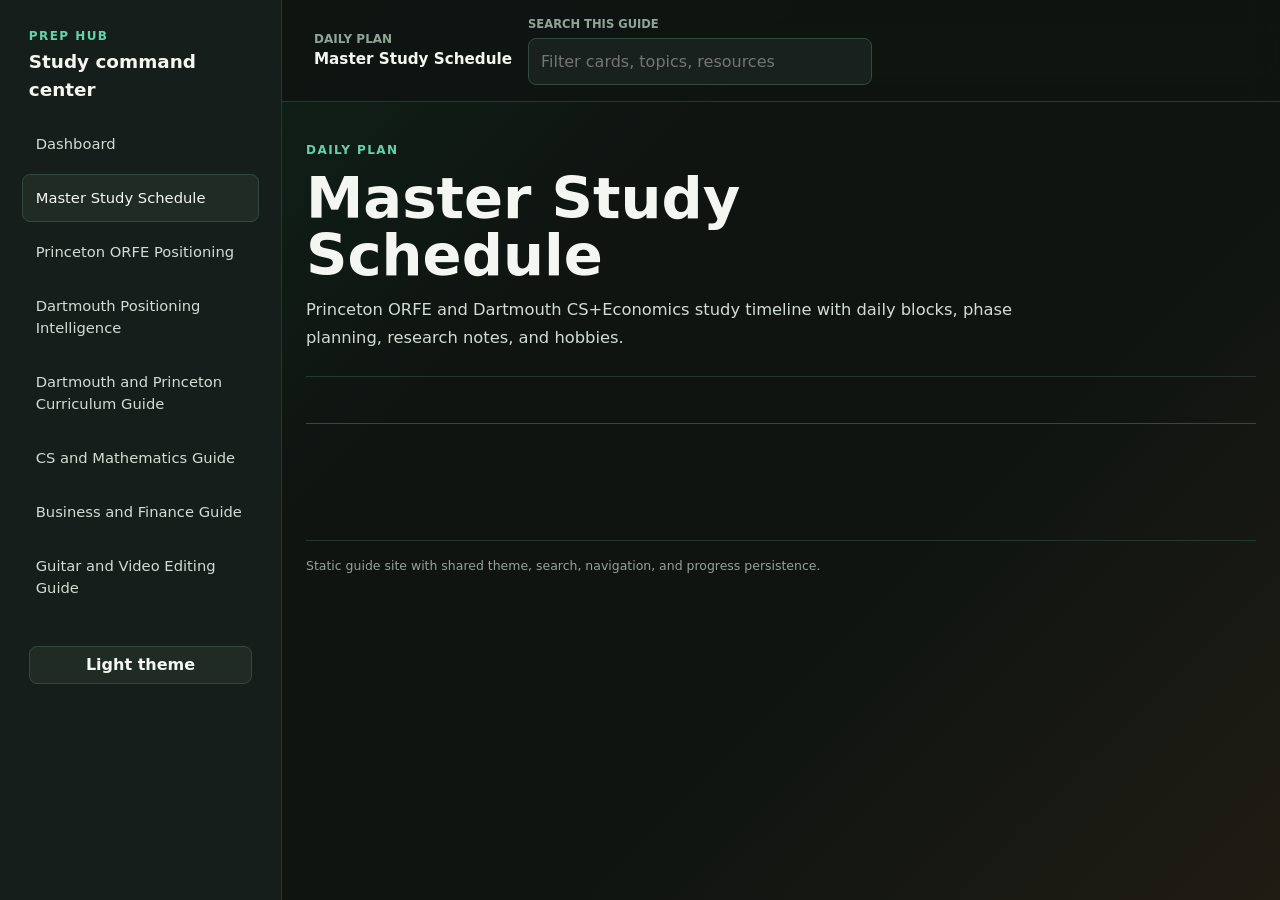
<file: pages/princeton_orfe_study_schedule.html>
<!doctype html>
<html lang="en">
<head>
  <meta charset="utf-8">
  <meta name="viewport" content="width=device-width, initial-scale=1">
  <meta name="description" content="Princeton ORFE and Dartmouth CS+Economics study timeline with daily blocks, phase planning, research notes, and hobbies.">
  <title>Master Study Schedule | Prep Hub</title>
  <link rel="stylesheet" href="../assets/css/style.css">
  <script src="../assets/js/main.js" defer></script>
</head>
<body data-page="princeton_orfe_study_schedule">
  <a class="skip-link" href="#main-content">Skip to main content</a>
  <div class="site-shell">
    <aside class="sidebar" id="site-sidebar">
      <a class="brand" href="../index.html">
        <span class="brand-mark">Prep Hub</span>
        <span class="brand-name">Study command center</span>
      </a>
      <nav class="site-nav" aria-label="Guide navigation">
        <a href="../index.html">Dashboard</a>
        <a href="princeton_orfe_study_schedule.html" class="active">Master Study Schedule</a>
        <a href="princeton_orfe_positioning_guide.html">Princeton ORFE Positioning</a>
        <a href="dartmouth_positioning_intelligence.html">Dartmouth Positioning Intelligence</a>
        <a href="dartmouth_princeton_curriculum_guide.html">Dartmouth and Princeton Curriculum Guide</a>
        <a href="cs_math_full_guide.html">CS and Mathematics Guide</a>
        <a href="business_finance_full_guide.html">Business and Finance Guide</a>
        <a href="guitar_video_editing_guide.html">Guitar and Video Editing Guide</a>
      </nav>
      <div class="sidebar-tools">
        <button type="button" class="theme-toggle" id="theme-toggle" aria-label="Toggle light theme">Toggle theme</button>
      </div>
    </aside>
    <div class="page-frame">
      <header class="topbar">
        <button type="button" class="menu-toggle" id="menu-toggle" aria-controls="site-sidebar" aria-expanded="false">Menu</button>
        <div class="topbar-title">
          <div class="crumb">Daily plan</div>
          <div class="current-title">Master Study Schedule</div>
        </div>
        <label class="search-field">
          <span>Search this guide</span>
          <input id="searchInput" type="search" autocomplete="off" placeholder="Filter cards, topics, resources">
        </label>
      </header>
      <main id="main-content" class="content" tabindex="-1">
        <header class="page-hero">
          <div class="eyebrow">Daily plan</div>
          <h1>Master Study Schedule</h1>
          <p>Princeton ORFE and Dartmouth CS+Economics study timeline with daily blocks, phase planning, research notes, and hobbies.</p>
        </header>
        <section class="guide-panel" data-search-scope>
<h2 class="sr-only">Study schedule for Princeton ORFE (SCEA primary) and Dartmouth CS+Economics with daily timeline, weekly phase planner, research notes, and hobbies.</h2>

<div class="guide-shell"><div class="nav" id="mainNav"></div>
<div id="app"></div>
</div>
        </section>
      </main>
      <footer class="footer">Static guide site with shared theme, search, navigation, and progress persistence.</footer>
    </div>
  </div>
</body>
</html>
</file>
<file: assets/css/style.css>
:root {
  color-scheme: dark;
  --font-sans: Inter, ui-sans-serif, system-ui, -apple-system, BlinkMacSystemFont, "Segoe UI", sans-serif;
  --bg: #11100e;
  --bg-soft: #171512;
  --surface: #1f1d19;
  --surface-2: #2a2721;
  --surface-3: #343027;
  --text: #f8f1e6;
  --text-soft: #d7cdbc;
  --text-muted: #9f9484;
  --border: #464034;
  --border-soft: #332f28;
  --accent: #55b7a5;
  --accent-strong: #76d0bf;
  --accent-warm: #f4b45f;
  --accent-rose: #d96b8b;
  --shadow: 0 24px 70px rgba(0, 0, 0, 0.28);
  --radius-sm: 6px;
  --radius-md: 8px;
  --radius-lg: 10px;
  --sidebar-width: 282px;
  --color-background-primary: var(--surface);
  --color-background-secondary: var(--surface-2);
  --color-text-primary: var(--text);
  --color-text-secondary: var(--text-soft);
  --color-text-tertiary: var(--text-muted);
  --color-border-tertiary: var(--border);
  --border-radius-md: var(--radius-md);
  --border-radius-lg: var(--radius-lg);
}

body.light {
  color-scheme: light;
  --bg: #f7f3eb;
  --bg-soft: #ede6da;
  --surface: #fffaf2;
  --surface-2: #f0e8db;
  --surface-3: #e4d9c9;
  --text: #211f1b;
  --text-soft: #51493f;
  --text-muted: #746a5d;
  --border: #d1c3b0;
  --border-soft: #e3d8c8;
  --accent: #157f70;
  --accent-strong: #0d6d60;
  --accent-warm: #9a5c12;
  --accent-rose: #a8365e;
  --shadow: 0 18px 55px rgba(82, 63, 39, 0.15);
}

* {
  box-sizing: border-box;
}

html {
  min-height: 100%;
}

body {
  min-height: 100%;
  margin: 0;
  background:
    linear-gradient(135deg, rgba(85, 183, 165, 0.08), transparent 34rem),
    linear-gradient(315deg, rgba(244, 180, 95, 0.08), transparent 30rem),
    var(--bg);
  color: var(--text);
  font-family: var(--font-sans);
  line-height: 1.5;
}

a {
  color: inherit;
}

button,
input {
  font: inherit;
}

button {
  border: 0;
}

.skip-link {
  position: fixed;
  left: 1rem;
  top: 1rem;
  z-index: 20;
  transform: translateY(-150%);
  border-radius: var(--radius-md);
  background: var(--accent);
  color: #061714;
  padding: 0.55rem 0.8rem;
  font-weight: 700;
  text-decoration: none;
}

.skip-link:focus {
  transform: translateY(0);
}

.site-shell {
  display: grid;
  grid-template-columns: var(--sidebar-width) minmax(0, 1fr);
  min-height: 100vh;
}

.sidebar {
  position: sticky;
  top: 0;
  height: 100vh;
  overflow-y: auto;
  border-right: 1px solid var(--border-soft);
  background: color-mix(in srgb, var(--surface) 92%, black 8%);
  padding: 1.1rem;
}

.brand {
  display: flex;
  flex-direction: column;
  gap: 0.2rem;
  padding: 0.35rem 0.45rem 1rem;
  color: var(--text);
  text-decoration: none;
}

.brand-mark {
  color: var(--accent-strong);
  font-size: 0.75rem;
  font-weight: 800;
  letter-spacing: 0.12em;
  text-transform: uppercase;
}

.brand-name {
  font-size: 1.15rem;
  font-weight: 800;
}

.site-nav {
  display: flex;
  flex-direction: column;
  gap: 0.2rem;
}

.site-nav a {
  display: block;
  border: 1px solid transparent;
  border-radius: var(--radius-md);
  color: var(--text-soft);
  padding: 0.62rem 0.7rem;
  text-decoration: none;
}

.site-nav a:hover,
.site-nav a.active {
  border-color: var(--border);
  background: var(--surface-2);
  color: var(--text);
}

.sidebar-tools {
  display: grid;
  gap: 0.55rem;
  margin-top: 1.1rem;
  padding: 1rem 0.45rem 0;
}

.theme-toggle,
.menu-toggle,
.prompt-button,
.compat-link,
.button-link {
  display: inline-flex;
  align-items: center;
  justify-content: center;
  min-height: 38px;
  border: 1px solid var(--border);
  border-radius: var(--radius-md);
  background: var(--surface-2);
  color: var(--text);
  cursor: pointer;
  font-weight: 700;
  text-decoration: none;
}

.theme-toggle:hover,
.menu-toggle:hover,
.prompt-button:hover,
.compat-link:hover,
.button-link:hover {
  border-color: var(--accent);
  color: var(--accent-strong);
}

.page-frame {
  min-width: 0;
}

.topbar {
  position: sticky;
  top: 0;
  z-index: 10;
  display: grid;
  grid-template-columns: auto minmax(0, 1fr) minmax(220px, 360px);
  align-items: center;
  gap: 1rem;
  border-bottom: 1px solid var(--border-soft);
  background: color-mix(in srgb, var(--bg) 90%, transparent);
  padding: 0.85rem clamp(1rem, 3vw, 2rem);
  backdrop-filter: blur(14px);
}

.menu-toggle {
  display: none;
  width: 42px;
  min-height: 38px;
}

.topbar-title {
  min-width: 0;
}

.crumb {
  color: var(--text-muted);
  font-size: 0.75rem;
  font-weight: 800;
  text-transform: uppercase;
}

.current-title {
  overflow: hidden;
  color: var(--text);
  font-size: 0.95rem;
  font-weight: 800;
  text-overflow: ellipsis;
  white-space: nowrap;
}

.search-field {
  display: grid;
  gap: 0.3rem;
}

.search-field span {
  color: var(--text-muted);
  font-size: 0.72rem;
  font-weight: 800;
  text-transform: uppercase;
}

.search-field input {
  width: 100%;
  border: 1px solid var(--border);
  border-radius: var(--radius-md);
  background: var(--surface);
  color: var(--text);
  padding: 0.66rem 0.75rem;
}

.content {
  width: min(1180px, calc(100% - 2rem));
  margin: 0 auto;
  padding: clamp(1.25rem, 3vw, 2.5rem) 0 3rem;
}

.page-hero,
.dashboard-hero {
  display: grid;
  gap: 0.7rem;
  margin-bottom: 1.25rem;
  border-bottom: 1px solid var(--border-soft);
  padding-bottom: 1.25rem;
}

.eyebrow {
  color: var(--accent-strong);
  font-size: 0.75rem;
  font-weight: 900;
  letter-spacing: 0.12em;
  text-transform: uppercase;
}

h1 {
  max-width: 14ch;
  margin: 0;
  color: var(--text);
  font-size: clamp(2rem, 4vw, 4.2rem);
  line-height: 1;
}

.page-hero p,
.dashboard-hero p {
  max-width: 760px;
  margin: 0;
  color: var(--text-soft);
  font-size: 1rem;
}

.guide-shell {
  padding: 0.35rem 0 2rem;
}

.dashboard-grid {
  display: grid;
  grid-template-columns: repeat(auto-fit, minmax(240px, 1fr));
  gap: 0.85rem;
}

.dashboard-card {
  display: grid;
  gap: 0.55rem;
  min-height: 176px;
  border: 1px solid var(--border);
  border-radius: var(--radius-md);
  background: var(--surface);
  box-shadow: var(--shadow);
  color: var(--text);
  padding: 1rem;
  text-decoration: none;
}

.dashboard-card:hover {
  border-color: var(--accent);
}

.card-eyebrow {
  color: var(--accent-warm);
  font-size: 0.72rem;
  font-weight: 900;
  letter-spacing: 0.08em;
  text-transform: uppercase;
}

.dashboard-card h2 {
  margin: 0;
  font-size: 1.08rem;
}

.dashboard-card h3 {
  margin: 0;
  font-size: 1.08rem;
  line-height: 1.25;
}

.dashboard-card p {
  margin: 0;
  color: var(--text-soft);
  font-size: 0.88rem;
}

.dashboard-stats,
.progress-grid {
  display: grid;
  grid-template-columns: repeat(auto-fit, minmax(150px, 1fr));
  gap: 0.65rem;
}

.dashboard-stat,
.progress-board {
  border: 1px solid var(--border-soft);
  border-radius: var(--radius-md);
  background: var(--surface);
  padding: 0.9rem;
}

.dashboard-stat strong {
  display: block;
  font-size: 1.45rem;
}

.dashboard-stat span,
.progress-board p {
  color: var(--text-soft);
  font-size: 0.83rem;
}

.progress-board {
  margin-top: 1rem;
}

.progress-board h2 {
  margin: 0 0 0.35rem;
  font-size: 1.05rem;
}

.progress-grid label {
  display: flex;
  align-items: center;
  gap: 0.55rem;
  border: 1px solid var(--border-soft);
  border-radius: var(--radius-md);
  background: var(--surface-2);
  padding: 0.72rem;
}

.progress-grid input {
  width: 1rem;
  height: 1rem;
  accent-color: var(--accent);
}

.index-hero {
  grid-template-columns: minmax(0, 1.05fr) minmax(320px, 0.95fr);
  align-items: stretch;
  gap: clamp(1rem, 3vw, 2rem);
  border: 1px solid var(--border-soft);
  border-radius: var(--radius-lg);
  background:
    linear-gradient(135deg, color-mix(in srgb, var(--surface) 84%, var(--accent) 16%), var(--surface)),
    var(--surface);
  box-shadow: var(--shadow);
  padding: clamp(1rem, 3vw, 1.6rem);
}

.hero-copy {
  display: grid;
  align-content: center;
  gap: 0.85rem;
}

.hero-copy h1 {
  max-width: 10ch;
}

.hero-actions {
  display: flex;
  flex-wrap: wrap;
  gap: 0.55rem;
  margin-top: 0.25rem;
}

.button-link {
  padding: 0 0.9rem;
}

.primary-action {
  border-color: transparent;
  background: var(--accent);
  color: #071815;
}

.primary-action:hover {
  border-color: transparent;
  color: #071815;
  background: var(--accent-strong);
}

.hero-panel {
  display: grid;
  gap: 0.65rem;
  border: 1px solid var(--border);
  border-radius: var(--radius-md);
  background: color-mix(in srgb, var(--surface-2) 88%, black 12%);
  padding: 0.8rem;
}

body.light .hero-panel {
  background: color-mix(in srgb, var(--surface-2) 92%, white 8%);
}

.signal-grid {
  display: grid;
  grid-template-columns: repeat(2, minmax(0, 1fr));
  gap: 0.55rem;
}

.signal-card {
  display: grid;
  gap: 0.35rem;
  min-height: 108px;
  border: 1px solid var(--border-soft);
  border-radius: var(--radius-md);
  background: var(--surface);
  padding: 0.8rem;
}

.signal-primary {
  min-height: 150px;
  border-color: color-mix(in srgb, var(--accent) 55%, var(--border) 45%);
}

.signal-card span {
  color: var(--text-muted);
  font-size: 0.72rem;
  font-weight: 900;
  letter-spacing: 0.08em;
  text-transform: uppercase;
}

.signal-card strong {
  color: var(--text);
  font-size: 1rem;
  line-height: 1.2;
}

.signal-primary strong {
  font-size: 1.35rem;
}

.signal-card p {
  margin: 0;
  color: var(--text-soft);
  font-size: 0.84rem;
}

.compact-stats {
  margin-bottom: 1.15rem;
}

.section-block {
  display: grid;
  gap: 0.85rem;
  margin-top: 1.35rem;
}

.section-heading {
  display: grid;
  grid-template-columns: minmax(0, 0.8fr) minmax(240px, 0.55fr);
  align-items: end;
  gap: 1rem;
  border-bottom: 1px solid var(--border-soft);
  padding-bottom: 0.7rem;
}

.section-heading h2 {
  margin: 0.2rem 0 0;
  color: var(--text);
  font-size: clamp(1.35rem, 2.5vw, 2rem);
  line-height: 1.1;
}

.section-heading p {
  margin: 0;
  color: var(--text-soft);
  font-size: 0.9rem;
}

.guide-grid {
  grid-template-columns: repeat(auto-fit, minmax(220px, 1fr));
}

.guide-grid .dashboard-card {
  min-height: 160px;
}

.card-feature {
  border-color: color-mix(in srgb, var(--accent) 55%, var(--border) 45%);
  background:
    linear-gradient(135deg, color-mix(in srgb, var(--surface) 72%, var(--accent) 28%), var(--surface));
}

.resource-grid {
  display: grid;
  grid-template-columns: repeat(auto-fit, minmax(270px, 1fr));
  gap: 0.85rem;
}

.resource-category {
  display: grid;
  gap: 0.65rem;
  border: 1px solid var(--border);
  border-radius: var(--radius-md);
  background: var(--surface);
  box-shadow: var(--shadow);
  padding: 0.95rem;
}

.resource-category-head {
  display: flex;
  align-items: center;
  justify-content: space-between;
  gap: 0.8rem;
}

.resource-category h3 {
  margin: 0;
  color: var(--text);
  font-size: 1rem;
}

.resource-category p {
  margin: 0;
  color: var(--text-soft);
  font-size: 0.84rem;
}

.resource-code {
  border: 1px solid color-mix(in srgb, var(--accent-warm) 55%, var(--border) 45%);
  border-radius: 999px;
  color: var(--accent-warm);
  padding: 0.16rem 0.45rem;
  font-size: 0.66rem;
  font-weight: 900;
  letter-spacing: 0.08em;
}

.resource-links {
  display: grid;
  gap: 0.35rem;
  margin-top: 0.1rem;
}

.resource-links a {
  display: grid;
  grid-template-columns: 48px minmax(0, 1fr);
  gap: 0.55rem;
  align-items: center;
  border: 1px solid var(--border-soft);
  border-radius: var(--radius-sm);
  background: var(--surface-2);
  color: var(--text-soft);
  min-height: 38px;
  padding: 0.42rem 0.52rem;
  text-decoration: none;
}

.resource-links a:hover {
  border-color: var(--accent);
  color: var(--text);
}

.resource-links span {
  justify-self: start;
  border-radius: 999px;
  background: color-mix(in srgb, var(--accent) 20%, transparent);
  color: var(--accent-strong);
  padding: 0.1rem 0.38rem;
  font-size: 0.62rem;
  font-weight: 900;
}

code {
  border: 1px solid var(--border-soft);
  border-radius: var(--radius-sm);
  background: var(--surface-2);
  color: var(--text);
  padding: 0.08rem 0.32rem;
  font-size: 0.85em;
}

.footer {
  width: min(1180px, calc(100% - 2rem));
  margin: 0 auto;
  border-top: 1px solid var(--border-soft);
  color: var(--text-muted);
  padding: 1rem 0 2rem;
  font-size: 0.78rem;
}

.sr-only {
  position: absolute;
  width: 1px;
  height: 1px;
  overflow: hidden;
  clip: rect(0, 0, 0, 0);
  white-space: nowrap;
}

.hidden-by-search {
  display: none !important;
}

.panel {
  display: none;
}

.panel.active,
.panel.on {
  display: block;
}

.tab,
button.tb,
button.tt,
button.mb,
button.dt,
.school-btn,
.nav button,
.rsbtn,
.subtab,
.phase-tab {
  transition: border-color 0.16s ease, background 0.16s ease, color 0.16s ease;
}

.tab {
  margin: 0 0.25rem 0.35rem 0;
  border: 1px solid var(--border);
  border-radius: 999px;
  background: var(--surface-2);
  color: var(--text-soft);
  cursor: pointer;
  padding: 0.5rem 0.8rem;
  font-size: 0.82rem;
  font-weight: 700;
}

.tab.active,
.tab.on {
  border-color: transparent;
  background: var(--text);
  color: var(--bg);
}

.card,
.theme-card,
.prof-card,
.essay-block,
.dplan-step,
.topic-card,
.rc {
  background: var(--color-background-primary);
}

.prompt-actions {
  display: flex;
  flex-wrap: wrap;
  gap: 0.5rem;
  margin-top: 1rem;
}

.prompt-button {
  padding: 0.5rem 0.75rem;
  font-size: 0.8rem;
}

.prompt-button.copied {
  border-color: var(--accent);
  color: var(--accent-strong);
}

.deadline-grid {
  display: grid;
  grid-template-columns: repeat(3, minmax(0, 1fr));
  gap: 0.5rem;
  margin-bottom: 1rem;
}

.deadline-grid > div {
  border: 1px solid var(--color-border-tertiary);
  border-radius: var(--radius-md);
  padding: 0.75rem 0.9rem;
  text-align: center;
}

.deadline-grid > div > div:first-child {
  color: var(--color-text-tertiary);
  font-size: 0.72rem;
  margin-bottom: 0.2rem;
}

.deadline-grid > div > div:last-child {
  color: var(--color-text-primary);
  font-size: 0.86rem;
  font-weight: 800;
}

.theme-card {
  border: 2px solid var(--accent-rose);
}

.accent-left {
  border-left: 3px solid var(--accent-rose);
}

.value-row > div:first-child,
.theme-row > div:first-child {
  min-width: 100px;
  color: var(--color-text-secondary);
  font-size: 0.8rem;
  font-weight: 800;
}

.value-row > div:last-child,
.theme-row > div:last-child {
  color: var(--color-text-secondary);
  font-size: 0.84rem;
  line-height: 1.55;
}

.compat-main {
  display: grid;
  min-height: 100vh;
  place-items: center;
  padding: 2rem;
}

.compat-panel {
  width: min(520px, 100%);
  border: 1px solid var(--border);
  border-radius: var(--radius-md);
  background: var(--surface);
  box-shadow: var(--shadow);
  padding: 1.25rem;
}

.compat-panel h1 {
  max-width: none;
  font-size: 1.55rem;
}

.compat-panel p {
  color: var(--text-soft);
}

@media (max-width: 860px) {
  .site-shell {
    grid-template-columns: 1fr;
  }

  .sidebar {
    position: fixed;
    inset: 0 auto 0 0;
    z-index: 30;
    width: min(var(--sidebar-width), calc(100vw - 3rem));
    transform: translateX(-105%);
    transition: transform 0.18s ease;
  }

  body.sidebar-open .sidebar {
    transform: translateX(0);
  }

  .menu-toggle {
    display: inline-flex;
  }

  .topbar {
    grid-template-columns: auto minmax(0, 1fr);
  }

  .search-field {
    grid-column: 1 / -1;
  }

  .deadline-grid {
    grid-template-columns: 1fr;
  }

  .index-hero,
  .section-heading {
    grid-template-columns: 1fr;
  }

  .hero-panel {
    order: -1;
  }
}

@media (max-width: 560px) {
  .content,
  .footer {
    width: min(100% - 1rem, 1180px);
  }

  .topbar {
    padding-inline: 0.7rem;
  }

  h1 {
    font-size: 2rem;
  }

  .signal-grid {
    grid-template-columns: 1fr;
  }

  .resource-grid {
    grid-template-columns: 1fr;
  }
}


/* Master Study Schedule */
:root{
  --princeton:#E07020;--princeton-bg:rgba(224,112,32,0.09);--princeton-bd:rgba(224,112,32,0.28);
  --dartmouth:#00693E;--dartmouth-bg:rgba(0,105,62,0.08);--dartmouth-bd:rgba(0,105,62,0.28);
  --col-cs:#534AB7;--bg-cs:rgba(83,74,183,0.09);
  --col-sat:#993C1D;--bg-sat:rgba(153,60,29,0.09);
  --col-biz:#0F6E56;--bg-biz:rgba(15,110,86,0.09);
  --col-app:#E07020;--bg-app:rgba(224,112,32,0.09);
  --col-guitar:#185FA5;--bg-guitar:rgba(24,95,165,0.09);
  --col-video:#A32D2D;--bg-video:rgba(163,45,45,0.09);
  --col-rest:#5F5E5A;--bg-rest:rgba(95,94,90,0.07);
  --col-ex:#854F0B;--bg-ex:rgba(133,79,11,0.09);
}


.nav{display:flex;gap:4px;flex-wrap:wrap;margin-bottom:16px;padding-bottom:12px;border-bottom:0.5px solid var(--color-border-tertiary)}
.nb{padding:5px 13px;font-size:12px;font-weight:500;border:0.5px solid var(--color-border-secondary);background:var(--color-background-primary);color:var(--color-text-secondary);cursor:pointer;border-radius:20px;transition:all .15s}
.nb:hover{border-color:var(--princeton);color:var(--princeton)}
.nb.on{background:var(--princeton);color:#fff;border-color:transparent;font-weight:600}

.hero-grid{display:grid;grid-template-columns:1fr 1fr;gap:8px;margin-bottom:14px}
.hero-p{background:var(--princeton-bg);border:0.5px solid var(--princeton-bd);border-radius:var(--border-radius-lg);padding:14px 16px;grid-column:1/-1}
.hero-d{background:var(--dartmouth-bg);border:0.5px solid var(--dartmouth-bd);border-radius:var(--border-radius-lg);padding:14px 16px}
.htag{font-size:9px;font-weight:500;letter-spacing:.09em;text-transform:uppercase;margin-bottom:5px}
.htag.p{color:var(--princeton)}.htag.d{color:var(--dartmouth)}
.htitle{font-size:17px;font-weight:500;line-height:1.2;margin-bottom:5px}
.htitle.p{color:var(--princeton)}.htitle.d{color:var(--dartmouth)}
.hsub{font-size:11.5px;line-height:1.6;color:var(--color-text-secondary)}
.hbadge{display:inline-block;font-size:10px;font-weight:500;padding:3px 10px;border-radius:12px;margin-top:8px;letter-spacing:.02em}
.hbadge.p{background:var(--princeton);color:#fff}.hbadge.d{background:var(--dartmouth);color:#fff}

.stat-row{display:grid;grid-template-columns:repeat(5,1fr);gap:6px;margin-bottom:16px}
.sc{background:var(--color-background-secondary);border-radius:var(--border-radius-md);padding:10px 6px;text-align:center}
.sv{font-size:17px;font-weight:500;color:var(--color-text-primary);line-height:1}
.sl{font-size:9px;color:var(--color-text-tertiary);margin-top:3px;line-height:1.4}

.sub-tabs{display:flex;gap:4px;flex-wrap:wrap;margin-bottom:14px}
.stb{padding:5px 11px;font-size:11px;font-weight:500;border:0.5px solid var(--color-border-secondary);background:var(--color-background-primary);color:var(--color-text-secondary);cursor:pointer;border-radius:16px;transition:all .15s}
.stb.on{background:var(--color-background-secondary);color:var(--color-text-primary);font-weight:600;border-color:var(--color-border-primary)}

.timeline{display:flex;flex-direction:column;gap:3px}
.tb2{display:grid;grid-template-columns:78px 3px 1fr;gap:10px;align-items:stretch;padding:10px 12px 10px 0;border-radius:var(--border-radius-md);border:0.5px solid transparent}
.tb2-time{font-size:10px;font-weight:500;padding-left:12px;display:flex;align-items:center;line-height:1.3}
.tb2-bar{border-radius:2px;min-height:28px}
.tb2-right{flex:1;padding-right:4px}
.tb2-title{font-size:12.5px;font-weight:500;margin-bottom:2px}
.tb2-sub{font-size:11px;line-height:1.55;opacity:.82}
.tb2-note{margin-top:6px;padding:6px 9px;border-radius:5px;font-size:10.5px;line-height:1.5;background:rgba(0,0,0,.05)}

.phs{display:flex;gap:4px;flex-wrap:wrap;margin-bottom:10px}
.phb{padding:5px 11px;font-size:11px;font-weight:500;border:0.5px solid var(--color-border-secondary);background:var(--color-background-primary);color:var(--color-text-secondary);cursor:pointer;border-radius:16px;transition:all .15s}
.phb.on{background:var(--color-text-primary);color:var(--color-background-primary);border-color:transparent;font-weight:600}

.ph-banner{border-radius:var(--border-radius-md);padding:12px 16px;margin-bottom:10px;border:0.5px solid}
.ph-banner-t{font-size:12.5px;font-weight:500;margin-bottom:3px}
.ph-banner-b{font-size:11px;line-height:1.6;opacity:.9}

.wgrid{border-radius:var(--border-radius-md);border:0.5px solid var(--color-border-tertiary);overflow:hidden;margin-bottom:10px}
.wg-h{display:grid;grid-template-columns:64px repeat(7,1fr);background:var(--color-background-secondary)}
.wg-hc{padding:8px 2px;text-align:center;font-size:9.5px;font-weight:500;color:var(--color-text-secondary);letter-spacing:.03em}
.wg-row{display:grid;grid-template-columns:64px repeat(7,1fr);border-top:0.5px solid var(--color-border-tertiary)}
.wg-rl{padding:6px;font-size:9px;font-weight:500;color:var(--color-text-secondary);background:var(--color-background-secondary);display:flex;align-items:center;line-height:1.3;text-transform:uppercase;letter-spacing:.04em}
.wg-cell{padding:3px 2px}
.chip{display:block;border-radius:4px;padding:2px 4px;font-size:8.5px;font-weight:500;line-height:1.35;margin-bottom:2px}

.leg{display:flex;flex-wrap:wrap;gap:8px;margin-bottom:12px}
.lg-i{display:flex;align-items:center;gap:4px;font-size:10px;color:var(--color-text-secondary)}
.lg-d{width:8px;height:8px;border-radius:50%;flex-shrink:0}

.sun-note{border-radius:var(--border-radius-md);padding:12px 16px;background:var(--bg-guitar);border:0.5px solid rgba(24,95,165,.3)}
.sun-note-t{font-size:12px;font-weight:500;color:var(--col-guitar);margin-bottom:3px}
.sun-note-b{font-size:11px;color:var(--col-guitar);line-height:1.6;opacity:.9}

.r-school-tabs{display:flex;gap:6px;margin-bottom:14px;padding-bottom:12px;border-bottom:0.5px solid var(--color-border-tertiary)}
.rsbtn{padding:6px 14px;font-size:12px;font-weight:500;border:0.5px solid var(--color-border-secondary);background:var(--color-background-primary);color:var(--color-text-secondary);cursor:pointer;border-radius:20px;transition:all .15s}
.rsbtn.p.on{background:var(--princeton);color:#fff;border-color:transparent;font-weight:600}
.rsbtn.d.on{background:var(--dartmouth);color:#fff;border-color:transparent;font-weight:600}

.school-intro{border-radius:var(--border-radius-lg);padding:16px 18px;border:0.5px solid;margin-bottom:12px}
.si-tag{font-size:9px;font-weight:500;letter-spacing:.09em;text-transform:uppercase;margin-bottom:5px}
.si-title{font-size:18px;font-weight:500;letter-spacing:-.01em;margin-bottom:6px;line-height:1.2}
.si-sub{font-size:11.5px;line-height:1.65;opacity:.9}

.s-note{border-radius:var(--border-radius-md);padding:10px 14px;font-size:11px;line-height:1.6;margin-bottom:12px;border:0.5px solid}
.sec-lbl{font-size:9px;font-weight:500;text-transform:uppercase;letter-spacing:.1em;color:var(--color-text-tertiary);margin:14px 0 8px;display:flex;align-items:center;gap:8px}
.sec-lbl::after{content:'';flex:1;height:0.5px;background:var(--color-border-tertiary)}

.r-card{background:var(--color-background-primary);border:0.5px solid var(--color-border-tertiary);border-radius:var(--border-radius-lg);margin-bottom:6px;overflow:hidden}
.rc-head{padding:12px 14px;display:flex;align-items:flex-start;gap:10px;cursor:pointer;user-select:none}
.rc-ico{font-size:18px;flex-shrink:0;padding-top:1px}
.rc-lbl{font-size:9px;font-weight:500;text-transform:uppercase;letter-spacing:.07em;margin-bottom:2px}
.rc-title{font-size:13px;font-weight:500;color:var(--color-text-primary);line-height:1.3}
.rc-sub{font-size:11px;color:var(--color-text-secondary);margin-top:2px}
.rc-chev{margin-left:auto;font-size:14px;color:var(--color-text-tertiary);transition:transform .2s;flex-shrink:0;padding-top:2px}
.rc-chev.open{transform:rotate(180deg)}
.rc-body{border-top:0.5px solid var(--color-border-tertiary);padding:14px;display:none}
.rc-body.open{display:block}

.dg{display:grid;grid-template-columns:1fr 1fr;gap:7px;margin-bottom:10px}
.dc{background:var(--color-background-secondary);border-radius:var(--border-radius-md);padding:10px 12px}
.dl{font-size:9px;font-weight:500;text-transform:uppercase;letter-spacing:.06em;color:var(--color-text-tertiary);margin-bottom:4px}
.dv{font-size:11.5px;color:var(--color-text-primary);line-height:1.55}

.ri{padding:9px 11px;background:var(--color-background-secondary);border-radius:var(--border-radius-md);margin-bottom:5px;font-size:11.5px;line-height:1.6}
.ri-n{font-weight:500;color:var(--color-text-primary)}
.ri-d{color:var(--color-text-secondary)}

.ep{background:var(--color-background-secondary);border-radius:var(--border-radius-md);padding:11px 13px;margin-bottom:8px;font-size:11.5px;line-height:1.65;color:var(--color-text-primary)}
.ep-lbl{font-size:9px;font-weight:500;text-transform:uppercase;letter-spacing:.07em;margin-bottom:5px}

.pc{background:var(--color-background-secondary);border-radius:var(--border-radius-md);padding:9px 12px;margin-bottom:5px}
.pn{font-size:12px;font-weight:500;color:var(--color-text-primary)}
.pa{font-size:11px;color:var(--color-text-secondary);margin-top:2px}
.pw{font-size:11px;color:var(--color-text-secondary);margin-top:5px;padding-top:5px;border-top:0.5px solid var(--color-border-tertiary);line-height:1.55}

.hb-grid{display:grid;grid-template-columns:1fr 1fr;gap:7px;margin:10px 0 12px}
.hb-cell{background:var(--color-background-secondary);border-radius:var(--border-radius-md);padding:9px 11px}
.hb-lbl{font-size:9px;font-weight:500;text-transform:uppercase;letter-spacing:.06em;color:var(--color-text-tertiary);margin-bottom:3px}
.hb-val{font-size:11px;color:var(--color-text-primary);line-height:1.5}

/* Princeton ORFE Positioning */
.tabs{display:flex;gap:3px;border-bottom:0.5px solid var(--color-border-tertiary);margin-bottom:1.5rem;flex-wrap:wrap}
.tab{padding:8px 14px;font-size:13px;cursor:pointer;border:none;background:none;color:var(--color-text-secondary);border-bottom:2px solid transparent}
.tab.active{color:var(--color-text-primary);border-bottom:2px solid #F37 ;font-weight:500}
.tab.active{border-bottom-color:#D4537E}
.panel{display:none}.panel.active{display:block}
.section-label{font-size:11px;font-weight:500;letter-spacing:.06em;text-transform:uppercase;color:var(--color-text-tertiary);margin:1.25rem 0 .6rem}
.card{border:0.5px solid var(--color-border-tertiary);border-radius:var(--border-radius-lg);padding:1rem 1.25rem;margin-bottom:.75rem}
.card-title{font-size:14px;font-weight:500;margin-bottom:.4rem}
.card-body{font-size:13px;color:var(--color-text-secondary);line-height:1.65}
.pill{display:inline-block;padding:2px 9px;border-radius:9999px;font-size:11px;font-weight:500;margin:2px}
.two-col{display:grid;grid-template-columns:1fr 1fr;gap:10px}
.accent-left{border-left:3px solid;border-radius:0;padding-left:12px;margin-bottom:.75rem}
.value-row{display:flex;gap:12px;align-items:flex-start;padding:10px 0;border-bottom:0.5px solid var(--color-border-tertiary)}
.value-row:last-child{border-bottom:none}
.value-icon{font-size:18px;color:var(--color-text-tertiary);flex-shrink:0;padding-top:1px}
.value-title{font-size:13px;font-weight:500;margin-bottom:3px}
.value-body{font-size:12px;color:var(--color-text-secondary);line-height:1.55}
.value-you{font-size:12px;color:#0F6E56;margin-top:4px;line-height:1.5}
.value-gap{font-size:12px;color:#854F0B;margin-top:4px;line-height:1.5}
.essay-block{border:0.5px solid var(--color-border-tertiary);border-radius:var(--border-radius-lg);padding:1rem 1.25rem;margin-bottom:.75rem}
.essay-prompt{font-size:12px;color:var(--color-text-tertiary);margin-bottom:.5rem;font-style:italic}
.essay-angle{font-size:13px;font-weight:500;color:#993556;margin-bottom:.4rem}
.essay-why{font-size:12px;color:var(--color-text-secondary);line-height:1.6}
.do-dont{display:grid;grid-template-columns:1fr 1fr;gap:8px;margin-top:.5rem}
.do-box{background:#E1F5EE;border-radius:var(--border-radius-md);padding:.75rem;font-size:12px;color:#085041;line-height:1.6}
.dont-box{background:#FAECE7;border-radius:var(--border-radius-md);padding:.75rem;font-size:12px;color:#712B13;line-height:1.6}
.do-box strong,.dont-box strong{display:block;font-weight:500;margin-bottom:4px}
.theme-card{border:0.5px solid var(--color-border-secondary);border-radius:var(--border-radius-lg);padding:1.25rem;margin-bottom:.75rem;background:var(--color-background-primary)}
.course-grid{display:grid;grid-template-columns:repeat(2,1fr);gap:6px;margin-bottom:1rem}
.course-tag{border:0.5px solid var(--color-border-tertiary);border-radius:var(--border-radius-md);padding:.5rem .75rem;font-size:12px}
.course-code{font-weight:500;color:#993556;margin-bottom:2px}
.course-name{color:var(--color-text-secondary)}

/* Dartmouth Positioning Intelligence */
.tabs{display:flex;gap:3px;border-bottom:0.5px solid var(--color-border-tertiary);margin-bottom:1.5rem;flex-wrap:wrap;}
.tab{padding:9px 14px;font-size:12px;cursor:pointer;border:none;background:none;color:var(--color-text-secondary);border-bottom:2px solid transparent;font-weight:500;white-space:nowrap;}
.tab.on{color:var(--color-text-primary);border-bottom-color:#534AB7;}
.panel{display:none;}.panel.on{display:block;}
.vrow{display:flex;gap:12px;align-items:flex-start;padding:12px 0;border-bottom:0.5px solid var(--color-border-tertiary);}
.vrow:last-child{border-bottom:none;}
.vicon{font-size:20px;flex-shrink:0;padding-top:2px;color:var(--color-text-secondary);}
.vtitle{font-size:13px;font-weight:600;color:var(--color-text-primary);margin-bottom:3px;}
.vbody{font-size:12px;color:var(--color-text-secondary);line-height:1.6;}
.vyou{font-size:12px;line-height:1.55;margin-top:5px;padding:6px 10px;border-radius:6px;}
.two{display:grid;grid-template-columns:1fr 1fr;gap:8px;margin-bottom:10px;}
.card{border:0.5px solid var(--color-border-tertiary);border-radius:10px;padding:13px 15px;margin-bottom:8px;background:var(--color-background-primary);}
.card-t{font-size:13px;font-weight:600;color:var(--color-text-primary);margin-bottom:5px;}
.card-b{font-size:12px;color:var(--color-text-secondary);line-height:1.6;}
.do{background:#E1F5EE;border-radius:8px;padding:11px 13px;font-size:12px;color:#085041;line-height:1.6;}
.dont{background:#FAECE7;border-radius:8px;padding:11px 13px;font-size:12px;color:#712B13;line-height:1.6;}
.do strong,.dont strong{display:block;font-weight:600;margin-bottom:4px;}
.slabel{font-size:11px;font-weight:600;text-transform:uppercase;letter-spacing:.06em;color:var(--color-text-secondary);margin:14px 0 7px;}
.acc{border-left:3px solid #534AB7;padding-left:12px;margin-bottom:10px;}
.acc-text{font-size:13px;line-height:1.65;color:var(--color-text-primary);}
.acc-sub{font-size:12px;color:var(--color-text-secondary);margin-top:4px;}
.term-grid{display:grid;grid-template-columns:repeat(4,1fr);gap:5px;margin-bottom:12px;}
.term{border-radius:8px;padding:9px 8px;text-align:center;border:0.5px solid var(--color-border-tertiary);}
.term-l{font-size:10px;font-weight:600;text-transform:uppercase;margin-bottom:2px;}
.term-v{font-size:12px;font-weight:500;}
.dplan-step{border-left:3px solid #34D399;border-radius:0 10px 10px 0;padding:11px 14px;margin-bottom:7px;background:var(--color-background-secondary);}
.dplan-year{font-size:11px;font-weight:700;text-transform:uppercase;letter-spacing:.05em;color:#0F6E56;margin-bottom:3px;}
.dplan-title{font-size:13px;font-weight:600;color:var(--color-text-primary);margin-bottom:4px;}
.dplan-body{font-size:12px;color:var(--color-text-secondary);line-height:1.6;}
.dplan-fix{border-left-color:#EF9F27!important;}
.dplan-fix .dplan-year{color:#7A3B06!important;}
.essay-block{border:0.5px solid var(--color-border-tertiary);border-radius:10px;padding:13px 15px;margin-bottom:8px;}
.essay-prompt{font-size:11px;color:var(--color-text-secondary);margin-bottom:6px;font-style:italic;line-height:1.5;}
.essay-angle{font-size:13px;font-weight:600;color:#3C3489;margin-bottom:5px;}
.essay-why{font-size:12px;color:var(--color-text-secondary);line-height:1.65;}
.theme-main{border:2px solid #534AB7;border-radius:12px;padding:18px 20px;margin-bottom:12px;}
.theme-brand{font-size:24px;font-weight:600;color:var(--color-text-primary);margin:4px 0 6px;}
.theme-sub{font-size:13px;color:var(--color-text-secondary);line-height:1.6;}
.theme-row{display:flex;gap:10px;padding:9px 0;border-bottom:0.5px solid var(--color-border-tertiary);font-size:12px;}
.theme-row:last-child{border-bottom:none;}
.theme-label{min-width:100px;font-weight:600;color:var(--color-text-secondary);flex-shrink:0;}
.theme-val{color:var(--color-text-secondary);line-height:1.5;}
.banner{border-radius:10px;padding:11px 14px;margin-bottom:8px;border:0.5px solid;}
.banner-t{font-size:12px;font-weight:700;margin-bottom:3px;}
.banner-b{font-size:12px;line-height:1.6;}
.stat-row{display:grid;grid-template-columns:repeat(3,1fr);gap:6px;margin-bottom:1.25rem;}
.stat{background:var(--color-background-secondary);border-radius:10px;padding:11px;text-align:center;}
.stat-v{font-size:18px;font-weight:600;color:var(--color-text-primary);}
.stat-l{font-size:10px;color:var(--color-text-secondary);margin-top:3px;line-height:1.3;}
.prof-card{border:0.5px solid var(--color-border-tertiary);border-radius:8px;padding:10px 12px;margin-bottom:5px;background:var(--color-background-secondary);}
.prof-name{font-size:12px;font-weight:600;color:var(--color-text-primary);margin-bottom:2px;}
.prof-work{font-size:11px;color:var(--color-text-secondary);line-height:1.5;margin-bottom:3px;}
.prof-conn{font-size:11px;color:#0F6E56;line-height:1.5;}
.pill{display:inline-block;padding:2px 8px;border-radius:20px;font-size:10px;font-weight:500;margin:2px;}

/* Dartmouth and Princeton Curriculum Guide */
.school-tabs{display:flex;gap:8px;margin-bottom:1.25rem;flex-wrap:wrap;}
.school-btn{padding:9px 18px;font-size:13px;font-weight:500;border:0.5px solid var(--color-border-tertiary);background:var(--color-background-secondary);color:var(--color-text-secondary);cursor:pointer;border-radius:20px;display:flex;align-items:center;gap:6px;}
.school-btn.on{background:var(--color-text-primary);color:var(--color-background-primary);border-color:transparent;}
.dom-tabs{display:flex;gap:4px;margin-bottom:1.25rem;flex-wrap:wrap;}
button.dt{padding:7px 14px;font-size:12px;font-weight:500;border:0.5px solid var(--color-border-tertiary);background:var(--color-background-secondary);color:var(--color-text-secondary);cursor:pointer;border-radius:20px;}
button.dt.on{background:var(--color-text-primary);color:var(--color-background-primary);border-color:transparent;}
.domain-hero{border-radius:12px;padding:14px 16px;margin-bottom:1rem;border:0.5px solid;}
.dh-title{font-size:15px;font-weight:500;margin-bottom:3px;}
.dh-sub{font-size:12px;line-height:1.6;opacity:.85;}
.topic-card{border-radius:12px;margin-bottom:8px;border:0.5px solid var(--color-border-tertiary);overflow:hidden;background:var(--color-background-primary);}
.topic-header{display:flex;align-items:center;gap:12px;padding:13px 15px;cursor:pointer;user-select:none;}
.topic-stripe{width:4px;border-radius:2px;height:36px;flex-shrink:0;}
.topic-icon{font-size:18px;flex-shrink:0;width:28px;text-align:center;}
.topic-meta{flex:1;}
.topic-name{font-size:14px;font-weight:500;color:var(--color-text-primary);}
.topic-when{font-size:11px;color:var(--color-text-secondary);margin-top:1px;}
.topic-chev{font-size:14px;color:var(--color-text-secondary);transition:.2s;flex-shrink:0;}
.topic-chev.open{transform:rotate(180deg);}
.topic-body{padding:0 15px 14px 59px;display:none;}
.topic-body.open{display:block;}
.subtopic-section{margin-top:10px;}
.st-label{font-size:11px;font-weight:500;text-transform:uppercase;letter-spacing:.05em;color:var(--color-text-secondary);margin-bottom:6px;}
.st-grid{display:grid;grid-template-columns:1fr 1fr;gap:4px;margin-bottom:10px;}
.st-chip{border-radius:7px;padding:6px 9px;font-size:12px;font-weight:400;line-height:1.35;}
.res-list{display:flex;flex-direction:column;gap:5px;}
.res-item{display:flex;align-items:flex-start;gap:8px;padding:8px 10px;border-radius:8px;background:var(--color-background-secondary);border:0.5px solid var(--color-border-tertiary);}
.res-badge{font-size:10px;font-weight:500;padding:2px 7px;border-radius:10px;flex-shrink:0;margin-top:1px;white-space:nowrap;}
.res-content{flex:1;}
.res-name{font-size:12px;font-weight:500;color:var(--color-text-primary);margin-bottom:1px;}
.res-desc{font-size:11px;color:var(--color-text-secondary);line-height:1.5;}
.stats{display:grid;grid-template-columns:repeat(4,1fr);gap:6px;margin-bottom:1rem;}
.stat{background:var(--color-background-secondary);border-radius:10px;padding:10px;text-align:center;}
.stat-v{font-size:19px;font-weight:500;color:var(--color-text-primary);}
.stat-l{font-size:10px;color:var(--color-text-secondary);margin-top:2px;line-height:1.3;}
.school-label{font-size:11px;font-weight:500;text-transform:uppercase;letter-spacing:.06em;color:var(--color-text-secondary);margin-bottom:.5rem;}

/* CS and Mathematics Guide */
:root{
  --cs:#3B2FA0;--cs-bg:#EEEDFE;--cs-lt:#AFA9EC;
  --math:#0A5940;--math-bg:#D1FAE5;--math-lt:#34D399;
  --both:#7A3B06;--both-bg:#FEF3C7;
}
@media(prefers-color-scheme:dark){:root{
  --cs:#AFA9EC;--cs-bg:#26215C;--cs-lt:#C4B5FD;
  --math:#34D399;--math-bg:#064E3B;--math-lt:#6EE7B7;
  --both:#FCD34D;--both-bg:#451A03;
}}
.top-tabs{display:flex;gap:4px;flex-wrap:wrap;margin-bottom:1rem;}
button.tt{padding:7px 14px;font-size:12px;font-weight:500;border:0.5px solid var(--color-border-tertiary);background:var(--color-background-secondary);color:var(--color-text-secondary);cursor:pointer;border-radius:20px;}
button.tt.on{background:var(--color-text-primary);color:var(--color-background-primary);border-color:transparent;}
.month-bar{display:flex;gap:3px;overflow-x:auto;padding-bottom:4px;margin-bottom:1rem;scrollbar-width:none;}
.month-bar::-webkit-scrollbar{display:none;}
button.mb{flex-shrink:0;padding:6px 12px;font-size:11px;font-weight:500;border:0.5px solid var(--color-border-tertiary);background:var(--color-background-secondary);color:var(--color-text-secondary);cursor:pointer;border-radius:14px;}
button.mb.on{background:var(--color-text-primary);color:var(--color-background-primary);border-color:transparent;}
.split{display:grid;grid-template-columns:1fr 1fr;gap:10px;margin-bottom:10px;}
@media(max-width:500px){.split{grid-template-columns:1fr;}}
.track-card{border-radius:12px;border:0.5px solid;overflow:hidden;}
.track-head{padding:11px 14px;display:flex;align-items:center;gap:8px;}
.track-icon{font-size:16px;}
.track-title{font-size:13px;font-weight:700;}
.track-sub{font-size:11px;opacity:.8;margin-top:1px;}
.track-body{padding:10px 14px;}
.week-item{padding:8px 0;border-bottom:0.5px solid;}
.week-item:last-child{border-bottom:none;}
.week-label{font-size:10px;font-weight:700;text-transform:uppercase;letter-spacing:.05em;margin-bottom:4px;}
.week-topics{font-size:12px;font-weight:500;margin-bottom:3px;}
.week-how{font-size:11px;opacity:.8;line-height:1.5;}
.milestone{border-radius:8px;padding:8px 10px;font-size:12px;font-weight:500;margin-top:10px;line-height:1.5;}
.res-section{background:var(--color-background-secondary);border-radius:12px;padding:12px 14px;margin-bottom:8px;}
.res-head{font-size:12px;font-weight:700;color:var(--color-text-primary);margin-bottom:8px;}
.res-item{display:flex;gap:8px;align-items:flex-start;margin-bottom:6px;}
.res-item:last-child{margin-bottom:0;}
.res-badge{font-size:10px;font-weight:700;padding:2px 7px;border-radius:10px;flex-shrink:0;white-space:nowrap;margin-top:1px;}
.res-name{font-size:12px;font-weight:600;color:var(--color-text-primary);margin-bottom:1px;}
.res-desc{font-size:11px;color:var(--color-text-secondary);line-height:1.5;}
.block-row{display:flex;gap:4px;margin-bottom:6px;}
.block-seg{border-radius:8px;padding:8px 10px;flex:1;text-align:center;}
.block-seg-label{font-size:10px;font-weight:700;text-transform:uppercase;letter-spacing:.04em;margin-bottom:2px;}
.block-seg-time{font-size:11px;opacity:.8;}
.block-seg-sub{font-size:10px;opacity:.7;margin-top:2px;line-height:1.3;}
.banner{border-radius:10px;padding:11px 14px;margin-bottom:8px;border:0.5px solid;}
.banner-t{font-size:12px;font-weight:700;margin-bottom:3px;}
.banner-b{font-size:12px;line-height:1.6;}
.stat-row{display:grid;grid-template-columns:repeat(4,1fr);gap:6px;margin-bottom:1rem;}
.stat{background:var(--color-background-secondary);border-radius:10px;padding:10px;text-align:center;}
.stat-v{font-size:18px;font-weight:700;color:var(--color-text-primary);}
.stat-l{font-size:10px;color:var(--color-text-secondary);margin-top:2px;line-height:1.3;}

/* Business and Finance Guide */
:root{
  --ent:#7A3B06;--ent-bg:#FEF3C7;
  --inv:#065F46;--inv-bg:#D1FAE5;
  --re:#1E3A5F;--re-bg:#DBEAFE;
  --corp:#4C0519;--corp-bg:#FFE4E6;
  --mkt:#2E1065;--mkt-bg:#EDE9FE;
  --ke:#3B6D11;--ke-bg:#EAF3DE;
}
@media(prefers-color-scheme:dark){:root{
  --ent:#FCD34D;--ent-bg:#451A03;
  --inv:#34D399;--inv-bg:#064E3B;
  --re:#93C5FD;--re-bg:#1E3A5F;
  --corp:#FDA4AF;--corp-bg:#4C0519;
  --mkt:#C4B5FD;--mkt-bg:#2E1065;
  --ke:#86EFAC;--ke-bg:#14532D;
}}
.tabs{display:flex;gap:4px;flex-wrap:wrap;margin-bottom:1rem;}
button.tb{padding:7px 14px;font-size:12px;font-weight:500;border:0.5px solid var(--color-border-tertiary);background:var(--color-background-secondary);color:var(--color-text-secondary);cursor:pointer;border-radius:20px;}
button.tb.on{background:var(--color-text-primary);color:var(--color-background-primary);border-color:transparent;}
.mbar{display:flex;gap:3px;overflow-x:auto;padding-bottom:4px;margin-bottom:1rem;scrollbar-width:none;}
.mbar::-webkit-scrollbar{display:none;}
button.mb{flex-shrink:0;padding:6px 12px;font-size:11px;font-weight:500;border:0.5px solid var(--color-border-tertiary);background:var(--color-background-secondary);color:var(--color-text-secondary);cursor:pointer;border-radius:14px;}
button.mb.on{background:var(--color-text-primary);color:var(--color-background-primary);border-color:transparent;}
.stat-row{display:grid;grid-template-columns:repeat(4,1fr);gap:6px;margin-bottom:1rem;}
.stat{background:var(--color-background-secondary);border-radius:10px;padding:10px;text-align:center;}
.stat-v{font-size:17px;font-weight:700;color:var(--color-text-primary);}
.stat-l{font-size:10px;color:var(--color-text-secondary);margin-top:2px;line-height:1.3;}
.month-hero{border-radius:12px;padding:13px 16px;margin-bottom:10px;border:0.5px solid;}
.mh-label{font-size:11px;font-weight:700;text-transform:uppercase;letter-spacing:.05em;margin-bottom:2px;}
.mh-title{font-size:16px;font-weight:700;margin-bottom:3px;}
.mh-sub{font-size:12px;line-height:1.6;opacity:.85;}
.mh-block{font-size:11px;font-weight:600;opacity:.7;margin-top:4px;}
.week-card{border-radius:10px;border:0.5px solid;margin-bottom:7px;overflow:hidden;}
.wc-head{display:flex;align-items:center;gap:10px;padding:10px 13px;}
.wc-week{font-size:11px;font-weight:700;text-transform:uppercase;letter-spacing:.05em;min-width:60px;flex-shrink:0;}
.wc-topic{font-size:13px;font-weight:700;}
.wc-body{padding:0 13px 12px 13px;border-top:0.5px solid;}
.wc-what{font-size:12px;font-weight:500;margin:8px 0 3px;}
.wc-how{font-size:12px;line-height:1.6;}
.wc-kenya{border-radius:7px;padding:7px 10px;font-size:11px;font-weight:500;margin-top:7px;line-height:1.55;}
.milestone{border-radius:8px;padding:9px 12px;font-size:12px;font-weight:500;margin-top:10px;line-height:1.55;}
.res-sec{background:var(--color-background-secondary);border-radius:12px;padding:12px 14px;margin-bottom:8px;}
.res-head{font-size:12px;font-weight:700;color:var(--color-text-primary);margin-bottom:8px;}
.res-item{display:flex;gap:8px;align-items:flex-start;margin-bottom:6px;}
.res-item:last-child{margin-bottom:0;}
.res-badge{font-size:10px;font-weight:700;padding:2px 7px;border-radius:10px;flex-shrink:0;white-space:nowrap;margin-top:1px;}
.res-name{font-size:12px;font-weight:600;color:var(--color-text-primary);margin-bottom:1px;}
.res-desc{font-size:11px;color:var(--color-text-secondary);line-height:1.5;}
.block-seg{border-radius:10px;padding:10px 14px;margin-bottom:5px;border:0.5px solid;}
.banner{border-radius:10px;padding:11px 14px;margin-bottom:8px;border:0.5px solid;}
.banner-t{font-size:12px;font-weight:700;margin-bottom:3px;}
.banner-b{font-size:12px;line-height:1.6;}
.domain-strip{display:flex;gap:4px;flex-wrap:wrap;margin-bottom:12px;}
.domain-pill{padding:5px 12px;border-radius:20px;font-size:11px;font-weight:500;border:0.5px solid;}

/* Guitar and Video Editing Guide */
:root{
  --gtr:#7C3AED;--gtr-bg:#F5F3FF;
  --vid:#9D174D;--vid-bg:#FCE7F3;
  --tip:#3B6D11;--tip-bg:#EAF3DE;
}
@media(prefers-color-scheme:dark){:root{
  --gtr:#C4B5FD;--gtr-bg:#2E1065;
  --vid:#F9A8D4;--vid-bg:#500724;
  --tip:#86EFAC;--tip-bg:#14532D;
}}
.tabs{display:flex;gap:4px;flex-wrap:wrap;margin-bottom:1rem;}
button.tb{padding:7px 14px;font-size:12px;font-weight:500;border:0.5px solid var(--color-border-tertiary);background:var(--color-background-secondary);color:var(--color-text-secondary);cursor:pointer;border-radius:20px;}
button.tb.on{background:var(--color-text-primary);color:var(--color-background-primary);border-color:transparent;}
.mbar{display:flex;gap:3px;overflow-x:auto;padding-bottom:4px;margin-bottom:1rem;scrollbar-width:none;}
.mbar::-webkit-scrollbar{display:none;}
button.mb{flex-shrink:0;padding:6px 12px;font-size:11px;font-weight:500;border:0.5px solid var(--color-border-tertiary);background:var(--color-background-secondary);color:var(--color-text-secondary);cursor:pointer;border-radius:14px;}
button.mb.on{background:var(--color-text-primary);color:var(--color-background-primary);border-color:transparent;}
.stat-row{display:grid;grid-template-columns:repeat(4,1fr);gap:6px;margin-bottom:1rem;}
.stat{background:var(--color-background-secondary);border-radius:10px;padding:10px;text-align:center;}
.stat-v{font-size:17px;font-weight:700;color:var(--color-text-primary);}
.stat-l{font-size:10px;color:var(--color-text-secondary);margin-top:2px;line-height:1.3;}
.period-hero{border-radius:12px;padding:12px 15px;margin-bottom:10px;border:0.5px solid;}
.ph-title{font-size:15px;font-weight:700;margin-bottom:2px;}
.ph-sub{font-size:12px;line-height:1.6;opacity:.85;}
.split{display:grid;grid-template-columns:1fr 1fr;gap:10px;margin-bottom:10px;}
@media(max-width:520px){.split{grid-template-columns:1fr;}}
.track-card{border-radius:12px;border:0.5px solid;overflow:hidden;}
.track-head{padding:11px 14px;display:flex;align-items:center;gap:8px;}
.track-icon{font-size:18px;}
.track-title{font-size:13px;font-weight:700;}
.track-sub{font-size:11px;opacity:.8;margin-top:1px;}
.track-body{padding:10px 14px;}
.week-item{padding:8px 0;border-bottom:0.5px solid;}
.week-item:last-child{border-bottom:none;}
.week-label{font-size:10px;font-weight:700;text-transform:uppercase;letter-spacing:.05em;margin-bottom:4px;}
.week-topics{font-size:12px;font-weight:600;margin-bottom:3px;}
.week-how{font-size:11px;opacity:.8;line-height:1.55;}
.milestone{border-radius:8px;padding:8px 10px;font-size:12px;font-weight:500;margin-top:10px;line-height:1.55;}
.res-sec{background:var(--color-background-secondary);border-radius:12px;padding:12px 14px;margin-bottom:8px;}
.res-head{font-size:12px;font-weight:700;color:var(--color-text-primary);margin-bottom:8px;}
.res-item{display:flex;gap:8px;align-items:flex-start;margin-bottom:6px;}
.res-item:last-child{margin-bottom:0;}
.res-badge{font-size:10px;font-weight:700;padding:2px 7px;border-radius:10px;flex-shrink:0;white-space:nowrap;margin-top:1px;}
.res-name{font-size:12px;font-weight:600;color:var(--color-text-primary);margin-bottom:1px;}
.res-desc{font-size:11px;color:var(--color-text-secondary);line-height:1.5;}
.banner{border-radius:10px;padding:11px 14px;margin-bottom:8px;border:0.5px solid;}
.banner-t{font-size:12px;font-weight:700;margin-bottom:3px;}
.banner-b{font-size:12px;line-height:1.6;}
.rhythm-row{display:flex;gap:10px;align-items:flex-start;padding:9px 0;border-bottom:0.5px solid var(--color-border-tertiary);}
.rhythm-row:last-child{border-bottom:none;}
.rhythm-day{font-size:11px;font-weight:700;min-width:90px;flex-shrink:0;padding-top:1px;}
.rhythm-body{font-size:12px;line-height:1.6;color:var(--color-text-secondary);}
.rhythm-body b{color:var(--color-text-primary);}

/* Full-page polish layer */
:root {
  --bg: #0f1411;
  --bg-soft: #141b17;
  --surface: #18211d;
  --surface-2: #202b26;
  --surface-3: #2a3831;
  --text: #f4f7f1;
  --text-soft: #d1ddd4;
  --text-muted: #93a398;
  --border: #36473f;
  --border-soft: #283630;
  --accent: #3db58b;
  --accent-strong: #64d3aa;
  --accent-warm: #d9a441;
  --accent-rose: #d4788d;
  --shadow: 0 18px 50px rgba(0, 0, 0, 0.2);
  --radius-lg: 10px;
  --princeton: #d9792a;
  --princeton-bg: rgba(217, 121, 42, 0.1);
  --princeton-bd: rgba(217, 121, 42, 0.3);
  --dartmouth: #1fb276;
  --dartmouth-bg: rgba(31, 178, 118, 0.12);
  --dartmouth-bd: rgba(31, 178, 118, 0.34);
  --col-app: var(--dartmouth);
  --bg-app: var(--dartmouth-bg);
}

body.light {
  --bg: #f6f8f2;
  --bg-soft: #edf3ea;
  --surface: #ffffff;
  --surface-2: #f0f6ef;
  --surface-3: #e5eee4;
  --text: #17211b;
  --text-soft: #43534a;
  --text-muted: #66766d;
  --border: #c9d8ce;
  --border-soft: #dce7df;
  --accent: #137a55;
  --accent-strong: #0d6848;
  --accent-warm: #98630d;
  --accent-rose: #a83c59;
  --princeton: #a95f1e;
  --princeton-bg: rgba(169, 95, 30, 0.1);
  --princeton-bd: rgba(169, 95, 30, 0.28);
  --dartmouth: #00693e;
  --dartmouth-bg: rgba(0, 105, 62, 0.1);
  --dartmouth-bd: rgba(0, 105, 62, 0.28);
}

body {
  background:
    linear-gradient(135deg, rgba(31, 178, 118, 0.12), transparent 36rem),
    linear-gradient(315deg, rgba(217, 121, 42, 0.08), transparent 32rem),
    var(--bg);
}

.content,
.footer {
  width: min(1280px, calc(100% - 3rem));
}

.sidebar {
  padding: 1.35rem;
}

.site-nav {
  gap: 0.35rem;
}

.site-nav a {
  padding: 0.76rem 0.82rem;
  font-size: 0.92rem;
}

.topbar {
  padding-block: 1rem;
}

.page-hero,
.dashboard-hero {
  margin-bottom: 1.75rem;
  padding-bottom: 1.55rem;
}

h1 {
  max-width: 18ch;
  font-size: clamp(2.25rem, 4.5vw, 4.6rem);
  letter-spacing: 0;
}

.page-hero p,
.dashboard-hero p,
.section-heading p {
  font-size: 1.02rem;
  line-height: 1.7;
}

.dashboard-card,
.resource-category,
.progress-board,
.dashboard-stat,
.card,
.theme-card,
.prof-card,
.essay-block,
.dplan-step,
.topic-card,
.track-card,
.week-card,
.r-card,
.school-intro,
.domain-hero,
.month-hero,
.period-hero,
.banner,
.ph-banner,
.sun-note {
  box-shadow: 0 10px 30px rgba(0, 0, 0, 0.11);
}

.dashboard-card,
.resource-category {
  padding: 1.15rem;
  transition: transform 0.18s ease, border-color 0.18s ease, box-shadow 0.18s ease;
}

.dashboard-card:hover,
.resource-category:hover,
.topic-card:hover,
.r-card:hover {
  transform: translateY(-1px);
  box-shadow: 0 18px 38px rgba(0, 0, 0, 0.16);
}

.guide-shell {
  padding-bottom: 3rem;
}

.nav,
.tabs,
.top-tabs,
.school-tabs,
.dom-tabs,
.r-school-tabs,
.sub-tabs,
.phs,
.mbar,
.month-bar {
  gap: 0.5rem;
  margin-bottom: 1.25rem;
}

.nb,
.tab,
button.tb,
button.tt,
button.mb,
button.dt,
.school-btn,
.rsbtn,
.stb,
.phb {
  min-height: 38px;
  border-color: var(--border);
  border-radius: 999px;
  padding: 0.55rem 0.95rem;
  background: var(--surface-2);
  color: var(--text-soft);
  font-size: 0.84rem;
  font-weight: 750;
}

.nb:hover,
.stb:hover,
.phb:hover,
.rsbtn:hover,
button.tb:hover,
button.tt:hover,
button.mb:hover,
button.dt:hover,
.school-btn:hover {
  border-color: var(--accent);
  color: var(--accent-strong);
}

.nb.on,
.rsbtn.d.on {
  background: var(--dartmouth);
  color: #ffffff;
}

.rsbtn.p.on {
  background: var(--princeton);
  color: #ffffff;
}

.hero-grid {
  grid-template-columns: minmax(0, 1fr) minmax(280px, 0.52fr);
  gap: 1rem;
  margin-bottom: 1.25rem;
}

.hero-d {
  grid-column: 1 / -1;
  border: 1px solid var(--dartmouth-bd);
  border-radius: var(--radius-lg);
  background:
    linear-gradient(135deg, color-mix(in srgb, var(--dartmouth-bg) 76%, var(--surface) 24%), var(--surface));
  padding: clamp(1.2rem, 3vw, 2rem);
}

.hero-p {
  grid-column: auto;
  border: 1px solid var(--princeton-bd);
  border-radius: var(--radius-lg);
  background: var(--princeton-bg);
  padding: 1.1rem 1.25rem;
}

.htag,
.si-tag,
.sec-lbl,
.dl,
.hb-lbl,
.st-label,
.section-label,
.slabel,
.wc-week,
.week-label,
.mh-label {
  font-size: 0.72rem;
  font-weight: 850;
  letter-spacing: 0.08em;
}

.htitle {
  font-size: clamp(1.25rem, 2.4vw, 2rem);
  font-weight: 800;
  line-height: 1.12;
}

.hero-d .htitle {
  font-size: clamp(1.7rem, 3vw, 2.6rem);
}

.hsub,
.si-sub,
.ph-banner-b,
.sun-note-b,
.card-body,
.card-b,
.vbody,
.essay-why,
.week-how,
.wc-how,
.banner-b,
.dh-sub,
.mh-sub,
.ph-sub,
.res-desc,
.ri,
.dv,
.hb-val,
.tb2-sub,
.tb2-note {
  font-size: 0.94rem;
  line-height: 1.72;
}

.hbadge {
  border-radius: 999px;
  padding: 0.38rem 0.75rem;
  font-size: 0.78rem;
  font-weight: 800;
}

.stat-row,
.stats,
.dashboard-stats {
  gap: 0.85rem;
}

.sc,
.stat,
.dashboard-stat {
  border: 1px solid var(--border-soft);
  border-radius: var(--radius-md);
  background: color-mix(in srgb, var(--surface-2) 88%, var(--surface) 12%);
  padding: 1rem 0.85rem;
}

.sv,
.stat-v {
  font-size: 1.45rem;
  font-weight: 850;
}

.sl,
.stat-l {
  font-size: 0.76rem;
  line-height: 1.45;
}

.timeline {
  gap: 0.75rem;
}

.tb2 {
  grid-template-columns: 112px 4px 1fr;
  gap: 1rem;
  border-width: 1px;
  padding: 1rem 1.1rem 1rem 0;
}

.tb2-time {
  padding-left: 1rem;
  font-size: 0.84rem;
  font-weight: 800;
}

.tb2-title {
  font-size: 1rem;
  font-weight: 800;
}

.wgrid {
  border-width: 1px;
  overflow-x: auto;
}

.wg-h,
.wg-row {
  min-width: 860px;
  grid-template-columns: 98px repeat(7, minmax(94px, 1fr));
}

.wg-hc,
.wg-rl {
  padding: 0.75rem 0.55rem;
  font-size: 0.74rem;
}

.wg-cell {
  padding: 0.42rem;
}

.chip {
  min-height: 34px;
  border-radius: 7px;
  padding: 0.42rem 0.48rem;
  font-size: 0.76rem;
  line-height: 1.35;
}

.school-intro,
.domain-hero,
.month-hero,
.period-hero,
.banner,
.ph-banner,
.sun-note {
  border-width: 1px;
  padding: 1.15rem 1.3rem;
}

.si-title,
.dh-title,
.mh-title,
.ph-title {
  font-size: clamp(1.2rem, 2vw, 1.55rem);
  font-weight: 850;
}

.r-card,
.topic-card,
.track-card,
.week-card,
.card,
.essay-block,
.resource-category,
.dashboard-card {
  border-width: 1px;
}

.rc-head,
.topic-header {
  padding: 1rem 1.1rem;
}

.rc-title,
.topic-name,
.track-title,
.wc-topic,
.card-title,
.card-t,
.vtitle,
.essay-angle {
  font-size: 1rem;
  font-weight: 820;
}

.rc-sub,
.topic-when,
.track-sub {
  font-size: 0.86rem;
  line-height: 1.55;
}

.rc-body {
  padding: 1rem 1.1rem;
}

.dg,
.two,
.two-col,
.hb-grid,
.st-grid {
  gap: 0.8rem;
}

.dc,
.hb-cell,
.pc,
.ep,
.res-item,
.prof-card,
.week-item,
.dplan-step {
  border-radius: var(--radius-md);
  padding: 0.9rem 1rem;
}

.split {
  gap: 1rem;
}

.track-body {
  padding: 1rem 1.1rem;
}

.week-item {
  border: 1px solid var(--border-soft);
  margin-bottom: 0.65rem;
}

.week-item:last-child {
  margin-bottom: 0;
  border-bottom: 1px solid var(--border-soft);
}

.res-item {
  margin-bottom: 0.55rem;
  border: 1px solid var(--border-soft);
}

.do-box,
.dont-box,
.do,
.dont {
  border: 1px solid var(--border-soft);
  border-radius: var(--radius-md);
  padding: 0.95rem 1rem;
  font-size: 0.92rem;
}

body:not(.light) .do-box,
body:not(.light) .do {
  background: rgba(31, 178, 118, 0.14);
  color: #a9f4d7;
}

body:not(.light) .dont-box,
body:not(.light) .dont {
  background: rgba(217, 121, 42, 0.14);
  color: #ffd3ad;
}

@media (max-width: 760px) {
  .content,
  .footer {
    width: min(100% - 1rem, 1280px);
  }

  .hero-grid,
  .stat-row,
  .stats,
  .deadline-grid,
  .dg,
  .two,
  .two-col,
  .hb-grid,
  .st-grid,
  .split {
    grid-template-columns: 1fr;
  }

  .hero-d,
  .hero-p {
    grid-column: 1 / -1;
  }

  .tb2 {
    grid-template-columns: 1fr;
    padding: 1rem;
  }

  .tb2-time {
    padding-left: 0;
  }

  .tb2-bar {
    width: 100%;
    min-height: 3px;
  }

  .value-row,
  .vrow,
  .theme-row,
  .rhythm-row {
    flex-direction: column;
  }
}
</file>
